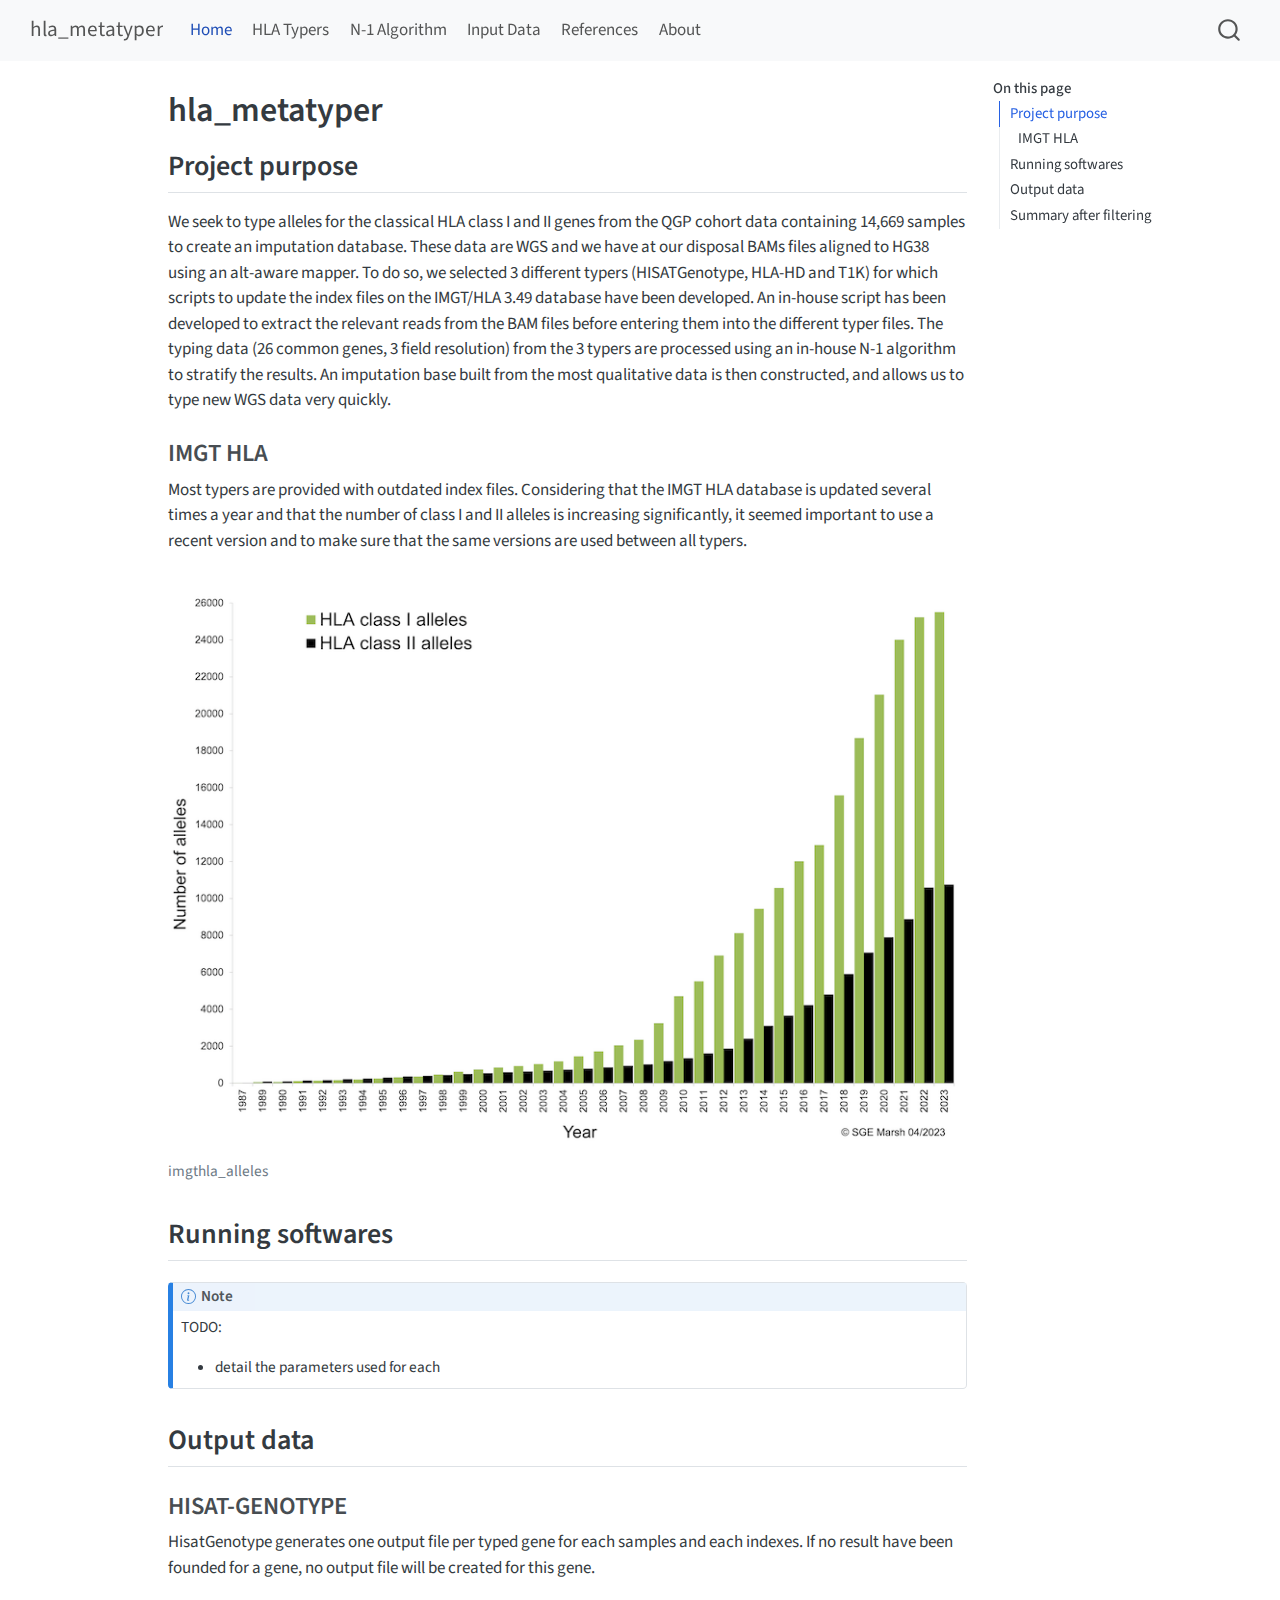
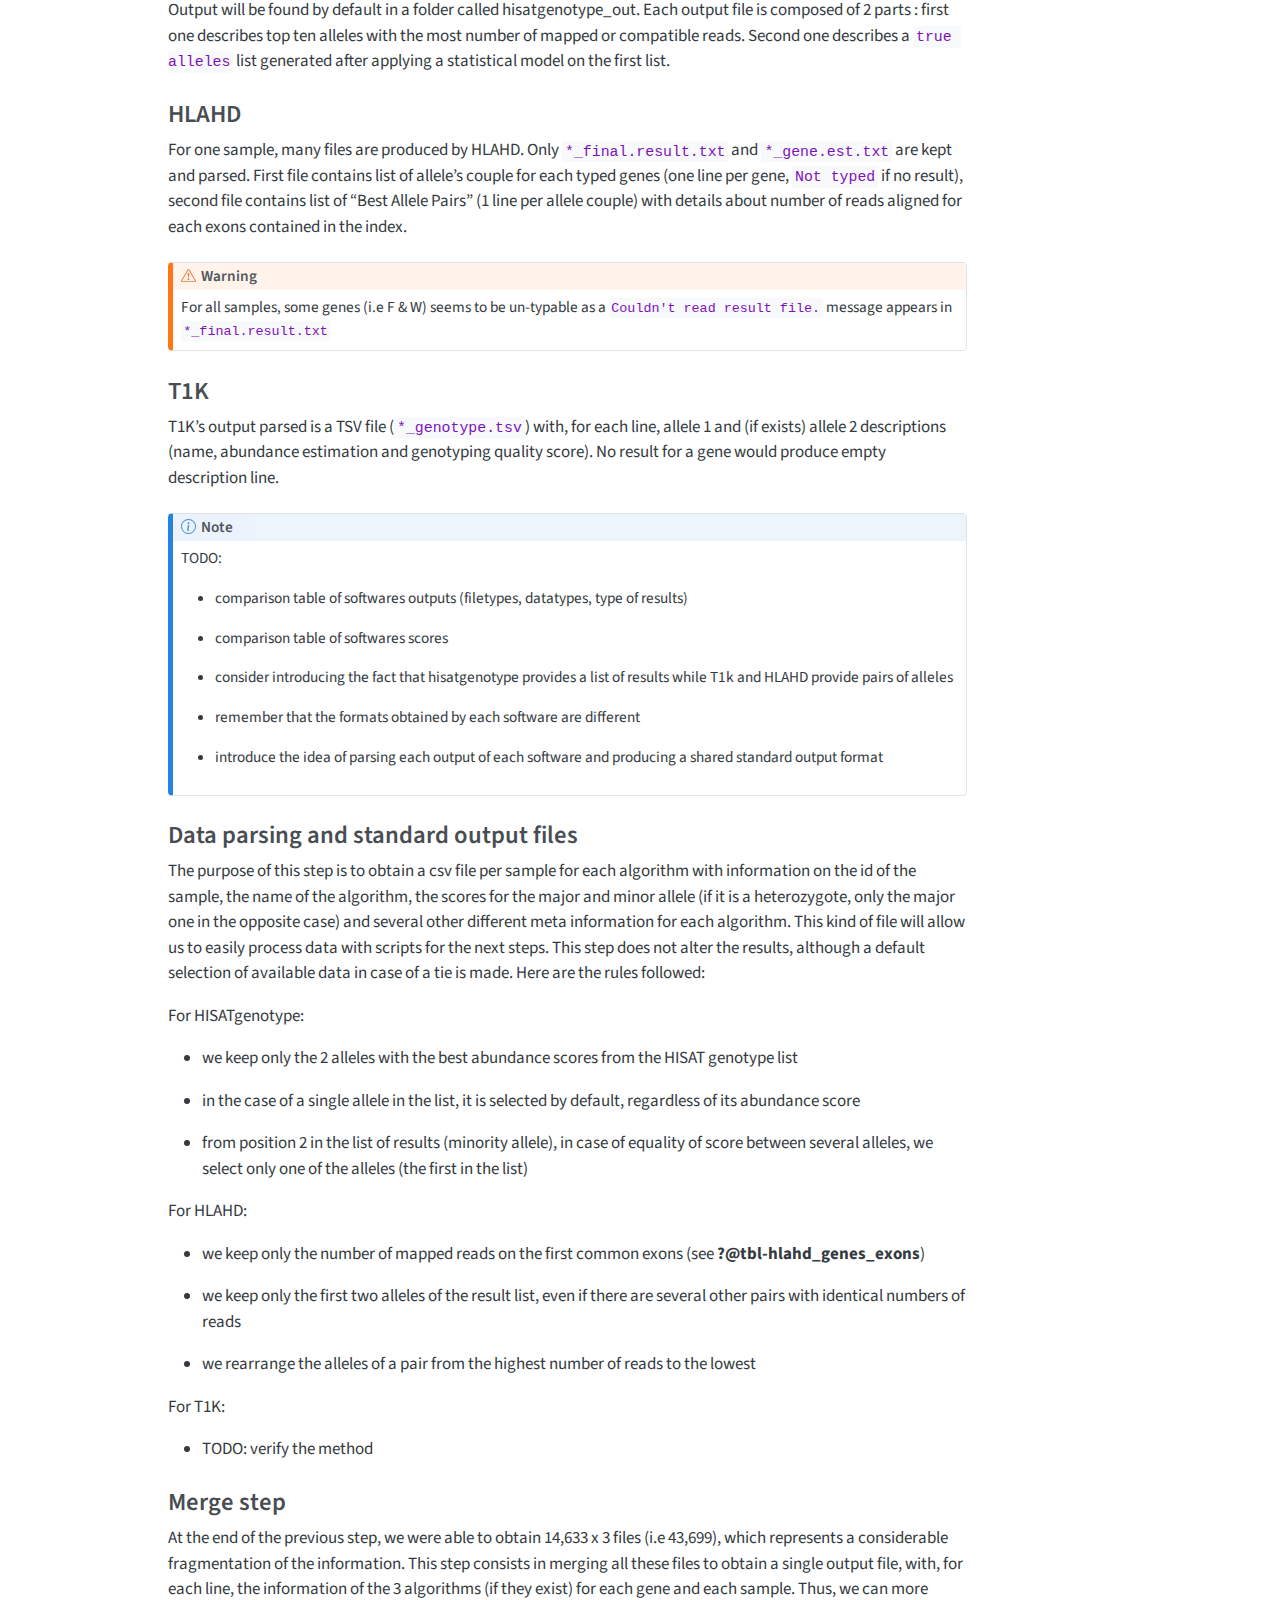
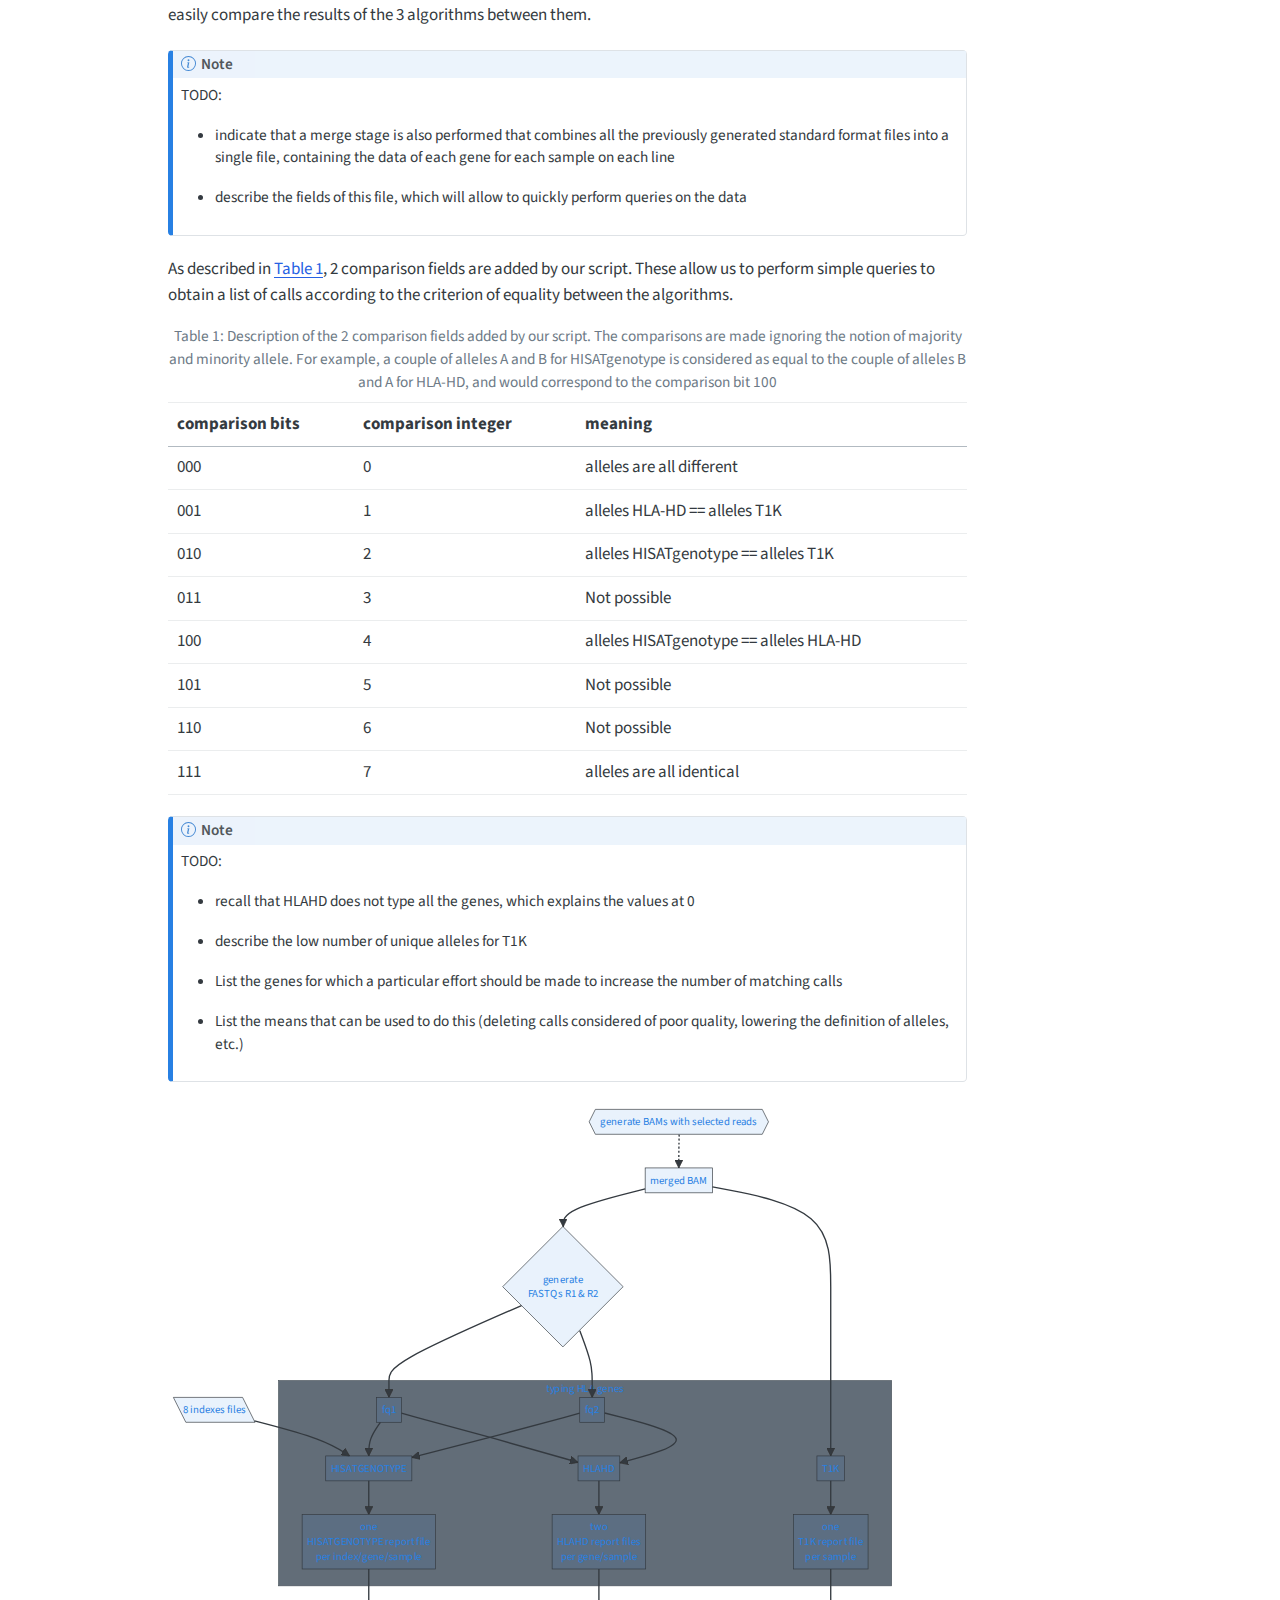
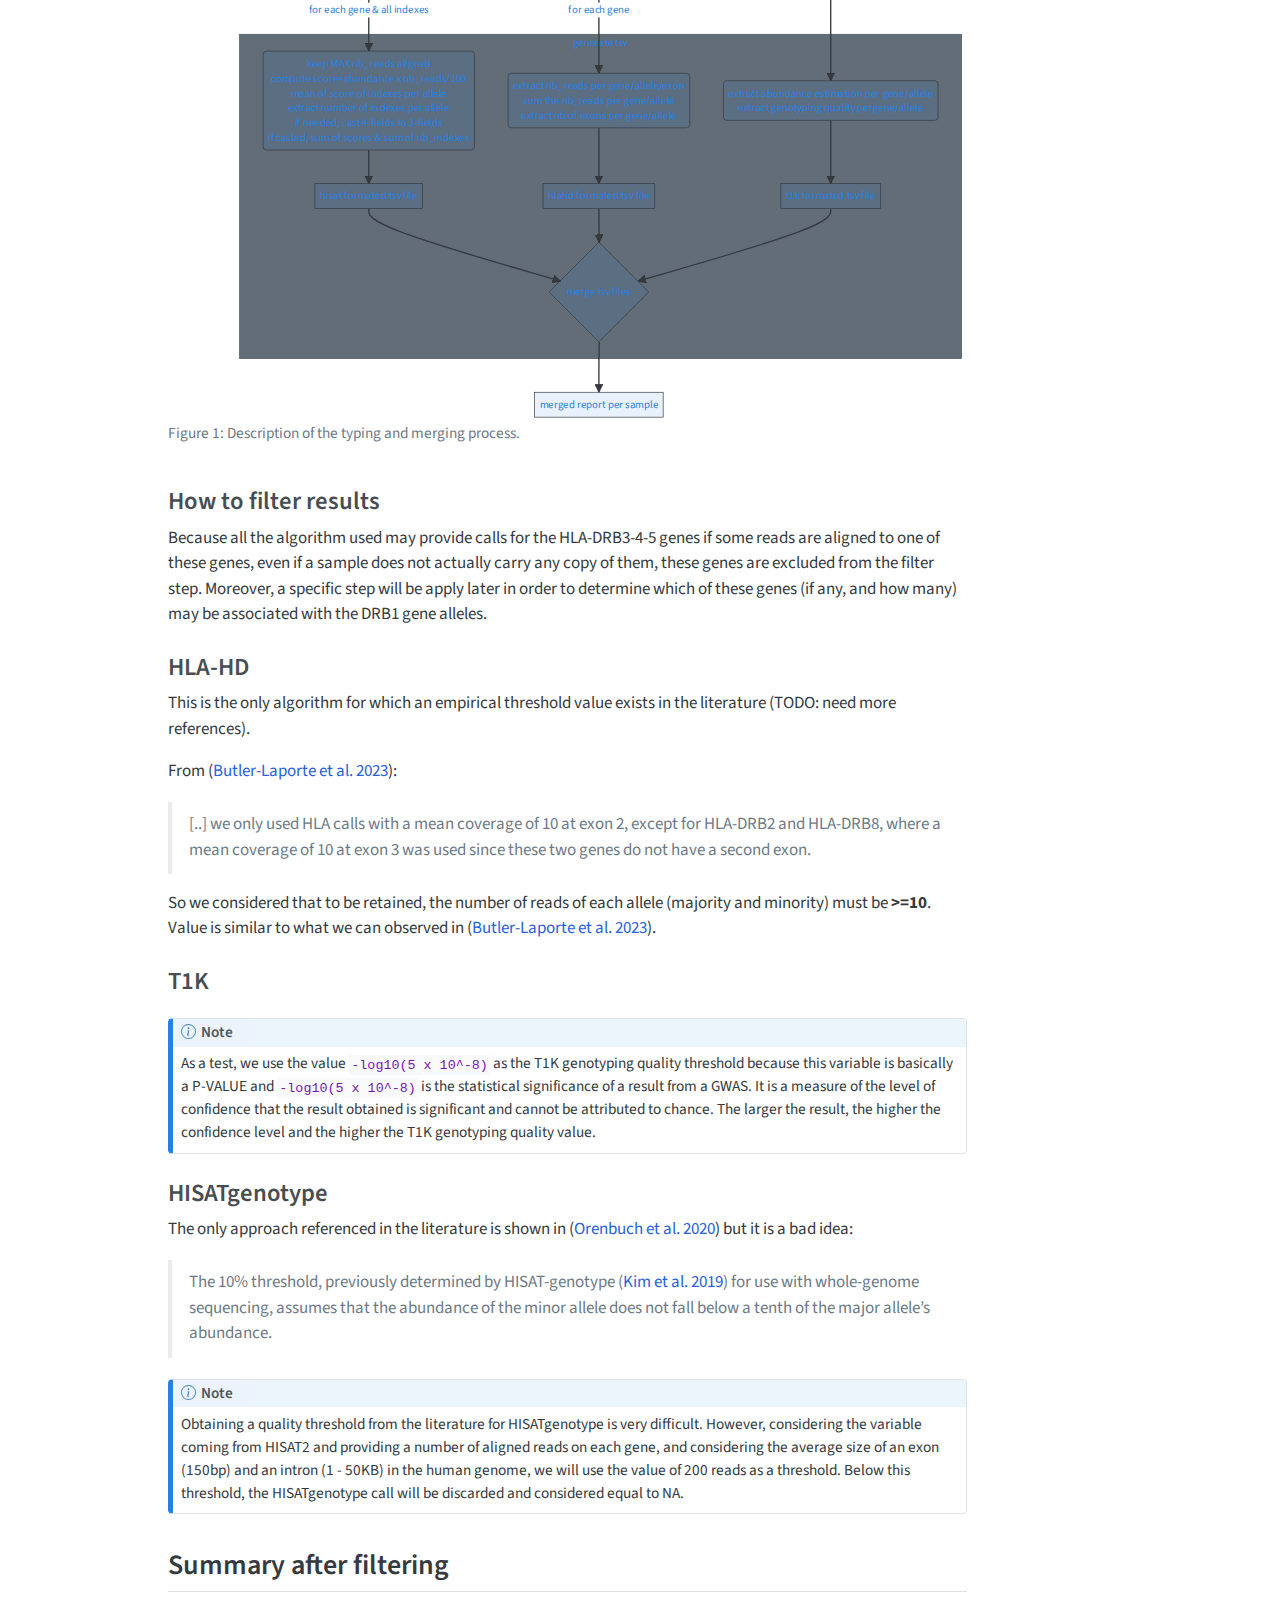
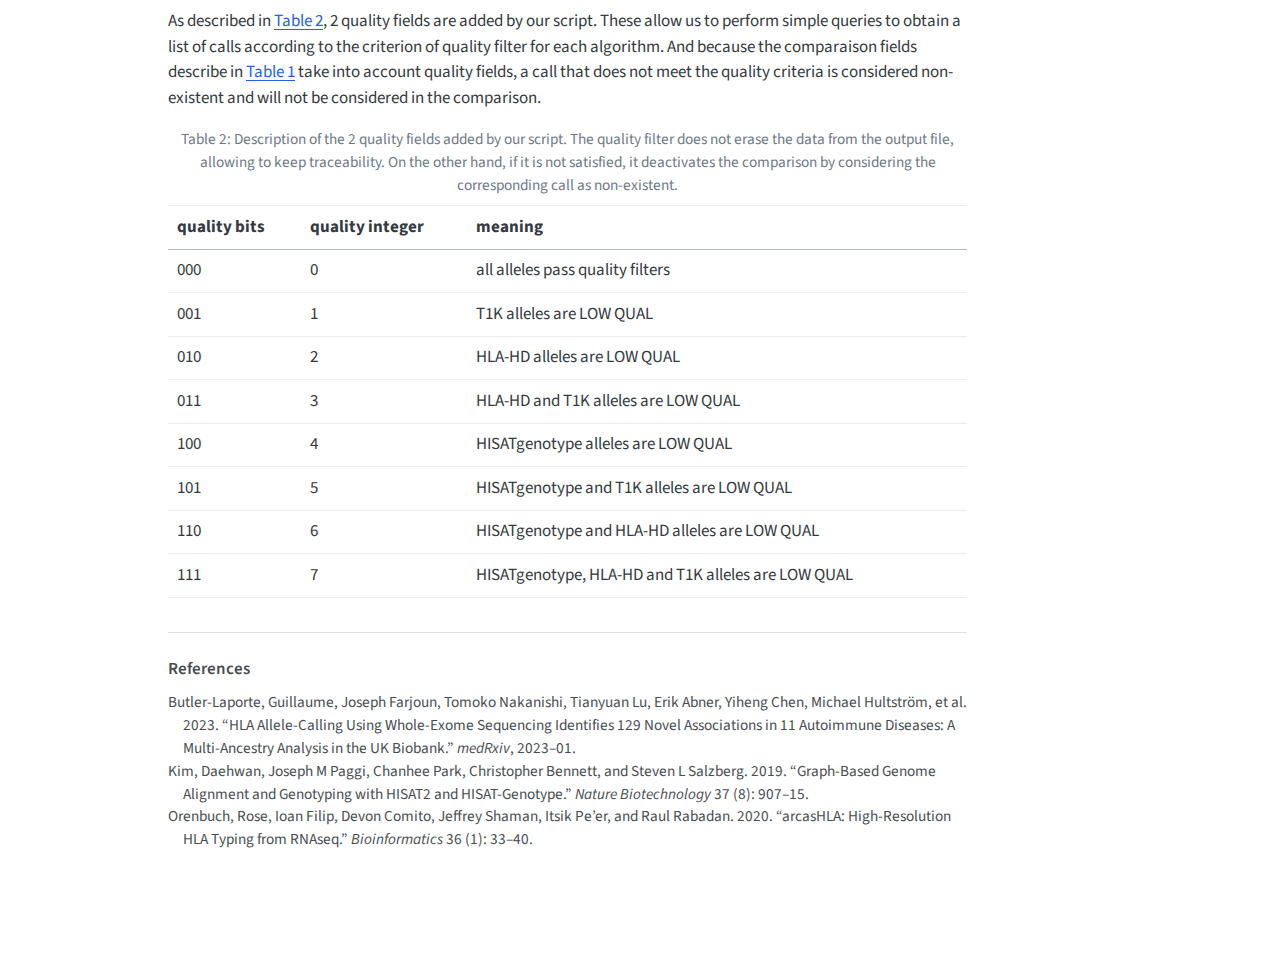
<file: index.html>
<!DOCTYPE html>
<html xmlns="http://www.w3.org/1999/xhtml" lang="en" xml:lang="en"><head>

<meta charset="utf-8">
<meta name="generator" content="quarto-1.4.550">

<meta name="viewport" content="width=device-width, initial-scale=1.0, user-scalable=yes">


<title>hla_metatyper</title>
<style>
code{white-space: pre-wrap;}
span.smallcaps{font-variant: small-caps;}
div.columns{display: flex; gap: min(4vw, 1.5em);}
div.column{flex: auto; overflow-x: auto;}
div.hanging-indent{margin-left: 1.5em; text-indent: -1.5em;}
ul.task-list{list-style: none;}
ul.task-list li input[type="checkbox"] {
  width: 0.8em;
  margin: 0 0.8em 0.2em -1em; /* quarto-specific, see https://github.com/quarto-dev/quarto-cli/issues/4556 */ 
  vertical-align: middle;
}
/* CSS for citations */
div.csl-bib-body { }
div.csl-entry {
  clear: both;
  margin-bottom: 0em;
}
.hanging-indent div.csl-entry {
  margin-left:2em;
  text-indent:-2em;
}
div.csl-left-margin {
  min-width:2em;
  float:left;
}
div.csl-right-inline {
  margin-left:2em;
  padding-left:1em;
}
div.csl-indent {
  margin-left: 2em;
}</style>


<script src="site_libs/quarto-nav/quarto-nav.js"></script>
<script src="site_libs/quarto-nav/headroom.min.js"></script>
<script src="site_libs/clipboard/clipboard.min.js"></script>
<script src="site_libs/quarto-search/autocomplete.umd.js"></script>
<script src="site_libs/quarto-search/fuse.min.js"></script>
<script src="site_libs/quarto-search/quarto-search.js"></script>
<meta name="quarto:offset" content="./">
<script src="site_libs/quarto-html/quarto.js"></script>
<script src="site_libs/quarto-html/popper.min.js"></script>
<script src="site_libs/quarto-html/tippy.umd.min.js"></script>
<script src="site_libs/quarto-html/anchor.min.js"></script>
<link href="site_libs/quarto-html/tippy.css" rel="stylesheet">
<link href="site_libs/quarto-html/quarto-syntax-highlighting.css" rel="stylesheet" id="quarto-text-highlighting-styles">
<script src="site_libs/bootstrap/bootstrap.min.js"></script>
<link href="site_libs/bootstrap/bootstrap-icons.css" rel="stylesheet">
<link href="site_libs/bootstrap/bootstrap.min.css" rel="stylesheet" id="quarto-bootstrap" data-mode="light">
<script id="quarto-search-options" type="application/json">{
  "location": "navbar",
  "copy-button": false,
  "collapse-after": 3,
  "panel-placement": "end",
  "type": "overlay",
  "limit": 50,
  "keyboard-shortcut": [
    "f",
    "/",
    "s"
  ],
  "show-item-context": false,
  "language": {
    "search-no-results-text": "No results",
    "search-matching-documents-text": "matching documents",
    "search-copy-link-title": "Copy link to search",
    "search-hide-matches-text": "Hide additional matches",
    "search-more-match-text": "more match in this document",
    "search-more-matches-text": "more matches in this document",
    "search-clear-button-title": "Clear",
    "search-text-placeholder": "",
    "search-detached-cancel-button-title": "Cancel",
    "search-submit-button-title": "Submit",
    "search-label": "Search"
  }
}</script>
<script src="site_libs/quarto-diagram/mermaid.min.js"></script>
<script src="site_libs/quarto-diagram/mermaid-init.js"></script>
<link href="site_libs/quarto-diagram/mermaid.css" rel="stylesheet">


<link rel="stylesheet" href="styles.css">
</head>

<body class="nav-fixed">

<div id="quarto-search-results"></div>
  <header id="quarto-header" class="headroom fixed-top">
    <nav class="navbar navbar-expand-lg " data-bs-theme="dark">
      <div class="navbar-container container-fluid">
      <div class="navbar-brand-container mx-auto">
    <a class="navbar-brand" href="./index.html">
    <span class="navbar-title">hla_metatyper</span>
    </a>
  </div>
            <div id="quarto-search" class="" title="Search"></div>
          <button class="navbar-toggler" type="button" data-bs-toggle="collapse" data-bs-target="#navbarCollapse" aria-controls="navbarCollapse" aria-expanded="false" aria-label="Toggle navigation" onclick="if (window.quartoToggleHeadroom) { window.quartoToggleHeadroom(); }">
  <span class="navbar-toggler-icon"></span>
</button>
          <div class="collapse navbar-collapse" id="navbarCollapse">
            <ul class="navbar-nav navbar-nav-scroll me-auto">
  <li class="nav-item">
    <a class="nav-link active" href="./index.html" aria-current="page"> 
<span class="menu-text">Home</span></a>
  </li>  
  <li class="nav-item">
    <a class="nav-link" href="./typers.html"> 
<span class="menu-text">HLA Typers</span></a>
  </li>  
  <li class="nav-item">
    <a class="nav-link" href="./n-1.html"> 
<span class="menu-text">N-1 Algorithm</span></a>
  </li>  
  <li class="nav-item">
    <a class="nav-link" href="./input.html"> 
<span class="menu-text">Input Data</span></a>
  </li>  
  <li class="nav-item">
    <a class="nav-link" href="./references.html"> 
<span class="menu-text">References</span></a>
  </li>  
  <li class="nav-item">
    <a class="nav-link" href="./about.html"> 
<span class="menu-text">About</span></a>
  </li>  
</ul>
          </div> <!-- /navcollapse -->
          <div class="quarto-navbar-tools">
</div>
      </div> <!-- /container-fluid -->
    </nav>
</header>
<!-- content -->
<div id="quarto-content" class="quarto-container page-columns page-rows-contents page-layout-article page-navbar">
<!-- sidebar -->
<!-- margin-sidebar -->
    <div id="quarto-margin-sidebar" class="sidebar margin-sidebar">
        <nav id="TOC" role="doc-toc" class="toc-active">
    <h2 id="toc-title">On this page</h2>
   
  <ul>
  <li><a href="#project-purpose" id="toc-project-purpose" class="nav-link active" data-scroll-target="#project-purpose">Project purpose</a>
  <ul class="collapse">
  <li><a href="#imgt-hla" id="toc-imgt-hla" class="nav-link" data-scroll-target="#imgt-hla">IMGT HLA</a></li>
  </ul></li>
  <li><a href="#running-softwares" id="toc-running-softwares" class="nav-link" data-scroll-target="#running-softwares">Running softwares</a></li>
  <li><a href="#output-data" id="toc-output-data" class="nav-link" data-scroll-target="#output-data">Output data</a>
  <ul class="collapse">
  <li><a href="#hisat-genotype" id="toc-hisat-genotype" class="nav-link" data-scroll-target="#hisat-genotype">HISAT-GENOTYPE</a></li>
  <li><a href="#hlahd" id="toc-hlahd" class="nav-link" data-scroll-target="#hlahd">HLAHD</a></li>
  <li><a href="#t1k" id="toc-t1k" class="nav-link" data-scroll-target="#t1k">T1K</a></li>
  <li><a href="#data-parsing-and-standard-output-files" id="toc-data-parsing-and-standard-output-files" class="nav-link" data-scroll-target="#data-parsing-and-standard-output-files">Data parsing and standard output files</a></li>
  <li><a href="#merge-step" id="toc-merge-step" class="nav-link" data-scroll-target="#merge-step">Merge step</a></li>
  <li><a href="#how-to-filter-results" id="toc-how-to-filter-results" class="nav-link" data-scroll-target="#how-to-filter-results">How to filter results</a></li>
  <li><a href="#sec-hlahd_filtering" id="toc-sec-hlahd_filtering" class="nav-link" data-scroll-target="#sec-hlahd_filtering">HLA-HD</a></li>
  <li><a href="#t1k-1" id="toc-t1k-1" class="nav-link" data-scroll-target="#t1k-1">T1K</a></li>
  <li><a href="#hisatgenotype" id="toc-hisatgenotype" class="nav-link" data-scroll-target="#hisatgenotype">HISATgenotype</a></li>
  </ul></li>
  <li><a href="#summary-after-filtering" id="toc-summary-after-filtering" class="nav-link" data-scroll-target="#summary-after-filtering">Summary after filtering</a></li>
  </ul>
</nav>
    </div>
<!-- main -->
<main class="content" id="quarto-document-content">

<header id="title-block-header" class="quarto-title-block default">
<div class="quarto-title">
<h1 class="title">hla_metatyper</h1>
</div>



<div class="quarto-title-meta">

    
  
    
  </div>
  


</header>


<section id="project-purpose" class="level2">
<h2 class="anchored" data-anchor-id="project-purpose">Project purpose</h2>
<p>We seek to type alleles for the classical HLA class I and II genes from the QGP cohort data containing 14,669 samples to create an imputation database. These data are WGS and we have at our disposal BAMs files aligned to HG38 using an alt-aware mapper. To do so, we selected 3 different typers (HISATGenotype, HLA-HD and T1K) for which scripts to update the index files on the IMGT/HLA 3.49 database have been developed. An in-house script has been developed to extract the relevant reads from the BAM files before entering them into the different typer files. The typing data (26 common genes, 3 field resolution) from the 3 typers are processed using an in-house N-1 algorithm to stratify the results. An imputation base built from the most qualitative data is then constructed, and allows us to type new WGS data very quickly.</p>
<section id="imgt-hla" class="level3">
<h3 class="anchored" data-anchor-id="imgt-hla">IMGT HLA</h3>
<p>Most typers are provided with outdated index files. Considering that the IMGT HLA database is updated several times a year and that the number of class I and II alleles is increasing significantly, it seemed important to use a recent version and to make sure that the same versions are used between all typers.</p>
<div class="quarto-figure quarto-figure-center">
<figure class="figure">
<p><img src="figures_tables/graph_nb_alleles_by_year_1987-march2023.png" class="img-fluid figure-img"></p>
<figcaption>imgthla_alleles</figcaption>
</figure>
</div>
</section>
</section>
<section id="running-softwares" class="level2">
<h2 class="anchored" data-anchor-id="running-softwares">Running softwares</h2>
<div class="callout callout-style-default callout-note callout-titled">
<div class="callout-header d-flex align-content-center">
<div class="callout-icon-container">
<i class="callout-icon"></i>
</div>
<div class="callout-title-container flex-fill">
Note
</div>
</div>
<div class="callout-body-container callout-body">
<p>TODO:</p>
<ul>
<li>detail the parameters used for each</li>
</ul>
</div>
</div>
</section>
<section id="output-data" class="level2">
<h2 class="anchored" data-anchor-id="output-data">Output data</h2>
<section id="hisat-genotype" class="level3">
<h3 class="anchored" data-anchor-id="hisat-genotype">HISAT-GENOTYPE</h3>
<p>HisatGenotype generates one output file per typed gene for each samples and each indexes. If no result have been founded for a gene, no output file will be created for this gene.</p>
<p>Output will be found by default in a folder called hisatgenotype_out. Each output file is composed of 2 parts : first one describes top ten alleles with the most number of mapped or compatible reads. Second one describes a <code>true alleles</code> list generated after applying a statistical model on the first list.</p>
</section>
<section id="hlahd" class="level3">
<h3 class="anchored" data-anchor-id="hlahd">HLAHD</h3>
<p>For one sample, many files are produced by HLAHD. Only <code>*_final.result.txt</code> and <code>*_gene.est.txt</code> are kept and parsed. First file contains list of allele’s couple for each typed genes (one line per gene, <code>Not typed</code> if no result), second file contains list of “Best Allele Pairs” (1 line per allele couple) with details about number of reads aligned for each exons contained in the index.</p>
<div class="callout callout-style-default callout-warning callout-titled">
<div class="callout-header d-flex align-content-center">
<div class="callout-icon-container">
<i class="callout-icon"></i>
</div>
<div class="callout-title-container flex-fill">
Warning
</div>
</div>
<div class="callout-body-container callout-body">
<p>For all samples, some genes (i.e F &amp; W) seems to be un-typable as a <code>Couldn't read result file.</code> message appears in <code>*_final.result.txt</code></p>
</div>
</div>
</section>
<section id="t1k" class="level3">
<h3 class="anchored" data-anchor-id="t1k">T1K</h3>
<p>T1K’s output parsed is a TSV file (<code>*_genotype.tsv</code>) with, for each line, allele 1 and (if exists) allele 2 descriptions (name, abundance estimation and genotyping quality score). No result for a gene would produce empty description line.</p>
<div class="callout callout-style-default callout-note callout-titled">
<div class="callout-header d-flex align-content-center">
<div class="callout-icon-container">
<i class="callout-icon"></i>
</div>
<div class="callout-title-container flex-fill">
Note
</div>
</div>
<div class="callout-body-container callout-body">
<p>TODO:</p>
<ul>
<li><p>comparison table of softwares outputs (filetypes, datatypes, type of results)</p></li>
<li><p>comparison table of softwares scores</p></li>
<li><p>consider introducing the fact that hisatgenotype provides a list of results while T1k and HLAHD provide pairs of alleles</p></li>
<li><p>remember that the formats obtained by each software are different</p></li>
<li><p>introduce the idea of parsing each output of each software and producing a shared standard output format</p></li>
</ul>
</div>
</div>
</section>
<section id="data-parsing-and-standard-output-files" class="level3">
<h3 class="anchored" data-anchor-id="data-parsing-and-standard-output-files">Data parsing and standard output files</h3>
<p>The purpose of this step is to obtain a csv file per sample for each algorithm with information on the id of the sample, the name of the algorithm, the scores for the major and minor allele (if it is a heterozygote, only the major one in the opposite case) and several other different meta information for each algorithm. This kind of file will allow us to easily process data with scripts for the next steps. This step does not alter the results, although a default selection of available data in case of a tie is made. Here are the rules followed:</p>
<p>For HISATgenotype:</p>
<ul>
<li><p>we keep only the 2 alleles with the best abundance scores from the HISAT genotype list</p></li>
<li><p>in the case of a single allele in the list, it is selected by default, regardless of its abundance score</p></li>
<li><p>from position 2 in the list of results (minority allele), in case of equality of score between several alleles, we select only one of the alleles (the first in the list)</p></li>
</ul>
<p>For HLAHD:</p>
<ul>
<li><p>we keep only the number of mapped reads on the first common exons (see <strong>?@tbl-hlahd_genes_exons</strong>)</p></li>
<li><p>we keep only the first two alleles of the result list, even if there are several other pairs with identical numbers of reads</p></li>
<li><p>we rearrange the alleles of a pair from the highest number of reads to the lowest</p></li>
</ul>
<p>For T1K:</p>
<ul>
<li>TODO: verify the method</li>
</ul>
</section>
<section id="merge-step" class="level3">
<h3 class="anchored" data-anchor-id="merge-step">Merge step</h3>
<p>At the end of the previous step, we were able to obtain 14,633 x 3 files (i.e 43,699), which represents a considerable fragmentation of the information. This step consists in merging all these files to obtain a single output file, with, for each line, the information of the 3 algorithms (if they exist) for each gene and each sample. Thus, we can more easily compare the results of the 3 algorithms between them.</p>
<div class="callout callout-style-default callout-note callout-titled">
<div class="callout-header d-flex align-content-center">
<div class="callout-icon-container">
<i class="callout-icon"></i>
</div>
<div class="callout-title-container flex-fill">
Note
</div>
</div>
<div class="callout-body-container callout-body">
<p>TODO:</p>
<ul>
<li><p>indicate that a merge stage is also performed that combines all the previously generated standard format files into a single file, containing the data of each gene for each sample on each line</p></li>
<li><p>describe the fields of this file, which will allow to quickly perform queries on the data</p></li>
</ul>
</div>
</div>
<p>As described in <a href="#tbl-comparison_fields" class="quarto-xref">Table&nbsp;1</a>, 2 comparison fields are added by our script. These allow us to perform simple queries to obtain a list of calls according to the criterion of equality between the algorithms.</p>
<div id="tbl-comparison_fields" class="quarto-float anchored">
<figure class="quarto-float quarto-float-tbl figure">
<figcaption class="quarto-float-caption-top quarto-float-caption quarto-float-tbl" id="tbl-comparison_fields-caption-0ceaefa1-69ba-4598-a22c-09a6ac19f8ca">
Table&nbsp;1: Description of the 2 comparison fields added by our script. The comparisons are made ignoring the notion of majority and minority allele. For example, a couple of alleles A and B for HISATgenotype is considered as equal to the couple of alleles B and A for HLA-HD, and would correspond to the comparison bit 100
</figcaption>
<div aria-describedby="tbl-comparison_fields-caption-0ceaefa1-69ba-4598-a22c-09a6ac19f8ca">
<table class="table">
<thead>
<tr class="header">
<th>comparison bits</th>
<th>comparison integer</th>
<th>meaning</th>
</tr>
</thead>
<tbody>
<tr class="odd">
<td>000</td>
<td>0</td>
<td>alleles are all different</td>
</tr>
<tr class="even">
<td>001</td>
<td>1</td>
<td>alleles HLA-HD == alleles T1K</td>
</tr>
<tr class="odd">
<td>010</td>
<td>2</td>
<td>alleles HISATgenotype == alleles T1K</td>
</tr>
<tr class="even">
<td>011</td>
<td>3</td>
<td>Not possible</td>
</tr>
<tr class="odd">
<td>100</td>
<td>4</td>
<td>alleles HISATgenotype == alleles HLA-HD</td>
</tr>
<tr class="even">
<td>101</td>
<td>5</td>
<td>Not possible</td>
</tr>
<tr class="odd">
<td>110</td>
<td>6</td>
<td>Not possible</td>
</tr>
<tr class="even">
<td>111</td>
<td>7</td>
<td>alleles are all identical</td>
</tr>
</tbody>
</table>
</div>
</figure>
</div>
<div class="callout callout-style-default callout-note callout-titled">
<div class="callout-header d-flex align-content-center">
<div class="callout-icon-container">
<i class="callout-icon"></i>
</div>
<div class="callout-title-container flex-fill">
Note
</div>
</div>
<div class="callout-body-container callout-body">
<p>TODO:</p>
<ul>
<li><p>recall that HLAHD does not type all the genes, which explains the values at 0</p></li>
<li><p>describe the low number of unique alleles for T1K</p></li>
<li><p>List the genes for which a particular effort should be made to increase the number of matching calls</p></li>
<li><p>List the means that can be used to do this (deleting calls considered of poor quality, lowering the definition of alleles, etc.)</p></li>
</ul>
</div>
</div>
<div class="cell" data-fig-width="8" data-layout-align="default">
<div class="cell-output-display">
<div id="fig-typing_merging" class="quarto-figure quarto-figure-center quarto-float anchored">
<figure class="quarto-float quarto-float-fig figure">
<div aria-describedby="fig-typing_merging-caption-0ceaefa1-69ba-4598-a22c-09a6ac19f8ca">
<div>
<pre class="mermaid mermaid-js" data-label="fig-typing_merging">flowchart 

    extraction_process{{generate BAMs with selected reads}}-.-&gt;merge_bam

    generate_fastqs{generate\nFASTQs R1 &amp; R2}
    merge_bam[merged BAM] --&gt; generate_fastqs
    generate_fastqs --&gt; fq1
    generate_fastqs --&gt; fq2
    
    merge_bam --&gt;t1k[T1K]

    bed_mhc[\8 indexes files\]--&gt;hisat[HISATGENOTYPE]

    subgraph typing HLA genes
        fq1 --&gt; hisat
        fq2 --&gt; hisat
        fq1 --&gt; hlahd[HLAHD]
        fq2 --&gt; hlahd[HLAHD]
        t1k --&gt; t1k_report[one\nT1K report file\nper sample]
        hlahd --&gt; hlahd_reports[two\nHLAHD report files\nper gene/sample]
        hisat --&gt; hisat_reports[one\nHISATGENOTYPE report file\nper index/gene/sample]
    end

    subgraph generate tsv
        hisat_reports --&gt;|for each gene &amp; all indexes|hisat_formater(keep MAX nb_reads aligned\ncompute score=abundance x nb_reads/100\nmean of score of indexes per allele\nextract number of indexes per allele\nif needed, cast 4-fields to 3-fields\nif casted, sum of scores &amp; sum of nb_indexes)
        hlahd_reports --&gt;|for each gene|hlahd_formater(extract nb_reads per gene/allele/exon\nsum the nb_reads per gene/allele\nextract nb of exons per gene/allele )
        t1k_report --&gt;t1k_formater(extract abundance estimation per gene/allele\nextract genotyping quality pergene/allele)
        hisat_formater --&gt; hisat_tsv_file[hisat formated tsv file]
        hlahd_formater --&gt; hlahd_tsv_file[hlahd formated tsv file]
        t1k_formater --&gt; t1k_tsv_file[t1k formated tsv file]
        hisat_tsv_file --&gt; merge_tsv{merge tsv files}
        hlahd_tsv_file --&gt; merge_tsv
        t1k_tsv_file --&gt; merge_tsv
    end

    merge_tsv --&gt; all_typers[merged report per sample]
</pre>
</div>
</div>
<figcaption class="quarto-float-caption-bottom quarto-float-caption quarto-float-fig" id="fig-typing_merging-caption-0ceaefa1-69ba-4598-a22c-09a6ac19f8ca">
Figure&nbsp;1: Description of the typing and merging process.
</figcaption>
</figure>
</div>
</div>
</div>
</section>
<section id="how-to-filter-results" class="level3">
<h3 class="anchored" data-anchor-id="how-to-filter-results">How to filter results</h3>
<p>Because all the algorithm used may provide calls for the HLA-DRB3-4-5 genes if some reads are aligned to one of these genes, even if a sample does not actually carry any copy of them, these genes are excluded from the filter step. Moreover, a specific step will be apply later in order to determine which of these genes (if any, and how many) may be associated with the DRB1 gene alleles.</p>
</section>
<section id="sec-hlahd_filtering" class="level3">
<h3 class="anchored" data-anchor-id="sec-hlahd_filtering">HLA-HD</h3>
<p>This is the only algorithm for which an empirical threshold value exists in the literature (TODO: need more references).</p>
<p>From <span class="citation" data-cites="butler2023hla">(<a href="#ref-butler2023hla" role="doc-biblioref">Butler-Laporte et al. 2023</a>)</span>:</p>
<blockquote class="blockquote">
<p>[..] we only used HLA calls with a mean coverage of 10 at exon 2, except for HLA-DRB2 and HLA-DRB8, where a mean coverage of 10 at exon 3 was used since these two genes do not have a second exon.</p>
</blockquote>
<p>So we considered that to be retained, the number of reads of each allele (majority and minority) must be <strong>&gt;=10</strong>. Value is similar to what we can observed in <span class="citation" data-cites="butler2023hla">(<a href="#ref-butler2023hla" role="doc-biblioref">Butler-Laporte et al. 2023</a>)</span>.</p>
</section>
<section id="t1k-1" class="level3">
<h3 class="anchored" data-anchor-id="t1k-1">T1K</h3>
<!-- There is no empirical filter. However, we can observe the distribution of the sum of the abundance score values from @fig-t1k_abundances_distribution and the sum of the genotype quality vs sum of the abundances from @fig-t1k_abundances_gqual -->
<div class="callout callout-style-default callout-note callout-titled">
<div class="callout-header d-flex align-content-center">
<div class="callout-icon-container">
<i class="callout-icon"></i>
</div>
<div class="callout-title-container flex-fill">
Note
</div>
</div>
<div class="callout-body-container callout-body">
<p>As a test, we use the value <code>-log10(5 x 10^-8)</code> as the T1K genotyping quality threshold because this variable is basically a P-VALUE and <code>-log10(5 x 10^-8)</code> is the statistical significance of a result from a GWAS. It is a measure of the level of confidence that the result obtained is significant and cannot be attributed to chance. The larger the result, the higher the confidence level and the higher the T1K genotyping quality value.</p>
</div>
</div>
</section>
<section id="hisatgenotype" class="level3">
<h3 class="anchored" data-anchor-id="hisatgenotype">HISATgenotype</h3>
<!-- Let's observe the distribution of the sum of the abundance score values from @fig-hisat_abundances_distribution -->
<p>The only approach referenced in the literature is shown in <span class="citation" data-cites="orenbuch2020arcashla">(<a href="#ref-orenbuch2020arcashla" role="doc-biblioref">Orenbuch et al. 2020</a>)</span> but it is a bad idea:</p>
<blockquote class="blockquote">
<p>The 10% threshold, previously determined by HISAT-genotype <span class="citation" data-cites="kim2019graph">(<a href="#ref-kim2019graph" role="doc-biblioref">Kim et al. 2019</a>)</span> for use with whole-genome sequencing, assumes that the abundance of the minor allele does not fall below a tenth of the major allele’s abundance.</p>
</blockquote>
<div class="callout callout-style-default callout-note callout-titled">
<div class="callout-header d-flex align-content-center">
<div class="callout-icon-container">
<i class="callout-icon"></i>
</div>
<div class="callout-title-container flex-fill">
Note
</div>
</div>
<div class="callout-body-container callout-body">
<p>Obtaining a quality threshold from the literature for HISATgenotype is very difficult. However, considering the variable coming from HISAT2 and providing a number of aligned reads on each gene, and considering the average size of an exon (150bp) and an intron (1 - 50KB) in the human genome, we will use the value of 200 reads as a threshold. Below this threshold, the HISATgenotype call will be discarded and considered equal to NA.</p>
</div>
</div>
</section>
</section>
<section id="summary-after-filtering" class="level2">
<h2 class="anchored" data-anchor-id="summary-after-filtering">Summary after filtering</h2>
<p>As described in <a href="#tbl-quality_fields" class="quarto-xref">Table&nbsp;2</a>, 2 quality fields are added by our script. These allow us to perform simple queries to obtain a list of calls according to the criterion of quality filter for each algorithm. And because the comparaison fields describe in <a href="#tbl-comparison_fields" class="quarto-xref">Table&nbsp;1</a> take into account quality fields, a call that does not meet the quality criteria is considered non-existent and will not be considered in the comparison.</p>
<div id="tbl-quality_fields" class="quarto-float anchored">
<figure class="quarto-float quarto-float-tbl figure">
<figcaption class="quarto-float-caption-top quarto-float-caption quarto-float-tbl" id="tbl-quality_fields-caption-0ceaefa1-69ba-4598-a22c-09a6ac19f8ca">
Table&nbsp;2: Description of the 2 quality fields added by our script. The quality filter does not erase the data from the output file, allowing to keep traceability. On the other hand, if it is not satisfied, it deactivates the comparison by considering the corresponding call as non-existent.
</figcaption>
<div aria-describedby="tbl-quality_fields-caption-0ceaefa1-69ba-4598-a22c-09a6ac19f8ca">
<table class="table">
<thead>
<tr class="header">
<th>quality bits</th>
<th>quality integer</th>
<th>meaning</th>
</tr>
</thead>
<tbody>
<tr class="odd">
<td>000</td>
<td>0</td>
<td>all alleles pass quality filters</td>
</tr>
<tr class="even">
<td>001</td>
<td>1</td>
<td>T1K alleles are LOW QUAL</td>
</tr>
<tr class="odd">
<td>010</td>
<td>2</td>
<td>HLA-HD alleles are LOW QUAL</td>
</tr>
<tr class="even">
<td>011</td>
<td>3</td>
<td>HLA-HD and T1K alleles are LOW QUAL</td>
</tr>
<tr class="odd">
<td>100</td>
<td>4</td>
<td>HISATgenotype alleles are LOW QUAL</td>
</tr>
<tr class="even">
<td>101</td>
<td>5</td>
<td>HISATgenotype and T1K alleles are LOW QUAL</td>
</tr>
<tr class="odd">
<td>110</td>
<td>6</td>
<td>HISATgenotype and HLA-HD alleles are LOW QUAL</td>
</tr>
<tr class="even">
<td>111</td>
<td>7</td>
<td>HISATgenotype, HLA-HD and T1K alleles are LOW QUAL</td>
</tr>
</tbody>
</table>
</div>
</figure>
</div>



</section>

<div id="quarto-appendix" class="default"><section class="quarto-appendix-contents" role="doc-bibliography" id="quarto-bibliography"><h2 class="anchored quarto-appendix-heading">References</h2><div id="refs" class="references csl-bib-body hanging-indent" data-entry-spacing="0" role="list">
<div id="ref-butler2023hla" class="csl-entry" role="listitem">
Butler-Laporte, Guillaume, Joseph Farjoun, Tomoko Nakanishi, Tianyuan Lu, Erik Abner, Yiheng Chen, Michael Hultström, et al. 2023. <span>“HLA Allele-Calling Using Whole-Exome Sequencing Identifies 129 Novel Associations in 11 Autoimmune Diseases: A Multi-Ancestry Analysis in the UK Biobank.”</span> <em>medRxiv</em>, 2023–01.
</div>
<div id="ref-kim2019graph" class="csl-entry" role="listitem">
Kim, Daehwan, Joseph M Paggi, Chanhee Park, Christopher Bennett, and Steven L Salzberg. 2019. <span>“Graph-Based Genome Alignment and Genotyping with HISAT2 and HISAT-Genotype.”</span> <em>Nature Biotechnology</em> 37 (8): 907–15.
</div>
<div id="ref-orenbuch2020arcashla" class="csl-entry" role="listitem">
Orenbuch, Rose, Ioan Filip, Devon Comito, Jeffrey Shaman, Itsik Pe’er, and Raul Rabadan. 2020. <span>“arcasHLA: High-Resolution HLA Typing from RNAseq.”</span> <em>Bioinformatics</em> 36 (1): 33–40.
</div>
</div></section></div></main> <!-- /main -->
<script id="quarto-html-after-body" type="application/javascript">
window.document.addEventListener("DOMContentLoaded", function (event) {
  const toggleBodyColorMode = (bsSheetEl) => {
    const mode = bsSheetEl.getAttribute("data-mode");
    const bodyEl = window.document.querySelector("body");
    if (mode === "dark") {
      bodyEl.classList.add("quarto-dark");
      bodyEl.classList.remove("quarto-light");
    } else {
      bodyEl.classList.add("quarto-light");
      bodyEl.classList.remove("quarto-dark");
    }
  }
  const toggleBodyColorPrimary = () => {
    const bsSheetEl = window.document.querySelector("link#quarto-bootstrap");
    if (bsSheetEl) {
      toggleBodyColorMode(bsSheetEl);
    }
  }
  toggleBodyColorPrimary();  
  const icon = "";
  const anchorJS = new window.AnchorJS();
  anchorJS.options = {
    placement: 'right',
    icon: icon
  };
  anchorJS.add('.anchored');
  const isCodeAnnotation = (el) => {
    for (const clz of el.classList) {
      if (clz.startsWith('code-annotation-')) {                     
        return true;
      }
    }
    return false;
  }
  const clipboard = new window.ClipboardJS('.code-copy-button', {
    text: function(trigger) {
      const codeEl = trigger.previousElementSibling.cloneNode(true);
      for (const childEl of codeEl.children) {
        if (isCodeAnnotation(childEl)) {
          childEl.remove();
        }
      }
      return codeEl.innerText;
    }
  });
  clipboard.on('success', function(e) {
    // button target
    const button = e.trigger;
    // don't keep focus
    button.blur();
    // flash "checked"
    button.classList.add('code-copy-button-checked');
    var currentTitle = button.getAttribute("title");
    button.setAttribute("title", "Copied!");
    let tooltip;
    if (window.bootstrap) {
      button.setAttribute("data-bs-toggle", "tooltip");
      button.setAttribute("data-bs-placement", "left");
      button.setAttribute("data-bs-title", "Copied!");
      tooltip = new bootstrap.Tooltip(button, 
        { trigger: "manual", 
          customClass: "code-copy-button-tooltip",
          offset: [0, -8]});
      tooltip.show();    
    }
    setTimeout(function() {
      if (tooltip) {
        tooltip.hide();
        button.removeAttribute("data-bs-title");
        button.removeAttribute("data-bs-toggle");
        button.removeAttribute("data-bs-placement");
      }
      button.setAttribute("title", currentTitle);
      button.classList.remove('code-copy-button-checked');
    }, 1000);
    // clear code selection
    e.clearSelection();
  });
    var localhostRegex = new RegExp(/^(?:http|https):\/\/localhost\:?[0-9]*\//);
    var mailtoRegex = new RegExp(/^mailto:/);
      var filterRegex = new RegExp('/' + window.location.host + '/');
    var isInternal = (href) => {
        return filterRegex.test(href) || localhostRegex.test(href) || mailtoRegex.test(href);
    }
    // Inspect non-navigation links and adorn them if external
 	var links = window.document.querySelectorAll('a[href]:not(.nav-link):not(.navbar-brand):not(.toc-action):not(.sidebar-link):not(.sidebar-item-toggle):not(.pagination-link):not(.no-external):not([aria-hidden]):not(.dropdown-item):not(.quarto-navigation-tool)');
    for (var i=0; i<links.length; i++) {
      const link = links[i];
      if (!isInternal(link.href)) {
          // target, if specified
          link.setAttribute("target", "_blank");
          if (link.getAttribute("rel") === null) {
            link.setAttribute("rel", "noopener");
          }
          // default icon
          link.classList.add("external");
      }
    }
  function tippyHover(el, contentFn, onTriggerFn, onUntriggerFn) {
    const config = {
      allowHTML: true,
      maxWidth: 500,
      delay: 100,
      arrow: false,
      appendTo: function(el) {
          return el.parentElement;
      },
      interactive: true,
      interactiveBorder: 10,
      theme: 'quarto',
      placement: 'bottom-start',
    };
    if (contentFn) {
      config.content = contentFn;
    }
    if (onTriggerFn) {
      config.onTrigger = onTriggerFn;
    }
    if (onUntriggerFn) {
      config.onUntrigger = onUntriggerFn;
    }
    window.tippy(el, config); 
  }
  const noterefs = window.document.querySelectorAll('a[role="doc-noteref"]');
  for (var i=0; i<noterefs.length; i++) {
    const ref = noterefs[i];
    tippyHover(ref, function() {
      // use id or data attribute instead here
      let href = ref.getAttribute('data-footnote-href') || ref.getAttribute('href');
      try { href = new URL(href).hash; } catch {}
      const id = href.replace(/^#\/?/, "");
      const note = window.document.getElementById(id);
      return note.innerHTML;
    });
  }
  const xrefs = window.document.querySelectorAll('a.quarto-xref');
  const processXRef = (id, note) => {
    // Strip column container classes
    const stripColumnClz = (el) => {
      el.classList.remove("page-full", "page-columns");
      if (el.children) {
        for (const child of el.children) {
          stripColumnClz(child);
        }
      }
    }
    stripColumnClz(note)
    if (id === null || id.startsWith('sec-')) {
      // Special case sections, only their first couple elements
      const container = document.createElement("div");
      if (note.children && note.children.length > 2) {
        container.appendChild(note.children[0].cloneNode(true));
        for (let i = 1; i < note.children.length; i++) {
          const child = note.children[i];
          if (child.tagName === "P" && child.innerText === "") {
            continue;
          } else {
            container.appendChild(child.cloneNode(true));
            break;
          }
        }
        if (window.Quarto?.typesetMath) {
          window.Quarto.typesetMath(container);
        }
        return container.innerHTML
      } else {
        if (window.Quarto?.typesetMath) {
          window.Quarto.typesetMath(note);
        }
        return note.innerHTML;
      }
    } else {
      // Remove any anchor links if they are present
      const anchorLink = note.querySelector('a.anchorjs-link');
      if (anchorLink) {
        anchorLink.remove();
      }
      if (window.Quarto?.typesetMath) {
        window.Quarto.typesetMath(note);
      }
      // TODO in 1.5, we should make sure this works without a callout special case
      if (note.classList.contains("callout")) {
        return note.outerHTML;
      } else {
        return note.innerHTML;
      }
    }
  }
  for (var i=0; i<xrefs.length; i++) {
    const xref = xrefs[i];
    tippyHover(xref, undefined, function(instance) {
      instance.disable();
      let url = xref.getAttribute('href');
      let hash = undefined; 
      if (url.startsWith('#')) {
        hash = url;
      } else {
        try { hash = new URL(url).hash; } catch {}
      }
      if (hash) {
        const id = hash.replace(/^#\/?/, "");
        const note = window.document.getElementById(id);
        if (note !== null) {
          try {
            const html = processXRef(id, note.cloneNode(true));
            instance.setContent(html);
          } finally {
            instance.enable();
            instance.show();
          }
        } else {
          // See if we can fetch this
          fetch(url.split('#')[0])
          .then(res => res.text())
          .then(html => {
            const parser = new DOMParser();
            const htmlDoc = parser.parseFromString(html, "text/html");
            const note = htmlDoc.getElementById(id);
            if (note !== null) {
              const html = processXRef(id, note);
              instance.setContent(html);
            } 
          }).finally(() => {
            instance.enable();
            instance.show();
          });
        }
      } else {
        // See if we can fetch a full url (with no hash to target)
        // This is a special case and we should probably do some content thinning / targeting
        fetch(url)
        .then(res => res.text())
        .then(html => {
          const parser = new DOMParser();
          const htmlDoc = parser.parseFromString(html, "text/html");
          const note = htmlDoc.querySelector('main.content');
          if (note !== null) {
            // This should only happen for chapter cross references
            // (since there is no id in the URL)
            // remove the first header
            if (note.children.length > 0 && note.children[0].tagName === "HEADER") {
              note.children[0].remove();
            }
            const html = processXRef(null, note);
            instance.setContent(html);
          } 
        }).finally(() => {
          instance.enable();
          instance.show();
        });
      }
    }, function(instance) {
    });
  }
      let selectedAnnoteEl;
      const selectorForAnnotation = ( cell, annotation) => {
        let cellAttr = 'data-code-cell="' + cell + '"';
        let lineAttr = 'data-code-annotation="' +  annotation + '"';
        const selector = 'span[' + cellAttr + '][' + lineAttr + ']';
        return selector;
      }
      const selectCodeLines = (annoteEl) => {
        const doc = window.document;
        const targetCell = annoteEl.getAttribute("data-target-cell");
        const targetAnnotation = annoteEl.getAttribute("data-target-annotation");
        const annoteSpan = window.document.querySelector(selectorForAnnotation(targetCell, targetAnnotation));
        const lines = annoteSpan.getAttribute("data-code-lines").split(",");
        const lineIds = lines.map((line) => {
          return targetCell + "-" + line;
        })
        let top = null;
        let height = null;
        let parent = null;
        if (lineIds.length > 0) {
            //compute the position of the single el (top and bottom and make a div)
            const el = window.document.getElementById(lineIds[0]);
            top = el.offsetTop;
            height = el.offsetHeight;
            parent = el.parentElement.parentElement;
          if (lineIds.length > 1) {
            const lastEl = window.document.getElementById(lineIds[lineIds.length - 1]);
            const bottom = lastEl.offsetTop + lastEl.offsetHeight;
            height = bottom - top;
          }
          if (top !== null && height !== null && parent !== null) {
            // cook up a div (if necessary) and position it 
            let div = window.document.getElementById("code-annotation-line-highlight");
            if (div === null) {
              div = window.document.createElement("div");
              div.setAttribute("id", "code-annotation-line-highlight");
              div.style.position = 'absolute';
              parent.appendChild(div);
            }
            div.style.top = top - 2 + "px";
            div.style.height = height + 4 + "px";
            div.style.left = 0;
            let gutterDiv = window.document.getElementById("code-annotation-line-highlight-gutter");
            if (gutterDiv === null) {
              gutterDiv = window.document.createElement("div");
              gutterDiv.setAttribute("id", "code-annotation-line-highlight-gutter");
              gutterDiv.style.position = 'absolute';
              const codeCell = window.document.getElementById(targetCell);
              const gutter = codeCell.querySelector('.code-annotation-gutter');
              gutter.appendChild(gutterDiv);
            }
            gutterDiv.style.top = top - 2 + "px";
            gutterDiv.style.height = height + 4 + "px";
          }
          selectedAnnoteEl = annoteEl;
        }
      };
      const unselectCodeLines = () => {
        const elementsIds = ["code-annotation-line-highlight", "code-annotation-line-highlight-gutter"];
        elementsIds.forEach((elId) => {
          const div = window.document.getElementById(elId);
          if (div) {
            div.remove();
          }
        });
        selectedAnnoteEl = undefined;
      };
        // Handle positioning of the toggle
    window.addEventListener(
      "resize",
      throttle(() => {
        elRect = undefined;
        if (selectedAnnoteEl) {
          selectCodeLines(selectedAnnoteEl);
        }
      }, 10)
    );
    function throttle(fn, ms) {
    let throttle = false;
    let timer;
      return (...args) => {
        if(!throttle) { // first call gets through
            fn.apply(this, args);
            throttle = true;
        } else { // all the others get throttled
            if(timer) clearTimeout(timer); // cancel #2
            timer = setTimeout(() => {
              fn.apply(this, args);
              timer = throttle = false;
            }, ms);
        }
      };
    }
      // Attach click handler to the DT
      const annoteDls = window.document.querySelectorAll('dt[data-target-cell]');
      for (const annoteDlNode of annoteDls) {
        annoteDlNode.addEventListener('click', (event) => {
          const clickedEl = event.target;
          if (clickedEl !== selectedAnnoteEl) {
            unselectCodeLines();
            const activeEl = window.document.querySelector('dt[data-target-cell].code-annotation-active');
            if (activeEl) {
              activeEl.classList.remove('code-annotation-active');
            }
            selectCodeLines(clickedEl);
            clickedEl.classList.add('code-annotation-active');
          } else {
            // Unselect the line
            unselectCodeLines();
            clickedEl.classList.remove('code-annotation-active');
          }
        });
      }
  const findCites = (el) => {
    const parentEl = el.parentElement;
    if (parentEl) {
      const cites = parentEl.dataset.cites;
      if (cites) {
        return {
          el,
          cites: cites.split(' ')
        };
      } else {
        return findCites(el.parentElement)
      }
    } else {
      return undefined;
    }
  };
  var bibliorefs = window.document.querySelectorAll('a[role="doc-biblioref"]');
  for (var i=0; i<bibliorefs.length; i++) {
    const ref = bibliorefs[i];
    const citeInfo = findCites(ref);
    if (citeInfo) {
      tippyHover(citeInfo.el, function() {
        var popup = window.document.createElement('div');
        citeInfo.cites.forEach(function(cite) {
          var citeDiv = window.document.createElement('div');
          citeDiv.classList.add('hanging-indent');
          citeDiv.classList.add('csl-entry');
          var biblioDiv = window.document.getElementById('ref-' + cite);
          if (biblioDiv) {
            citeDiv.innerHTML = biblioDiv.innerHTML;
          }
          popup.appendChild(citeDiv);
        });
        return popup.innerHTML;
      });
    }
  }
});
</script>
</div> <!-- /content -->




</body></html>
</file>
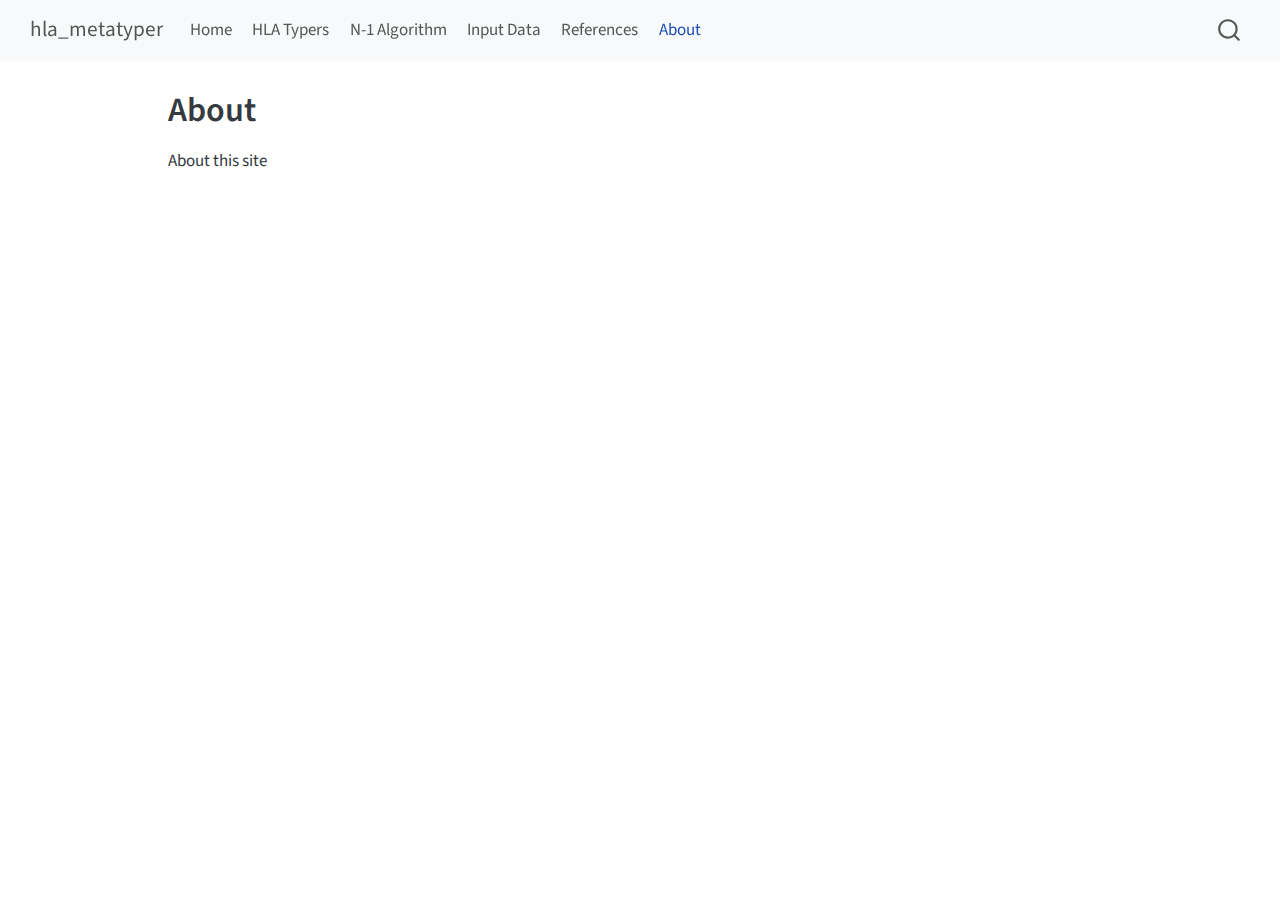
<file: about.html>
<!DOCTYPE html>
<html xmlns="http://www.w3.org/1999/xhtml" lang="en" xml:lang="en"><head>

<meta charset="utf-8">
<meta name="generator" content="quarto-1.4.550">

<meta name="viewport" content="width=device-width, initial-scale=1.0, user-scalable=yes">


<title>hla_metatyper - About</title>
<style>
code{white-space: pre-wrap;}
span.smallcaps{font-variant: small-caps;}
div.columns{display: flex; gap: min(4vw, 1.5em);}
div.column{flex: auto; overflow-x: auto;}
div.hanging-indent{margin-left: 1.5em; text-indent: -1.5em;}
ul.task-list{list-style: none;}
ul.task-list li input[type="checkbox"] {
  width: 0.8em;
  margin: 0 0.8em 0.2em -1em; /* quarto-specific, see https://github.com/quarto-dev/quarto-cli/issues/4556 */ 
  vertical-align: middle;
}
</style>


<script src="site_libs/quarto-nav/quarto-nav.js"></script>
<script src="site_libs/quarto-nav/headroom.min.js"></script>
<script src="site_libs/clipboard/clipboard.min.js"></script>
<script src="site_libs/quarto-search/autocomplete.umd.js"></script>
<script src="site_libs/quarto-search/fuse.min.js"></script>
<script src="site_libs/quarto-search/quarto-search.js"></script>
<meta name="quarto:offset" content="./">
<script src="site_libs/quarto-html/quarto.js"></script>
<script src="site_libs/quarto-html/popper.min.js"></script>
<script src="site_libs/quarto-html/tippy.umd.min.js"></script>
<script src="site_libs/quarto-html/anchor.min.js"></script>
<link href="site_libs/quarto-html/tippy.css" rel="stylesheet">
<link href="site_libs/quarto-html/quarto-syntax-highlighting.css" rel="stylesheet" id="quarto-text-highlighting-styles">
<script src="site_libs/bootstrap/bootstrap.min.js"></script>
<link href="site_libs/bootstrap/bootstrap-icons.css" rel="stylesheet">
<link href="site_libs/bootstrap/bootstrap.min.css" rel="stylesheet" id="quarto-bootstrap" data-mode="light">
<script id="quarto-search-options" type="application/json">{
  "location": "navbar",
  "copy-button": false,
  "collapse-after": 3,
  "panel-placement": "end",
  "type": "overlay",
  "limit": 50,
  "keyboard-shortcut": [
    "f",
    "/",
    "s"
  ],
  "show-item-context": false,
  "language": {
    "search-no-results-text": "No results",
    "search-matching-documents-text": "matching documents",
    "search-copy-link-title": "Copy link to search",
    "search-hide-matches-text": "Hide additional matches",
    "search-more-match-text": "more match in this document",
    "search-more-matches-text": "more matches in this document",
    "search-clear-button-title": "Clear",
    "search-text-placeholder": "",
    "search-detached-cancel-button-title": "Cancel",
    "search-submit-button-title": "Submit",
    "search-label": "Search"
  }
}</script>


<link rel="stylesheet" href="styles.css">
</head>

<body class="nav-fixed">

<div id="quarto-search-results"></div>
  <header id="quarto-header" class="headroom fixed-top">
    <nav class="navbar navbar-expand-lg " data-bs-theme="dark">
      <div class="navbar-container container-fluid">
      <div class="navbar-brand-container mx-auto">
    <a class="navbar-brand" href="./index.html">
    <span class="navbar-title">hla_metatyper</span>
    </a>
  </div>
            <div id="quarto-search" class="" title="Search"></div>
          <button class="navbar-toggler" type="button" data-bs-toggle="collapse" data-bs-target="#navbarCollapse" aria-controls="navbarCollapse" aria-expanded="false" aria-label="Toggle navigation" onclick="if (window.quartoToggleHeadroom) { window.quartoToggleHeadroom(); }">
  <span class="navbar-toggler-icon"></span>
</button>
          <div class="collapse navbar-collapse" id="navbarCollapse">
            <ul class="navbar-nav navbar-nav-scroll me-auto">
  <li class="nav-item">
    <a class="nav-link" href="./index.html"> 
<span class="menu-text">Home</span></a>
  </li>  
  <li class="nav-item">
    <a class="nav-link" href="./typers.html"> 
<span class="menu-text">HLA Typers</span></a>
  </li>  
  <li class="nav-item">
    <a class="nav-link" href="./n-1.html"> 
<span class="menu-text">N-1 Algorithm</span></a>
  </li>  
  <li class="nav-item">
    <a class="nav-link" href="./input.html"> 
<span class="menu-text">Input Data</span></a>
  </li>  
  <li class="nav-item">
    <a class="nav-link" href="./references.html"> 
<span class="menu-text">References</span></a>
  </li>  
  <li class="nav-item">
    <a class="nav-link active" href="./about.html" aria-current="page"> 
<span class="menu-text">About</span></a>
  </li>  
</ul>
          </div> <!-- /navcollapse -->
          <div class="quarto-navbar-tools">
</div>
      </div> <!-- /container-fluid -->
    </nav>
</header>
<!-- content -->
<div id="quarto-content" class="quarto-container page-columns page-rows-contents page-layout-article page-navbar">
<!-- sidebar -->
<!-- margin-sidebar -->
    <div id="quarto-margin-sidebar" class="sidebar margin-sidebar">
        
    </div>
<!-- main -->
<main class="content" id="quarto-document-content">

<header id="title-block-header" class="quarto-title-block default">
<div class="quarto-title">
<h1 class="title">About</h1>
</div>



<div class="quarto-title-meta">

    
  
    
  </div>
  


</header>


<p>About this site</p>



</main> <!-- /main -->
<script id="quarto-html-after-body" type="application/javascript">
window.document.addEventListener("DOMContentLoaded", function (event) {
  const toggleBodyColorMode = (bsSheetEl) => {
    const mode = bsSheetEl.getAttribute("data-mode");
    const bodyEl = window.document.querySelector("body");
    if (mode === "dark") {
      bodyEl.classList.add("quarto-dark");
      bodyEl.classList.remove("quarto-light");
    } else {
      bodyEl.classList.add("quarto-light");
      bodyEl.classList.remove("quarto-dark");
    }
  }
  const toggleBodyColorPrimary = () => {
    const bsSheetEl = window.document.querySelector("link#quarto-bootstrap");
    if (bsSheetEl) {
      toggleBodyColorMode(bsSheetEl);
    }
  }
  toggleBodyColorPrimary();  
  const icon = "";
  const anchorJS = new window.AnchorJS();
  anchorJS.options = {
    placement: 'right',
    icon: icon
  };
  anchorJS.add('.anchored');
  const isCodeAnnotation = (el) => {
    for (const clz of el.classList) {
      if (clz.startsWith('code-annotation-')) {                     
        return true;
      }
    }
    return false;
  }
  const clipboard = new window.ClipboardJS('.code-copy-button', {
    text: function(trigger) {
      const codeEl = trigger.previousElementSibling.cloneNode(true);
      for (const childEl of codeEl.children) {
        if (isCodeAnnotation(childEl)) {
          childEl.remove();
        }
      }
      return codeEl.innerText;
    }
  });
  clipboard.on('success', function(e) {
    // button target
    const button = e.trigger;
    // don't keep focus
    button.blur();
    // flash "checked"
    button.classList.add('code-copy-button-checked');
    var currentTitle = button.getAttribute("title");
    button.setAttribute("title", "Copied!");
    let tooltip;
    if (window.bootstrap) {
      button.setAttribute("data-bs-toggle", "tooltip");
      button.setAttribute("data-bs-placement", "left");
      button.setAttribute("data-bs-title", "Copied!");
      tooltip = new bootstrap.Tooltip(button, 
        { trigger: "manual", 
          customClass: "code-copy-button-tooltip",
          offset: [0, -8]});
      tooltip.show();    
    }
    setTimeout(function() {
      if (tooltip) {
        tooltip.hide();
        button.removeAttribute("data-bs-title");
        button.removeAttribute("data-bs-toggle");
        button.removeAttribute("data-bs-placement");
      }
      button.setAttribute("title", currentTitle);
      button.classList.remove('code-copy-button-checked');
    }, 1000);
    // clear code selection
    e.clearSelection();
  });
    var localhostRegex = new RegExp(/^(?:http|https):\/\/localhost\:?[0-9]*\//);
    var mailtoRegex = new RegExp(/^mailto:/);
      var filterRegex = new RegExp('/' + window.location.host + '/');
    var isInternal = (href) => {
        return filterRegex.test(href) || localhostRegex.test(href) || mailtoRegex.test(href);
    }
    // Inspect non-navigation links and adorn them if external
 	var links = window.document.querySelectorAll('a[href]:not(.nav-link):not(.navbar-brand):not(.toc-action):not(.sidebar-link):not(.sidebar-item-toggle):not(.pagination-link):not(.no-external):not([aria-hidden]):not(.dropdown-item):not(.quarto-navigation-tool)');
    for (var i=0; i<links.length; i++) {
      const link = links[i];
      if (!isInternal(link.href)) {
          // target, if specified
          link.setAttribute("target", "_blank");
          if (link.getAttribute("rel") === null) {
            link.setAttribute("rel", "noopener");
          }
          // default icon
          link.classList.add("external");
      }
    }
  function tippyHover(el, contentFn, onTriggerFn, onUntriggerFn) {
    const config = {
      allowHTML: true,
      maxWidth: 500,
      delay: 100,
      arrow: false,
      appendTo: function(el) {
          return el.parentElement;
      },
      interactive: true,
      interactiveBorder: 10,
      theme: 'quarto',
      placement: 'bottom-start',
    };
    if (contentFn) {
      config.content = contentFn;
    }
    if (onTriggerFn) {
      config.onTrigger = onTriggerFn;
    }
    if (onUntriggerFn) {
      config.onUntrigger = onUntriggerFn;
    }
    window.tippy(el, config); 
  }
  const noterefs = window.document.querySelectorAll('a[role="doc-noteref"]');
  for (var i=0; i<noterefs.length; i++) {
    const ref = noterefs[i];
    tippyHover(ref, function() {
      // use id or data attribute instead here
      let href = ref.getAttribute('data-footnote-href') || ref.getAttribute('href');
      try { href = new URL(href).hash; } catch {}
      const id = href.replace(/^#\/?/, "");
      const note = window.document.getElementById(id);
      return note.innerHTML;
    });
  }
  const xrefs = window.document.querySelectorAll('a.quarto-xref');
  const processXRef = (id, note) => {
    // Strip column container classes
    const stripColumnClz = (el) => {
      el.classList.remove("page-full", "page-columns");
      if (el.children) {
        for (const child of el.children) {
          stripColumnClz(child);
        }
      }
    }
    stripColumnClz(note)
    if (id === null || id.startsWith('sec-')) {
      // Special case sections, only their first couple elements
      const container = document.createElement("div");
      if (note.children && note.children.length > 2) {
        container.appendChild(note.children[0].cloneNode(true));
        for (let i = 1; i < note.children.length; i++) {
          const child = note.children[i];
          if (child.tagName === "P" && child.innerText === "") {
            continue;
          } else {
            container.appendChild(child.cloneNode(true));
            break;
          }
        }
        if (window.Quarto?.typesetMath) {
          window.Quarto.typesetMath(container);
        }
        return container.innerHTML
      } else {
        if (window.Quarto?.typesetMath) {
          window.Quarto.typesetMath(note);
        }
        return note.innerHTML;
      }
    } else {
      // Remove any anchor links if they are present
      const anchorLink = note.querySelector('a.anchorjs-link');
      if (anchorLink) {
        anchorLink.remove();
      }
      if (window.Quarto?.typesetMath) {
        window.Quarto.typesetMath(note);
      }
      // TODO in 1.5, we should make sure this works without a callout special case
      if (note.classList.contains("callout")) {
        return note.outerHTML;
      } else {
        return note.innerHTML;
      }
    }
  }
  for (var i=0; i<xrefs.length; i++) {
    const xref = xrefs[i];
    tippyHover(xref, undefined, function(instance) {
      instance.disable();
      let url = xref.getAttribute('href');
      let hash = undefined; 
      if (url.startsWith('#')) {
        hash = url;
      } else {
        try { hash = new URL(url).hash; } catch {}
      }
      if (hash) {
        const id = hash.replace(/^#\/?/, "");
        const note = window.document.getElementById(id);
        if (note !== null) {
          try {
            const html = processXRef(id, note.cloneNode(true));
            instance.setContent(html);
          } finally {
            instance.enable();
            instance.show();
          }
        } else {
          // See if we can fetch this
          fetch(url.split('#')[0])
          .then(res => res.text())
          .then(html => {
            const parser = new DOMParser();
            const htmlDoc = parser.parseFromString(html, "text/html");
            const note = htmlDoc.getElementById(id);
            if (note !== null) {
              const html = processXRef(id, note);
              instance.setContent(html);
            } 
          }).finally(() => {
            instance.enable();
            instance.show();
          });
        }
      } else {
        // See if we can fetch a full url (with no hash to target)
        // This is a special case and we should probably do some content thinning / targeting
        fetch(url)
        .then(res => res.text())
        .then(html => {
          const parser = new DOMParser();
          const htmlDoc = parser.parseFromString(html, "text/html");
          const note = htmlDoc.querySelector('main.content');
          if (note !== null) {
            // This should only happen for chapter cross references
            // (since there is no id in the URL)
            // remove the first header
            if (note.children.length > 0 && note.children[0].tagName === "HEADER") {
              note.children[0].remove();
            }
            const html = processXRef(null, note);
            instance.setContent(html);
          } 
        }).finally(() => {
          instance.enable();
          instance.show();
        });
      }
    }, function(instance) {
    });
  }
      let selectedAnnoteEl;
      const selectorForAnnotation = ( cell, annotation) => {
        let cellAttr = 'data-code-cell="' + cell + '"';
        let lineAttr = 'data-code-annotation="' +  annotation + '"';
        const selector = 'span[' + cellAttr + '][' + lineAttr + ']';
        return selector;
      }
      const selectCodeLines = (annoteEl) => {
        const doc = window.document;
        const targetCell = annoteEl.getAttribute("data-target-cell");
        const targetAnnotation = annoteEl.getAttribute("data-target-annotation");
        const annoteSpan = window.document.querySelector(selectorForAnnotation(targetCell, targetAnnotation));
        const lines = annoteSpan.getAttribute("data-code-lines").split(",");
        const lineIds = lines.map((line) => {
          return targetCell + "-" + line;
        })
        let top = null;
        let height = null;
        let parent = null;
        if (lineIds.length > 0) {
            //compute the position of the single el (top and bottom and make a div)
            const el = window.document.getElementById(lineIds[0]);
            top = el.offsetTop;
            height = el.offsetHeight;
            parent = el.parentElement.parentElement;
          if (lineIds.length > 1) {
            const lastEl = window.document.getElementById(lineIds[lineIds.length - 1]);
            const bottom = lastEl.offsetTop + lastEl.offsetHeight;
            height = bottom - top;
          }
          if (top !== null && height !== null && parent !== null) {
            // cook up a div (if necessary) and position it 
            let div = window.document.getElementById("code-annotation-line-highlight");
            if (div === null) {
              div = window.document.createElement("div");
              div.setAttribute("id", "code-annotation-line-highlight");
              div.style.position = 'absolute';
              parent.appendChild(div);
            }
            div.style.top = top - 2 + "px";
            div.style.height = height + 4 + "px";
            div.style.left = 0;
            let gutterDiv = window.document.getElementById("code-annotation-line-highlight-gutter");
            if (gutterDiv === null) {
              gutterDiv = window.document.createElement("div");
              gutterDiv.setAttribute("id", "code-annotation-line-highlight-gutter");
              gutterDiv.style.position = 'absolute';
              const codeCell = window.document.getElementById(targetCell);
              const gutter = codeCell.querySelector('.code-annotation-gutter');
              gutter.appendChild(gutterDiv);
            }
            gutterDiv.style.top = top - 2 + "px";
            gutterDiv.style.height = height + 4 + "px";
          }
          selectedAnnoteEl = annoteEl;
        }
      };
      const unselectCodeLines = () => {
        const elementsIds = ["code-annotation-line-highlight", "code-annotation-line-highlight-gutter"];
        elementsIds.forEach((elId) => {
          const div = window.document.getElementById(elId);
          if (div) {
            div.remove();
          }
        });
        selectedAnnoteEl = undefined;
      };
        // Handle positioning of the toggle
    window.addEventListener(
      "resize",
      throttle(() => {
        elRect = undefined;
        if (selectedAnnoteEl) {
          selectCodeLines(selectedAnnoteEl);
        }
      }, 10)
    );
    function throttle(fn, ms) {
    let throttle = false;
    let timer;
      return (...args) => {
        if(!throttle) { // first call gets through
            fn.apply(this, args);
            throttle = true;
        } else { // all the others get throttled
            if(timer) clearTimeout(timer); // cancel #2
            timer = setTimeout(() => {
              fn.apply(this, args);
              timer = throttle = false;
            }, ms);
        }
      };
    }
      // Attach click handler to the DT
      const annoteDls = window.document.querySelectorAll('dt[data-target-cell]');
      for (const annoteDlNode of annoteDls) {
        annoteDlNode.addEventListener('click', (event) => {
          const clickedEl = event.target;
          if (clickedEl !== selectedAnnoteEl) {
            unselectCodeLines();
            const activeEl = window.document.querySelector('dt[data-target-cell].code-annotation-active');
            if (activeEl) {
              activeEl.classList.remove('code-annotation-active');
            }
            selectCodeLines(clickedEl);
            clickedEl.classList.add('code-annotation-active');
          } else {
            // Unselect the line
            unselectCodeLines();
            clickedEl.classList.remove('code-annotation-active');
          }
        });
      }
  const findCites = (el) => {
    const parentEl = el.parentElement;
    if (parentEl) {
      const cites = parentEl.dataset.cites;
      if (cites) {
        return {
          el,
          cites: cites.split(' ')
        };
      } else {
        return findCites(el.parentElement)
      }
    } else {
      return undefined;
    }
  };
  var bibliorefs = window.document.querySelectorAll('a[role="doc-biblioref"]');
  for (var i=0; i<bibliorefs.length; i++) {
    const ref = bibliorefs[i];
    const citeInfo = findCites(ref);
    if (citeInfo) {
      tippyHover(citeInfo.el, function() {
        var popup = window.document.createElement('div');
        citeInfo.cites.forEach(function(cite) {
          var citeDiv = window.document.createElement('div');
          citeDiv.classList.add('hanging-indent');
          citeDiv.classList.add('csl-entry');
          var biblioDiv = window.document.getElementById('ref-' + cite);
          if (biblioDiv) {
            citeDiv.innerHTML = biblioDiv.innerHTML;
          }
          popup.appendChild(citeDiv);
        });
        return popup.innerHTML;
      });
    }
  }
});
</script>
</div> <!-- /content -->




</body></html>
</file>
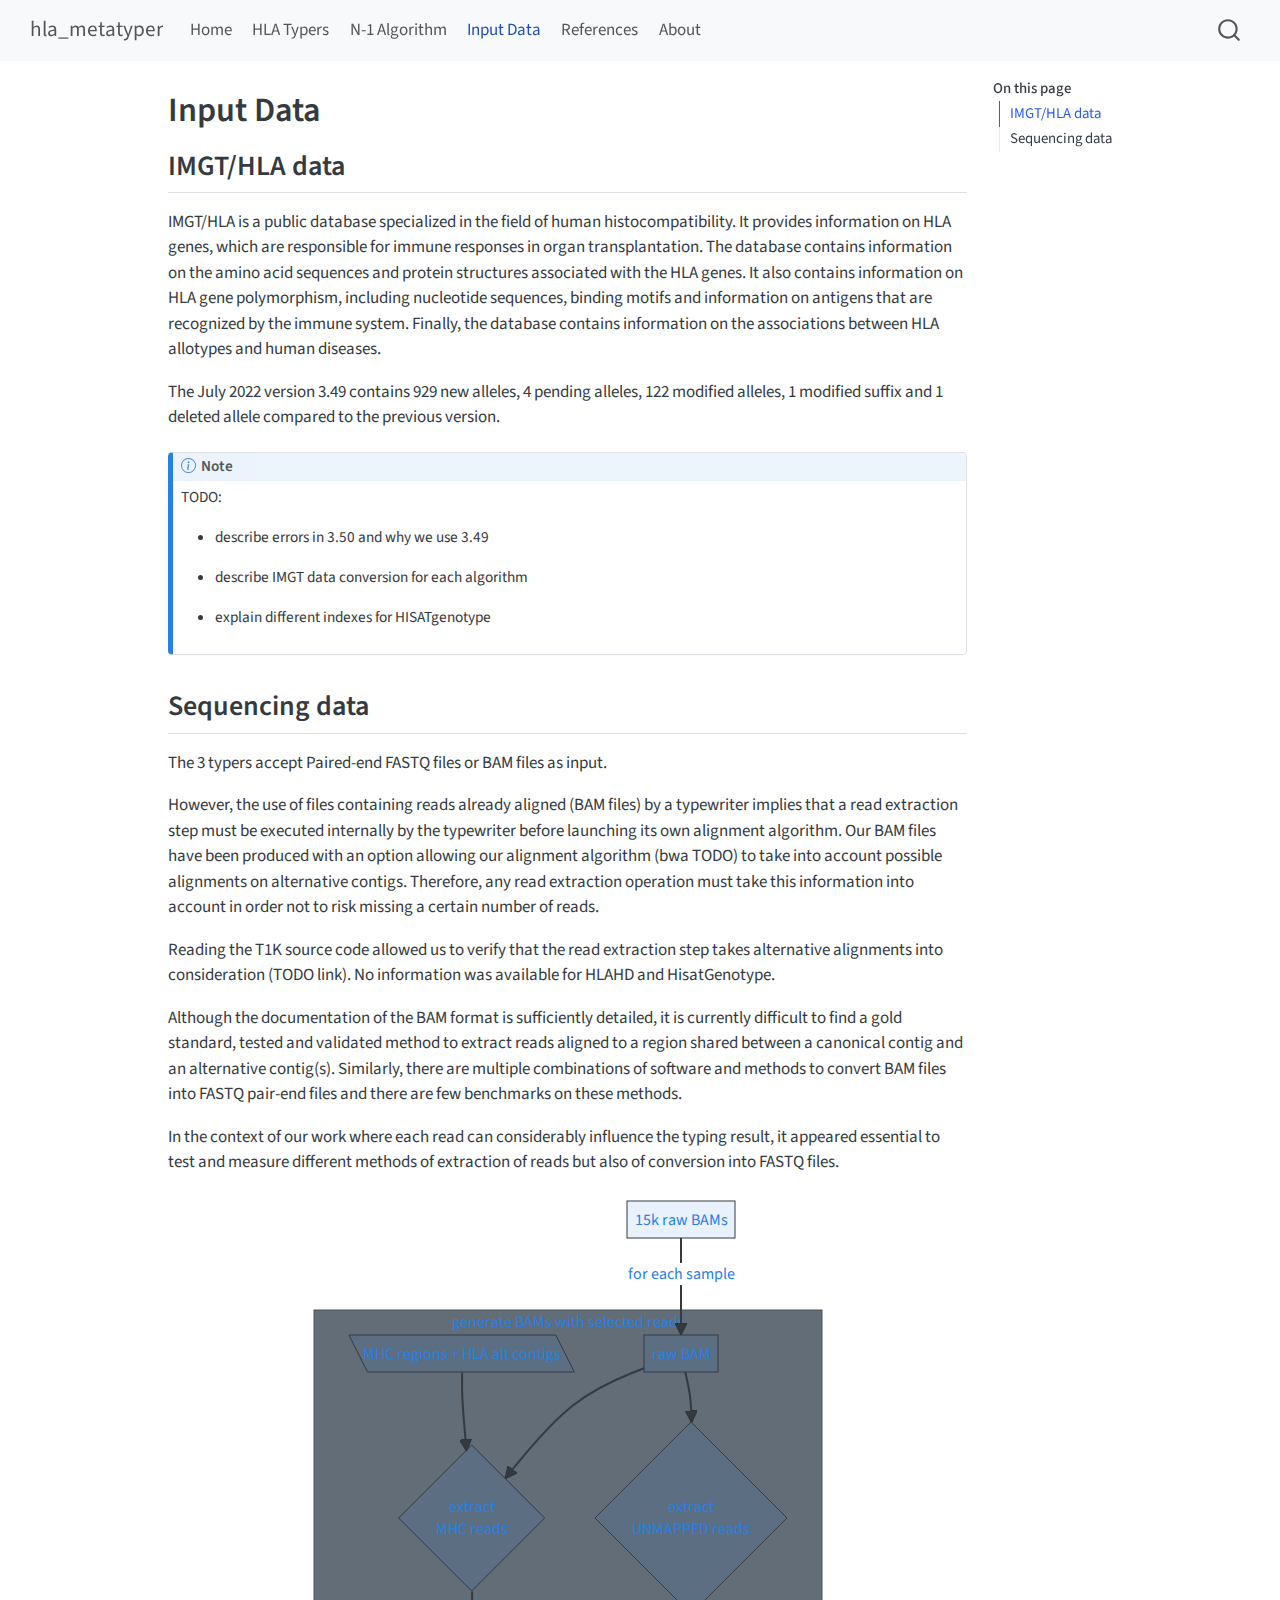
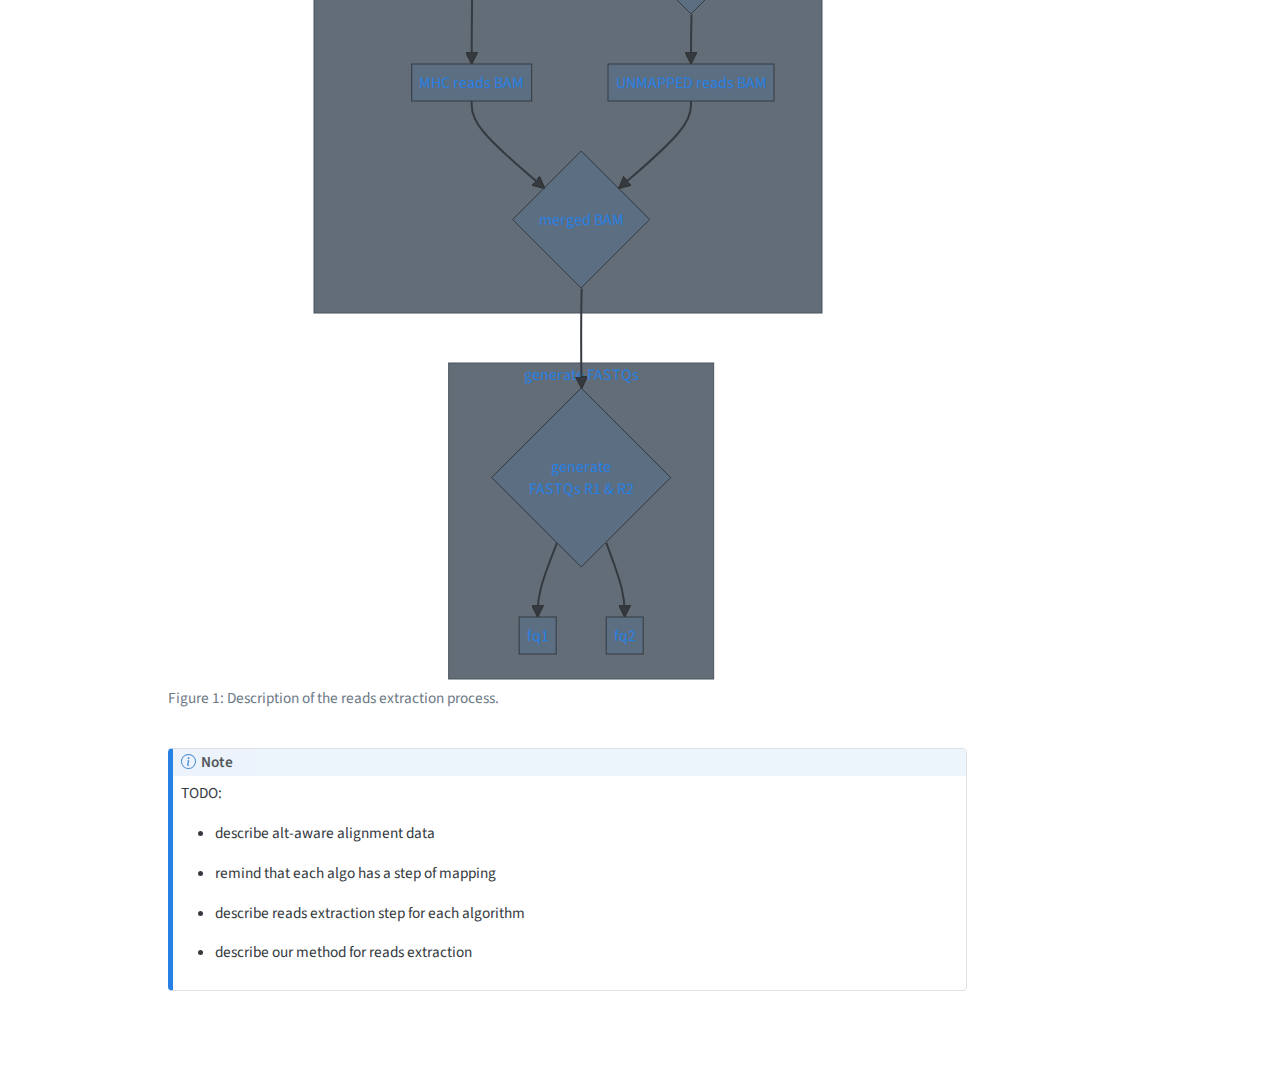
<file: input.html>
<!DOCTYPE html>
<html xmlns="http://www.w3.org/1999/xhtml" lang="en" xml:lang="en"><head>

<meta charset="utf-8">
<meta name="generator" content="quarto-1.4.550">

<meta name="viewport" content="width=device-width, initial-scale=1.0, user-scalable=yes">


<title>hla_metatyper - Input Data</title>
<style>
code{white-space: pre-wrap;}
span.smallcaps{font-variant: small-caps;}
div.columns{display: flex; gap: min(4vw, 1.5em);}
div.column{flex: auto; overflow-x: auto;}
div.hanging-indent{margin-left: 1.5em; text-indent: -1.5em;}
ul.task-list{list-style: none;}
ul.task-list li input[type="checkbox"] {
  width: 0.8em;
  margin: 0 0.8em 0.2em -1em; /* quarto-specific, see https://github.com/quarto-dev/quarto-cli/issues/4556 */ 
  vertical-align: middle;
}
</style>


<script src="site_libs/quarto-nav/quarto-nav.js"></script>
<script src="site_libs/quarto-nav/headroom.min.js"></script>
<script src="site_libs/clipboard/clipboard.min.js"></script>
<script src="site_libs/quarto-search/autocomplete.umd.js"></script>
<script src="site_libs/quarto-search/fuse.min.js"></script>
<script src="site_libs/quarto-search/quarto-search.js"></script>
<meta name="quarto:offset" content="./">
<script src="site_libs/quarto-html/quarto.js"></script>
<script src="site_libs/quarto-html/popper.min.js"></script>
<script src="site_libs/quarto-html/tippy.umd.min.js"></script>
<script src="site_libs/quarto-html/anchor.min.js"></script>
<link href="site_libs/quarto-html/tippy.css" rel="stylesheet">
<link href="site_libs/quarto-html/quarto-syntax-highlighting.css" rel="stylesheet" id="quarto-text-highlighting-styles">
<script src="site_libs/bootstrap/bootstrap.min.js"></script>
<link href="site_libs/bootstrap/bootstrap-icons.css" rel="stylesheet">
<link href="site_libs/bootstrap/bootstrap.min.css" rel="stylesheet" id="quarto-bootstrap" data-mode="light">
<script id="quarto-search-options" type="application/json">{
  "location": "navbar",
  "copy-button": false,
  "collapse-after": 3,
  "panel-placement": "end",
  "type": "overlay",
  "limit": 50,
  "keyboard-shortcut": [
    "f",
    "/",
    "s"
  ],
  "show-item-context": false,
  "language": {
    "search-no-results-text": "No results",
    "search-matching-documents-text": "matching documents",
    "search-copy-link-title": "Copy link to search",
    "search-hide-matches-text": "Hide additional matches",
    "search-more-match-text": "more match in this document",
    "search-more-matches-text": "more matches in this document",
    "search-clear-button-title": "Clear",
    "search-text-placeholder": "",
    "search-detached-cancel-button-title": "Cancel",
    "search-submit-button-title": "Submit",
    "search-label": "Search"
  }
}</script>
<script src="site_libs/quarto-diagram/mermaid.min.js"></script>
<script src="site_libs/quarto-diagram/mermaid-init.js"></script>
<link href="site_libs/quarto-diagram/mermaid.css" rel="stylesheet">


<link rel="stylesheet" href="styles.css">
</head>

<body class="nav-fixed">

<div id="quarto-search-results"></div>
  <header id="quarto-header" class="headroom fixed-top">
    <nav class="navbar navbar-expand-lg " data-bs-theme="dark">
      <div class="navbar-container container-fluid">
      <div class="navbar-brand-container mx-auto">
    <a class="navbar-brand" href="./index.html">
    <span class="navbar-title">hla_metatyper</span>
    </a>
  </div>
            <div id="quarto-search" class="" title="Search"></div>
          <button class="navbar-toggler" type="button" data-bs-toggle="collapse" data-bs-target="#navbarCollapse" aria-controls="navbarCollapse" aria-expanded="false" aria-label="Toggle navigation" onclick="if (window.quartoToggleHeadroom) { window.quartoToggleHeadroom(); }">
  <span class="navbar-toggler-icon"></span>
</button>
          <div class="collapse navbar-collapse" id="navbarCollapse">
            <ul class="navbar-nav navbar-nav-scroll me-auto">
  <li class="nav-item">
    <a class="nav-link" href="./index.html"> 
<span class="menu-text">Home</span></a>
  </li>  
  <li class="nav-item">
    <a class="nav-link" href="./typers.html"> 
<span class="menu-text">HLA Typers</span></a>
  </li>  
  <li class="nav-item">
    <a class="nav-link" href="./n-1.html"> 
<span class="menu-text">N-1 Algorithm</span></a>
  </li>  
  <li class="nav-item">
    <a class="nav-link active" href="./input.html" aria-current="page"> 
<span class="menu-text">Input Data</span></a>
  </li>  
  <li class="nav-item">
    <a class="nav-link" href="./references.html"> 
<span class="menu-text">References</span></a>
  </li>  
  <li class="nav-item">
    <a class="nav-link" href="./about.html"> 
<span class="menu-text">About</span></a>
  </li>  
</ul>
          </div> <!-- /navcollapse -->
          <div class="quarto-navbar-tools">
</div>
      </div> <!-- /container-fluid -->
    </nav>
</header>
<!-- content -->
<div id="quarto-content" class="quarto-container page-columns page-rows-contents page-layout-article page-navbar">
<!-- sidebar -->
<!-- margin-sidebar -->
    <div id="quarto-margin-sidebar" class="sidebar margin-sidebar">
        <nav id="TOC" role="doc-toc" class="toc-active">
    <h2 id="toc-title">On this page</h2>
   
  <ul>
  <li><a href="#imgthla-data" id="toc-imgthla-data" class="nav-link active" data-scroll-target="#imgthla-data">IMGT/HLA data</a></li>
  <li><a href="#sequencing-data" id="toc-sequencing-data" class="nav-link" data-scroll-target="#sequencing-data">Sequencing data</a></li>
  </ul>
</nav>
    </div>
<!-- main -->
<main class="content" id="quarto-document-content">

<header id="title-block-header" class="quarto-title-block default">
<div class="quarto-title">
<h1 class="title">Input Data</h1>
</div>



<div class="quarto-title-meta">

    
  
    
  </div>
  


</header>


<section id="imgthla-data" class="level2">
<h2 class="anchored" data-anchor-id="imgthla-data">IMGT/HLA data</h2>
<p>IMGT/HLA is a public database specialized in the field of human histocompatibility. It provides information on HLA genes, which are responsible for immune responses in organ transplantation. The database contains information on the amino acid sequences and protein structures associated with the HLA genes. It also contains information on HLA gene polymorphism, including nucleotide sequences, binding motifs and information on antigens that are recognized by the immune system. Finally, the database contains information on the associations between HLA allotypes and human diseases.</p>
<p>The July 2022 version 3.49 contains 929 new alleles, 4 pending alleles, 122 modified alleles, 1 modified suffix and 1 deleted allele compared to the previous version.</p>
<div class="callout callout-style-default callout-note callout-titled">
<div class="callout-header d-flex align-content-center">
<div class="callout-icon-container">
<i class="callout-icon"></i>
</div>
<div class="callout-title-container flex-fill">
Note
</div>
</div>
<div class="callout-body-container callout-body">
<p>TODO:</p>
<ul>
<li><p>describe errors in 3.50 and why we use 3.49</p></li>
<li><p>describe IMGT data conversion for each algorithm</p></li>
<li><p>explain different indexes for HISATgenotype</p></li>
</ul>
</div>
</div>
</section>
<section id="sequencing-data" class="level2">
<h2 class="anchored" data-anchor-id="sequencing-data">Sequencing data</h2>
<p>The 3 typers accept Paired-end FASTQ files or BAM files as input.</p>
<p>However, the use of files containing reads already aligned (BAM files) by a typewriter implies that a read extraction step must be executed internally by the typewriter before launching its own alignment algorithm. Our BAM files have been produced with an option allowing our alignment algorithm (bwa TODO) to take into account possible alignments on alternative contigs. Therefore, any read extraction operation must take this information into account in order not to risk missing a certain number of reads.</p>
<p>Reading the T1K source code allowed us to verify that the read extraction step takes alternative alignments into consideration (TODO link). No information was available for HLAHD and HisatGenotype.</p>
<p>Although the documentation of the BAM format is sufficiently detailed, it is currently difficult to find a gold standard, tested and validated method to extract reads aligned to a region shared between a canonical contig and an alternative contig(s). Similarly, there are multiple combinations of software and methods to convert BAM files into FASTQ pair-end files and there are few benchmarks on these methods.</p>
<p>In the context of our work where each read can considerably influence the typing result, it appeared essential to test and measure different methods of extraction of reads but also of conversion into FASTQ files.</p>
<div class="cell" data-fig-width="4" data-layout-align="default">
<div class="cell-output-display">
<div id="fig-reads_extraction" class="quarto-figure quarto-figure-center quarto-float anchored">
<figure class="quarto-float quarto-float-fig figure">
<div aria-describedby="fig-reads_extraction-caption-0ceaefa1-69ba-4598-a22c-09a6ac19f8ca">
<div>
<pre class="mermaid mermaid-js" data-label="fig-reads_extraction">flowchart 
    15k_raw_bams[15k raw BAMs]
    raw_bam[raw BAM]
    15k_raw_bams--&gt;|for each sample|raw_bam
    bed_mhc[\MHC regions + HLA alt contigs\]
    
    subgraph generate BAMs with selected reads
        mhc_reads_bam[MHC reads BAM]
        unmapped_reads_bam[UNMAPPED reads BAM]
        extract_mhc_reads{extract\nMHC reads}
        extract_unmapped_reads{extract\nUNMAPPED reads}
        bed_mhc--&gt;extract_mhc_reads
        raw_bam--&gt;extract_mhc_reads
        extract_mhc_reads--&gt;mhc_reads_bam
        raw_bam--&gt;extract_unmapped_reads
        extract_unmapped_reads--&gt;unmapped_reads_bam
        merge_bam{merged BAM}
        mhc_reads_bam--&gt;merge_bam
        unmapped_reads_bam--&gt;merge_bam
    end

    subgraph generate FASTQs
        generate_fastqs{generate\nFASTQs R1 &amp; R2}
        merge_bam --&gt; generate_fastqs
        generate_fastqs --&gt; fq1
        generate_fastqs --&gt; fq2
    end

</pre>
</div>
</div>
<figcaption class="quarto-float-caption-bottom quarto-float-caption quarto-float-fig" id="fig-reads_extraction-caption-0ceaefa1-69ba-4598-a22c-09a6ac19f8ca">
Figure&nbsp;1: Description of the reads extraction process.
</figcaption>
</figure>
</div>
</div>
</div>
<div class="callout callout-style-default callout-note callout-titled">
<div class="callout-header d-flex align-content-center">
<div class="callout-icon-container">
<i class="callout-icon"></i>
</div>
<div class="callout-title-container flex-fill">
Note
</div>
</div>
<div class="callout-body-container callout-body">
<p>TODO:</p>
<ul>
<li><p>describe alt-aware alignment data</p></li>
<li><p>remind that each algo has a step of mapping</p></li>
<li><p>describe reads extraction step for each algorithm</p></li>
<li><p>describe our method for reads extraction</p></li>
</ul>
</div>
</div>


</section>

</main> <!-- /main -->
<script id="quarto-html-after-body" type="application/javascript">
window.document.addEventListener("DOMContentLoaded", function (event) {
  const toggleBodyColorMode = (bsSheetEl) => {
    const mode = bsSheetEl.getAttribute("data-mode");
    const bodyEl = window.document.querySelector("body");
    if (mode === "dark") {
      bodyEl.classList.add("quarto-dark");
      bodyEl.classList.remove("quarto-light");
    } else {
      bodyEl.classList.add("quarto-light");
      bodyEl.classList.remove("quarto-dark");
    }
  }
  const toggleBodyColorPrimary = () => {
    const bsSheetEl = window.document.querySelector("link#quarto-bootstrap");
    if (bsSheetEl) {
      toggleBodyColorMode(bsSheetEl);
    }
  }
  toggleBodyColorPrimary();  
  const icon = "";
  const anchorJS = new window.AnchorJS();
  anchorJS.options = {
    placement: 'right',
    icon: icon
  };
  anchorJS.add('.anchored');
  const isCodeAnnotation = (el) => {
    for (const clz of el.classList) {
      if (clz.startsWith('code-annotation-')) {                     
        return true;
      }
    }
    return false;
  }
  const clipboard = new window.ClipboardJS('.code-copy-button', {
    text: function(trigger) {
      const codeEl = trigger.previousElementSibling.cloneNode(true);
      for (const childEl of codeEl.children) {
        if (isCodeAnnotation(childEl)) {
          childEl.remove();
        }
      }
      return codeEl.innerText;
    }
  });
  clipboard.on('success', function(e) {
    // button target
    const button = e.trigger;
    // don't keep focus
    button.blur();
    // flash "checked"
    button.classList.add('code-copy-button-checked');
    var currentTitle = button.getAttribute("title");
    button.setAttribute("title", "Copied!");
    let tooltip;
    if (window.bootstrap) {
      button.setAttribute("data-bs-toggle", "tooltip");
      button.setAttribute("data-bs-placement", "left");
      button.setAttribute("data-bs-title", "Copied!");
      tooltip = new bootstrap.Tooltip(button, 
        { trigger: "manual", 
          customClass: "code-copy-button-tooltip",
          offset: [0, -8]});
      tooltip.show();    
    }
    setTimeout(function() {
      if (tooltip) {
        tooltip.hide();
        button.removeAttribute("data-bs-title");
        button.removeAttribute("data-bs-toggle");
        button.removeAttribute("data-bs-placement");
      }
      button.setAttribute("title", currentTitle);
      button.classList.remove('code-copy-button-checked');
    }, 1000);
    // clear code selection
    e.clearSelection();
  });
    var localhostRegex = new RegExp(/^(?:http|https):\/\/localhost\:?[0-9]*\//);
    var mailtoRegex = new RegExp(/^mailto:/);
      var filterRegex = new RegExp('/' + window.location.host + '/');
    var isInternal = (href) => {
        return filterRegex.test(href) || localhostRegex.test(href) || mailtoRegex.test(href);
    }
    // Inspect non-navigation links and adorn them if external
 	var links = window.document.querySelectorAll('a[href]:not(.nav-link):not(.navbar-brand):not(.toc-action):not(.sidebar-link):not(.sidebar-item-toggle):not(.pagination-link):not(.no-external):not([aria-hidden]):not(.dropdown-item):not(.quarto-navigation-tool)');
    for (var i=0; i<links.length; i++) {
      const link = links[i];
      if (!isInternal(link.href)) {
          // target, if specified
          link.setAttribute("target", "_blank");
          if (link.getAttribute("rel") === null) {
            link.setAttribute("rel", "noopener");
          }
          // default icon
          link.classList.add("external");
      }
    }
  function tippyHover(el, contentFn, onTriggerFn, onUntriggerFn) {
    const config = {
      allowHTML: true,
      maxWidth: 500,
      delay: 100,
      arrow: false,
      appendTo: function(el) {
          return el.parentElement;
      },
      interactive: true,
      interactiveBorder: 10,
      theme: 'quarto',
      placement: 'bottom-start',
    };
    if (contentFn) {
      config.content = contentFn;
    }
    if (onTriggerFn) {
      config.onTrigger = onTriggerFn;
    }
    if (onUntriggerFn) {
      config.onUntrigger = onUntriggerFn;
    }
    window.tippy(el, config); 
  }
  const noterefs = window.document.querySelectorAll('a[role="doc-noteref"]');
  for (var i=0; i<noterefs.length; i++) {
    const ref = noterefs[i];
    tippyHover(ref, function() {
      // use id or data attribute instead here
      let href = ref.getAttribute('data-footnote-href') || ref.getAttribute('href');
      try { href = new URL(href).hash; } catch {}
      const id = href.replace(/^#\/?/, "");
      const note = window.document.getElementById(id);
      return note.innerHTML;
    });
  }
  const xrefs = window.document.querySelectorAll('a.quarto-xref');
  const processXRef = (id, note) => {
    // Strip column container classes
    const stripColumnClz = (el) => {
      el.classList.remove("page-full", "page-columns");
      if (el.children) {
        for (const child of el.children) {
          stripColumnClz(child);
        }
      }
    }
    stripColumnClz(note)
    if (id === null || id.startsWith('sec-')) {
      // Special case sections, only their first couple elements
      const container = document.createElement("div");
      if (note.children && note.children.length > 2) {
        container.appendChild(note.children[0].cloneNode(true));
        for (let i = 1; i < note.children.length; i++) {
          const child = note.children[i];
          if (child.tagName === "P" && child.innerText === "") {
            continue;
          } else {
            container.appendChild(child.cloneNode(true));
            break;
          }
        }
        if (window.Quarto?.typesetMath) {
          window.Quarto.typesetMath(container);
        }
        return container.innerHTML
      } else {
        if (window.Quarto?.typesetMath) {
          window.Quarto.typesetMath(note);
        }
        return note.innerHTML;
      }
    } else {
      // Remove any anchor links if they are present
      const anchorLink = note.querySelector('a.anchorjs-link');
      if (anchorLink) {
        anchorLink.remove();
      }
      if (window.Quarto?.typesetMath) {
        window.Quarto.typesetMath(note);
      }
      // TODO in 1.5, we should make sure this works without a callout special case
      if (note.classList.contains("callout")) {
        return note.outerHTML;
      } else {
        return note.innerHTML;
      }
    }
  }
  for (var i=0; i<xrefs.length; i++) {
    const xref = xrefs[i];
    tippyHover(xref, undefined, function(instance) {
      instance.disable();
      let url = xref.getAttribute('href');
      let hash = undefined; 
      if (url.startsWith('#')) {
        hash = url;
      } else {
        try { hash = new URL(url).hash; } catch {}
      }
      if (hash) {
        const id = hash.replace(/^#\/?/, "");
        const note = window.document.getElementById(id);
        if (note !== null) {
          try {
            const html = processXRef(id, note.cloneNode(true));
            instance.setContent(html);
          } finally {
            instance.enable();
            instance.show();
          }
        } else {
          // See if we can fetch this
          fetch(url.split('#')[0])
          .then(res => res.text())
          .then(html => {
            const parser = new DOMParser();
            const htmlDoc = parser.parseFromString(html, "text/html");
            const note = htmlDoc.getElementById(id);
            if (note !== null) {
              const html = processXRef(id, note);
              instance.setContent(html);
            } 
          }).finally(() => {
            instance.enable();
            instance.show();
          });
        }
      } else {
        // See if we can fetch a full url (with no hash to target)
        // This is a special case and we should probably do some content thinning / targeting
        fetch(url)
        .then(res => res.text())
        .then(html => {
          const parser = new DOMParser();
          const htmlDoc = parser.parseFromString(html, "text/html");
          const note = htmlDoc.querySelector('main.content');
          if (note !== null) {
            // This should only happen for chapter cross references
            // (since there is no id in the URL)
            // remove the first header
            if (note.children.length > 0 && note.children[0].tagName === "HEADER") {
              note.children[0].remove();
            }
            const html = processXRef(null, note);
            instance.setContent(html);
          } 
        }).finally(() => {
          instance.enable();
          instance.show();
        });
      }
    }, function(instance) {
    });
  }
      let selectedAnnoteEl;
      const selectorForAnnotation = ( cell, annotation) => {
        let cellAttr = 'data-code-cell="' + cell + '"';
        let lineAttr = 'data-code-annotation="' +  annotation + '"';
        const selector = 'span[' + cellAttr + '][' + lineAttr + ']';
        return selector;
      }
      const selectCodeLines = (annoteEl) => {
        const doc = window.document;
        const targetCell = annoteEl.getAttribute("data-target-cell");
        const targetAnnotation = annoteEl.getAttribute("data-target-annotation");
        const annoteSpan = window.document.querySelector(selectorForAnnotation(targetCell, targetAnnotation));
        const lines = annoteSpan.getAttribute("data-code-lines").split(",");
        const lineIds = lines.map((line) => {
          return targetCell + "-" + line;
        })
        let top = null;
        let height = null;
        let parent = null;
        if (lineIds.length > 0) {
            //compute the position of the single el (top and bottom and make a div)
            const el = window.document.getElementById(lineIds[0]);
            top = el.offsetTop;
            height = el.offsetHeight;
            parent = el.parentElement.parentElement;
          if (lineIds.length > 1) {
            const lastEl = window.document.getElementById(lineIds[lineIds.length - 1]);
            const bottom = lastEl.offsetTop + lastEl.offsetHeight;
            height = bottom - top;
          }
          if (top !== null && height !== null && parent !== null) {
            // cook up a div (if necessary) and position it 
            let div = window.document.getElementById("code-annotation-line-highlight");
            if (div === null) {
              div = window.document.createElement("div");
              div.setAttribute("id", "code-annotation-line-highlight");
              div.style.position = 'absolute';
              parent.appendChild(div);
            }
            div.style.top = top - 2 + "px";
            div.style.height = height + 4 + "px";
            div.style.left = 0;
            let gutterDiv = window.document.getElementById("code-annotation-line-highlight-gutter");
            if (gutterDiv === null) {
              gutterDiv = window.document.createElement("div");
              gutterDiv.setAttribute("id", "code-annotation-line-highlight-gutter");
              gutterDiv.style.position = 'absolute';
              const codeCell = window.document.getElementById(targetCell);
              const gutter = codeCell.querySelector('.code-annotation-gutter');
              gutter.appendChild(gutterDiv);
            }
            gutterDiv.style.top = top - 2 + "px";
            gutterDiv.style.height = height + 4 + "px";
          }
          selectedAnnoteEl = annoteEl;
        }
      };
      const unselectCodeLines = () => {
        const elementsIds = ["code-annotation-line-highlight", "code-annotation-line-highlight-gutter"];
        elementsIds.forEach((elId) => {
          const div = window.document.getElementById(elId);
          if (div) {
            div.remove();
          }
        });
        selectedAnnoteEl = undefined;
      };
        // Handle positioning of the toggle
    window.addEventListener(
      "resize",
      throttle(() => {
        elRect = undefined;
        if (selectedAnnoteEl) {
          selectCodeLines(selectedAnnoteEl);
        }
      }, 10)
    );
    function throttle(fn, ms) {
    let throttle = false;
    let timer;
      return (...args) => {
        if(!throttle) { // first call gets through
            fn.apply(this, args);
            throttle = true;
        } else { // all the others get throttled
            if(timer) clearTimeout(timer); // cancel #2
            timer = setTimeout(() => {
              fn.apply(this, args);
              timer = throttle = false;
            }, ms);
        }
      };
    }
      // Attach click handler to the DT
      const annoteDls = window.document.querySelectorAll('dt[data-target-cell]');
      for (const annoteDlNode of annoteDls) {
        annoteDlNode.addEventListener('click', (event) => {
          const clickedEl = event.target;
          if (clickedEl !== selectedAnnoteEl) {
            unselectCodeLines();
            const activeEl = window.document.querySelector('dt[data-target-cell].code-annotation-active');
            if (activeEl) {
              activeEl.classList.remove('code-annotation-active');
            }
            selectCodeLines(clickedEl);
            clickedEl.classList.add('code-annotation-active');
          } else {
            // Unselect the line
            unselectCodeLines();
            clickedEl.classList.remove('code-annotation-active');
          }
        });
      }
  const findCites = (el) => {
    const parentEl = el.parentElement;
    if (parentEl) {
      const cites = parentEl.dataset.cites;
      if (cites) {
        return {
          el,
          cites: cites.split(' ')
        };
      } else {
        return findCites(el.parentElement)
      }
    } else {
      return undefined;
    }
  };
  var bibliorefs = window.document.querySelectorAll('a[role="doc-biblioref"]');
  for (var i=0; i<bibliorefs.length; i++) {
    const ref = bibliorefs[i];
    const citeInfo = findCites(ref);
    if (citeInfo) {
      tippyHover(citeInfo.el, function() {
        var popup = window.document.createElement('div');
        citeInfo.cites.forEach(function(cite) {
          var citeDiv = window.document.createElement('div');
          citeDiv.classList.add('hanging-indent');
          citeDiv.classList.add('csl-entry');
          var biblioDiv = window.document.getElementById('ref-' + cite);
          if (biblioDiv) {
            citeDiv.innerHTML = biblioDiv.innerHTML;
          }
          popup.appendChild(citeDiv);
        });
        return popup.innerHTML;
      });
    }
  }
});
</script>
</div> <!-- /content -->




</body></html>
</file>
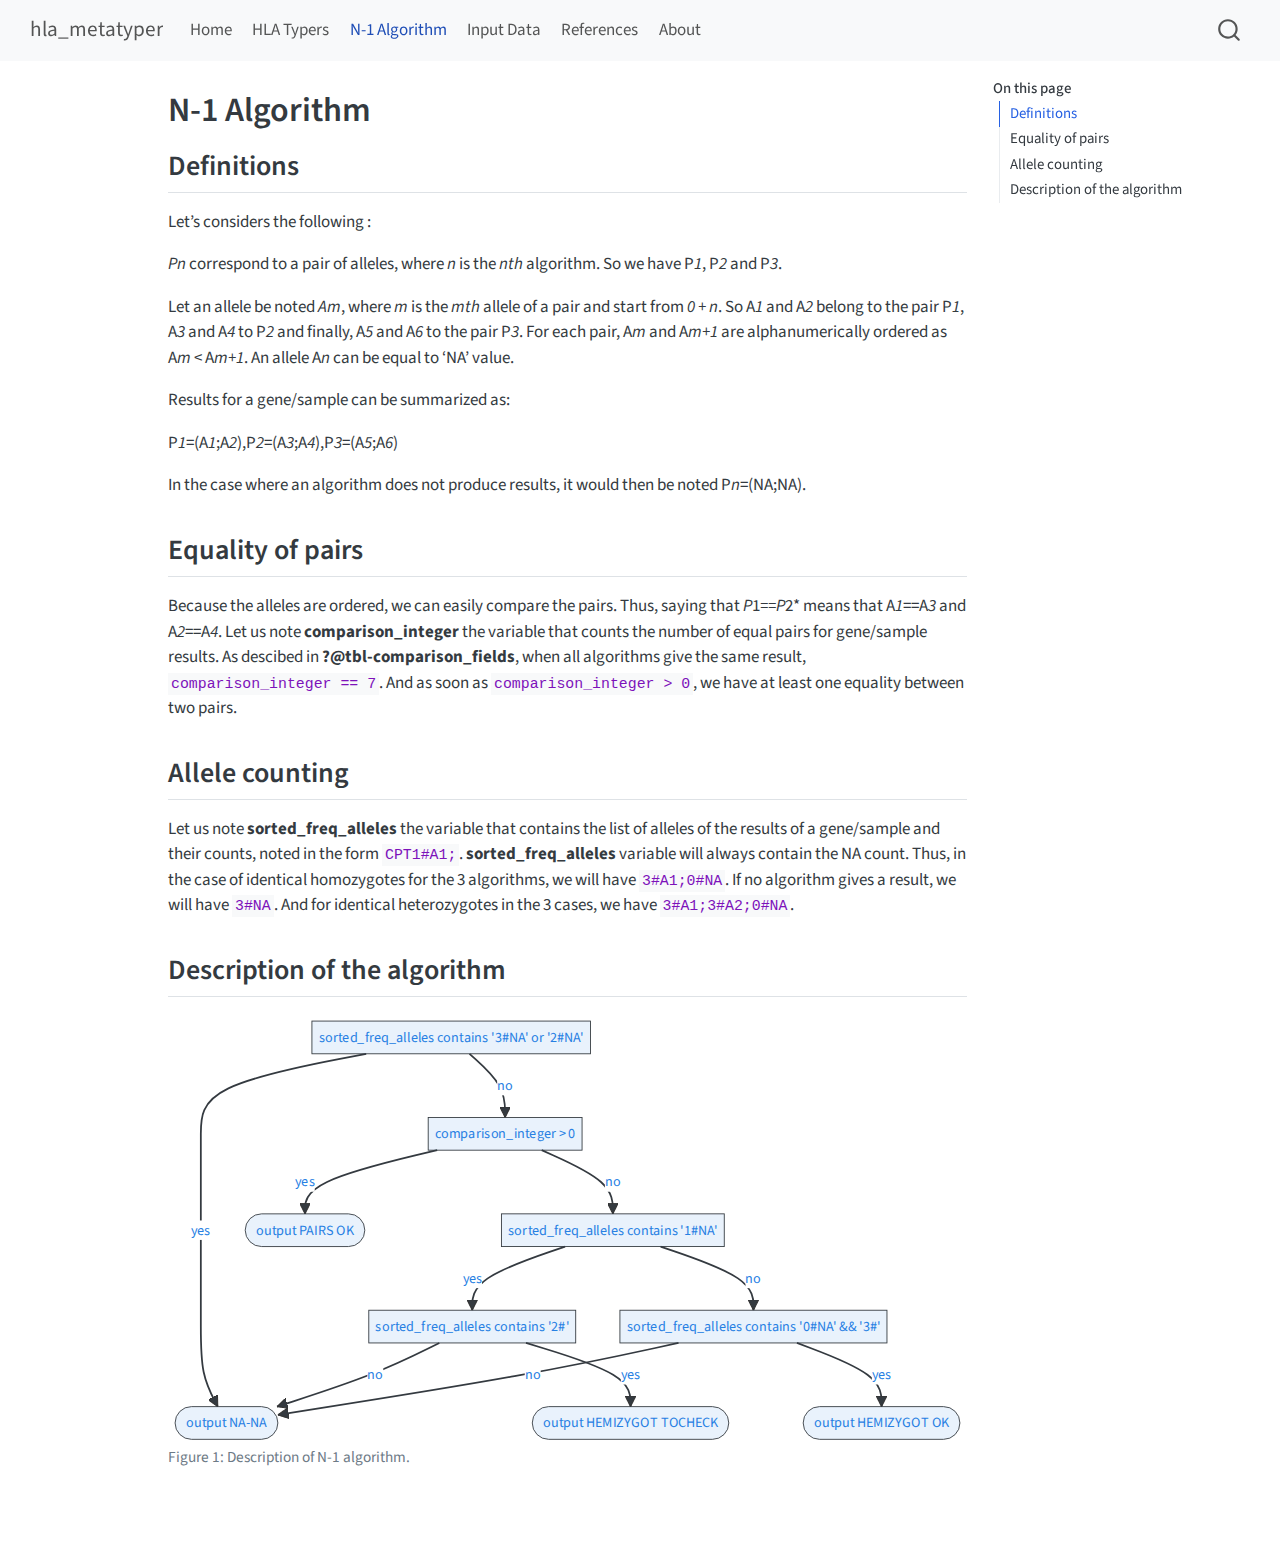
<file: n-1.html>
<!DOCTYPE html>
<html xmlns="http://www.w3.org/1999/xhtml" lang="en" xml:lang="en"><head>

<meta charset="utf-8">
<meta name="generator" content="quarto-1.4.550">

<meta name="viewport" content="width=device-width, initial-scale=1.0, user-scalable=yes">


<title>hla_metatyper - N-1 Algorithm</title>
<style>
code{white-space: pre-wrap;}
span.smallcaps{font-variant: small-caps;}
div.columns{display: flex; gap: min(4vw, 1.5em);}
div.column{flex: auto; overflow-x: auto;}
div.hanging-indent{margin-left: 1.5em; text-indent: -1.5em;}
ul.task-list{list-style: none;}
ul.task-list li input[type="checkbox"] {
  width: 0.8em;
  margin: 0 0.8em 0.2em -1em; /* quarto-specific, see https://github.com/quarto-dev/quarto-cli/issues/4556 */ 
  vertical-align: middle;
}
</style>


<script src="site_libs/quarto-nav/quarto-nav.js"></script>
<script src="site_libs/quarto-nav/headroom.min.js"></script>
<script src="site_libs/clipboard/clipboard.min.js"></script>
<script src="site_libs/quarto-search/autocomplete.umd.js"></script>
<script src="site_libs/quarto-search/fuse.min.js"></script>
<script src="site_libs/quarto-search/quarto-search.js"></script>
<meta name="quarto:offset" content="./">
<script src="site_libs/quarto-html/quarto.js"></script>
<script src="site_libs/quarto-html/popper.min.js"></script>
<script src="site_libs/quarto-html/tippy.umd.min.js"></script>
<script src="site_libs/quarto-html/anchor.min.js"></script>
<link href="site_libs/quarto-html/tippy.css" rel="stylesheet">
<link href="site_libs/quarto-html/quarto-syntax-highlighting.css" rel="stylesheet" id="quarto-text-highlighting-styles">
<script src="site_libs/bootstrap/bootstrap.min.js"></script>
<link href="site_libs/bootstrap/bootstrap-icons.css" rel="stylesheet">
<link href="site_libs/bootstrap/bootstrap.min.css" rel="stylesheet" id="quarto-bootstrap" data-mode="light">
<script id="quarto-search-options" type="application/json">{
  "location": "navbar",
  "copy-button": false,
  "collapse-after": 3,
  "panel-placement": "end",
  "type": "overlay",
  "limit": 50,
  "keyboard-shortcut": [
    "f",
    "/",
    "s"
  ],
  "show-item-context": false,
  "language": {
    "search-no-results-text": "No results",
    "search-matching-documents-text": "matching documents",
    "search-copy-link-title": "Copy link to search",
    "search-hide-matches-text": "Hide additional matches",
    "search-more-match-text": "more match in this document",
    "search-more-matches-text": "more matches in this document",
    "search-clear-button-title": "Clear",
    "search-text-placeholder": "",
    "search-detached-cancel-button-title": "Cancel",
    "search-submit-button-title": "Submit",
    "search-label": "Search"
  }
}</script>
<script src="site_libs/quarto-diagram/mermaid.min.js"></script>
<script src="site_libs/quarto-diagram/mermaid-init.js"></script>
<link href="site_libs/quarto-diagram/mermaid.css" rel="stylesheet">


<link rel="stylesheet" href="styles.css">
</head>

<body class="nav-fixed">

<div id="quarto-search-results"></div>
  <header id="quarto-header" class="headroom fixed-top">
    <nav class="navbar navbar-expand-lg " data-bs-theme="dark">
      <div class="navbar-container container-fluid">
      <div class="navbar-brand-container mx-auto">
    <a class="navbar-brand" href="./index.html">
    <span class="navbar-title">hla_metatyper</span>
    </a>
  </div>
            <div id="quarto-search" class="" title="Search"></div>
          <button class="navbar-toggler" type="button" data-bs-toggle="collapse" data-bs-target="#navbarCollapse" aria-controls="navbarCollapse" aria-expanded="false" aria-label="Toggle navigation" onclick="if (window.quartoToggleHeadroom) { window.quartoToggleHeadroom(); }">
  <span class="navbar-toggler-icon"></span>
</button>
          <div class="collapse navbar-collapse" id="navbarCollapse">
            <ul class="navbar-nav navbar-nav-scroll me-auto">
  <li class="nav-item">
    <a class="nav-link" href="./index.html"> 
<span class="menu-text">Home</span></a>
  </li>  
  <li class="nav-item">
    <a class="nav-link" href="./typers.html"> 
<span class="menu-text">HLA Typers</span></a>
  </li>  
  <li class="nav-item">
    <a class="nav-link active" href="./n-1.html" aria-current="page"> 
<span class="menu-text">N-1 Algorithm</span></a>
  </li>  
  <li class="nav-item">
    <a class="nav-link" href="./input.html"> 
<span class="menu-text">Input Data</span></a>
  </li>  
  <li class="nav-item">
    <a class="nav-link" href="./references.html"> 
<span class="menu-text">References</span></a>
  </li>  
  <li class="nav-item">
    <a class="nav-link" href="./about.html"> 
<span class="menu-text">About</span></a>
  </li>  
</ul>
          </div> <!-- /navcollapse -->
          <div class="quarto-navbar-tools">
</div>
      </div> <!-- /container-fluid -->
    </nav>
</header>
<!-- content -->
<div id="quarto-content" class="quarto-container page-columns page-rows-contents page-layout-article page-navbar">
<!-- sidebar -->
<!-- margin-sidebar -->
    <div id="quarto-margin-sidebar" class="sidebar margin-sidebar">
        <nav id="TOC" role="doc-toc" class="toc-active">
    <h2 id="toc-title">On this page</h2>
   
  <ul>
  <li><a href="#definitions" id="toc-definitions" class="nav-link active" data-scroll-target="#definitions">Definitions</a></li>
  <li><a href="#equality-of-pairs" id="toc-equality-of-pairs" class="nav-link" data-scroll-target="#equality-of-pairs">Equality of pairs</a></li>
  <li><a href="#allele-counting" id="toc-allele-counting" class="nav-link" data-scroll-target="#allele-counting">Allele counting</a></li>
  <li><a href="#description-of-the-algorithm" id="toc-description-of-the-algorithm" class="nav-link" data-scroll-target="#description-of-the-algorithm">Description of the algorithm</a></li>
  </ul>
</nav>
    </div>
<!-- main -->
<main class="content" id="quarto-document-content">

<header id="title-block-header" class="quarto-title-block default">
<div class="quarto-title">
<h1 class="title">N-1 Algorithm</h1>
</div>



<div class="quarto-title-meta">

    
  
    
  </div>
  


</header>


<section id="definitions" class="level2">
<h2 class="anchored" data-anchor-id="definitions">Definitions</h2>
<p>Let’s considers the following :</p>
<p><em>Pn</em> correspond to a pair of alleles, where <em>n</em> is the <em>nth</em> algorithm. So we have P<em>1</em>, P<em>2</em> and P<em>3</em>.</p>
<p>Let an allele be noted <em>Am</em>, where <em>m</em> is the <em>mth</em> allele of a pair and start from <em>0 + n</em>. So A<em>1</em> and A<em>2</em> belong to the pair P<em>1</em>, A<em>3</em> and A<em>4</em> to P<em>2</em> and finally, A<em>5</em> and A<em>6</em> to the pair P<em>3</em>. For each pair, A<em>m</em> and A<em>m+1</em> are alphanumerically ordered as A<em>m</em> &lt; A<em>m+1</em>. An allele A<em>n</em> can be equal to ‘NA’ value.</p>
<p>Results for a gene/sample can be summarized as:</p>
<p>P<em>1</em>=(A<em>1</em>;A<em>2</em>),P<em>2</em>=(A<em>3</em>;A<em>4</em>),P<em>3</em>=(A<em>5</em>;A<em>6</em>)</p>
<p>In the case where an algorithm does not produce results, it would then be noted P<em>n</em>=(NA;NA).</p>
</section>
<section id="equality-of-pairs" class="level2">
<h2 class="anchored" data-anchor-id="equality-of-pairs">Equality of pairs</h2>
<p>Because the alleles are ordered, we can easily compare the pairs. Thus, saying that <em>P</em>1<em>==P</em>2* means that A<em>1</em>==A<em>3</em> and A<em>2</em>==A<em>4</em>. Let us note <strong>comparison_integer</strong> the variable that counts the number of equal pairs for gene/sample results. As descibed in <strong>?@tbl-comparison_fields</strong>, when all algorithms give the same result, <code>comparison_integer == 7</code>. And as soon as <code>comparison_integer &gt; 0</code>, we have at least one equality between two pairs.</p>
</section>
<section id="allele-counting" class="level2">
<h2 class="anchored" data-anchor-id="allele-counting">Allele counting</h2>
<p>Let us note <strong>sorted_freq_alleles</strong> the variable that contains the list of alleles of the results of a gene/sample and their counts, noted in the form <code>CPT1#A1;</code>. <strong>sorted_freq_alleles</strong> variable will always contain the NA count. Thus, in the case of identical homozygotes for the 3 algorithms, we will have <code>3#A1;0#NA</code>. If no algorithm gives a result, we will have <code>3#NA</code>. And for identical heterozygotes in the 3 cases, we have <code>3#A1;3#A2;0#NA</code>.</p>
</section>
<section id="description-of-the-algorithm" class="level2">
<h2 class="anchored" data-anchor-id="description-of-the-algorithm">Description of the algorithm</h2>
<div class="cell" data-fig-width="4" data-layout-align="default">
<div class="cell-output-display">
<div id="fig-N1_algo" class="quarto-figure quarto-figure-center quarto-float anchored">
<figure class="quarto-float quarto-float-fig figure">
<div aria-describedby="fig-N1_algo-caption-0ceaefa1-69ba-4598-a22c-09a6ac19f8ca">
<div>
<pre class="mermaid mermaid-js" data-label="fig-N1_algo">flowchart TD
    A[sorted_freq_alleles contains '3#NA' or '2#NA' ]
    B[comparison_integer &gt; 0]
    D[sorted_freq_alleles contains '1#NA']
    E[sorted_freq_alleles contains '0#NA' &amp;&amp; '3#']
    G[sorted_freq_alleles contains '2#']
    H([output NA-NA])
    I([output PAIRS OK])
    J([output HEMIZYGOT TOCHECK])
    K([output HEMIZYGOT OK])
    A --&gt; |yes|H
    A --&gt; |no|B
    B --&gt; |yes|I
    B --&gt; |no|D
    D --&gt; |yes|G
    G --&gt; |yes|J
    G --&gt; |no|H
    D --&gt; |no|E
    E --&gt; |yes|K
    E --&gt; |no|H
</pre>
</div>
</div>
<figcaption class="quarto-float-caption-bottom quarto-float-caption quarto-float-fig" id="fig-N1_algo-caption-0ceaefa1-69ba-4598-a22c-09a6ac19f8ca">
Figure&nbsp;1: Description of N-1 algorithm.
</figcaption>
</figure>
</div>
</div>
</div>


</section>

</main> <!-- /main -->
<script id="quarto-html-after-body" type="application/javascript">
window.document.addEventListener("DOMContentLoaded", function (event) {
  const toggleBodyColorMode = (bsSheetEl) => {
    const mode = bsSheetEl.getAttribute("data-mode");
    const bodyEl = window.document.querySelector("body");
    if (mode === "dark") {
      bodyEl.classList.add("quarto-dark");
      bodyEl.classList.remove("quarto-light");
    } else {
      bodyEl.classList.add("quarto-light");
      bodyEl.classList.remove("quarto-dark");
    }
  }
  const toggleBodyColorPrimary = () => {
    const bsSheetEl = window.document.querySelector("link#quarto-bootstrap");
    if (bsSheetEl) {
      toggleBodyColorMode(bsSheetEl);
    }
  }
  toggleBodyColorPrimary();  
  const icon = "";
  const anchorJS = new window.AnchorJS();
  anchorJS.options = {
    placement: 'right',
    icon: icon
  };
  anchorJS.add('.anchored');
  const isCodeAnnotation = (el) => {
    for (const clz of el.classList) {
      if (clz.startsWith('code-annotation-')) {                     
        return true;
      }
    }
    return false;
  }
  const clipboard = new window.ClipboardJS('.code-copy-button', {
    text: function(trigger) {
      const codeEl = trigger.previousElementSibling.cloneNode(true);
      for (const childEl of codeEl.children) {
        if (isCodeAnnotation(childEl)) {
          childEl.remove();
        }
      }
      return codeEl.innerText;
    }
  });
  clipboard.on('success', function(e) {
    // button target
    const button = e.trigger;
    // don't keep focus
    button.blur();
    // flash "checked"
    button.classList.add('code-copy-button-checked');
    var currentTitle = button.getAttribute("title");
    button.setAttribute("title", "Copied!");
    let tooltip;
    if (window.bootstrap) {
      button.setAttribute("data-bs-toggle", "tooltip");
      button.setAttribute("data-bs-placement", "left");
      button.setAttribute("data-bs-title", "Copied!");
      tooltip = new bootstrap.Tooltip(button, 
        { trigger: "manual", 
          customClass: "code-copy-button-tooltip",
          offset: [0, -8]});
      tooltip.show();    
    }
    setTimeout(function() {
      if (tooltip) {
        tooltip.hide();
        button.removeAttribute("data-bs-title");
        button.removeAttribute("data-bs-toggle");
        button.removeAttribute("data-bs-placement");
      }
      button.setAttribute("title", currentTitle);
      button.classList.remove('code-copy-button-checked');
    }, 1000);
    // clear code selection
    e.clearSelection();
  });
    var localhostRegex = new RegExp(/^(?:http|https):\/\/localhost\:?[0-9]*\//);
    var mailtoRegex = new RegExp(/^mailto:/);
      var filterRegex = new RegExp('/' + window.location.host + '/');
    var isInternal = (href) => {
        return filterRegex.test(href) || localhostRegex.test(href) || mailtoRegex.test(href);
    }
    // Inspect non-navigation links and adorn them if external
 	var links = window.document.querySelectorAll('a[href]:not(.nav-link):not(.navbar-brand):not(.toc-action):not(.sidebar-link):not(.sidebar-item-toggle):not(.pagination-link):not(.no-external):not([aria-hidden]):not(.dropdown-item):not(.quarto-navigation-tool)');
    for (var i=0; i<links.length; i++) {
      const link = links[i];
      if (!isInternal(link.href)) {
          // target, if specified
          link.setAttribute("target", "_blank");
          if (link.getAttribute("rel") === null) {
            link.setAttribute("rel", "noopener");
          }
          // default icon
          link.classList.add("external");
      }
    }
  function tippyHover(el, contentFn, onTriggerFn, onUntriggerFn) {
    const config = {
      allowHTML: true,
      maxWidth: 500,
      delay: 100,
      arrow: false,
      appendTo: function(el) {
          return el.parentElement;
      },
      interactive: true,
      interactiveBorder: 10,
      theme: 'quarto',
      placement: 'bottom-start',
    };
    if (contentFn) {
      config.content = contentFn;
    }
    if (onTriggerFn) {
      config.onTrigger = onTriggerFn;
    }
    if (onUntriggerFn) {
      config.onUntrigger = onUntriggerFn;
    }
    window.tippy(el, config); 
  }
  const noterefs = window.document.querySelectorAll('a[role="doc-noteref"]');
  for (var i=0; i<noterefs.length; i++) {
    const ref = noterefs[i];
    tippyHover(ref, function() {
      // use id or data attribute instead here
      let href = ref.getAttribute('data-footnote-href') || ref.getAttribute('href');
      try { href = new URL(href).hash; } catch {}
      const id = href.replace(/^#\/?/, "");
      const note = window.document.getElementById(id);
      return note.innerHTML;
    });
  }
  const xrefs = window.document.querySelectorAll('a.quarto-xref');
  const processXRef = (id, note) => {
    // Strip column container classes
    const stripColumnClz = (el) => {
      el.classList.remove("page-full", "page-columns");
      if (el.children) {
        for (const child of el.children) {
          stripColumnClz(child);
        }
      }
    }
    stripColumnClz(note)
    if (id === null || id.startsWith('sec-')) {
      // Special case sections, only their first couple elements
      const container = document.createElement("div");
      if (note.children && note.children.length > 2) {
        container.appendChild(note.children[0].cloneNode(true));
        for (let i = 1; i < note.children.length; i++) {
          const child = note.children[i];
          if (child.tagName === "P" && child.innerText === "") {
            continue;
          } else {
            container.appendChild(child.cloneNode(true));
            break;
          }
        }
        if (window.Quarto?.typesetMath) {
          window.Quarto.typesetMath(container);
        }
        return container.innerHTML
      } else {
        if (window.Quarto?.typesetMath) {
          window.Quarto.typesetMath(note);
        }
        return note.innerHTML;
      }
    } else {
      // Remove any anchor links if they are present
      const anchorLink = note.querySelector('a.anchorjs-link');
      if (anchorLink) {
        anchorLink.remove();
      }
      if (window.Quarto?.typesetMath) {
        window.Quarto.typesetMath(note);
      }
      // TODO in 1.5, we should make sure this works without a callout special case
      if (note.classList.contains("callout")) {
        return note.outerHTML;
      } else {
        return note.innerHTML;
      }
    }
  }
  for (var i=0; i<xrefs.length; i++) {
    const xref = xrefs[i];
    tippyHover(xref, undefined, function(instance) {
      instance.disable();
      let url = xref.getAttribute('href');
      let hash = undefined; 
      if (url.startsWith('#')) {
        hash = url;
      } else {
        try { hash = new URL(url).hash; } catch {}
      }
      if (hash) {
        const id = hash.replace(/^#\/?/, "");
        const note = window.document.getElementById(id);
        if (note !== null) {
          try {
            const html = processXRef(id, note.cloneNode(true));
            instance.setContent(html);
          } finally {
            instance.enable();
            instance.show();
          }
        } else {
          // See if we can fetch this
          fetch(url.split('#')[0])
          .then(res => res.text())
          .then(html => {
            const parser = new DOMParser();
            const htmlDoc = parser.parseFromString(html, "text/html");
            const note = htmlDoc.getElementById(id);
            if (note !== null) {
              const html = processXRef(id, note);
              instance.setContent(html);
            } 
          }).finally(() => {
            instance.enable();
            instance.show();
          });
        }
      } else {
        // See if we can fetch a full url (with no hash to target)
        // This is a special case and we should probably do some content thinning / targeting
        fetch(url)
        .then(res => res.text())
        .then(html => {
          const parser = new DOMParser();
          const htmlDoc = parser.parseFromString(html, "text/html");
          const note = htmlDoc.querySelector('main.content');
          if (note !== null) {
            // This should only happen for chapter cross references
            // (since there is no id in the URL)
            // remove the first header
            if (note.children.length > 0 && note.children[0].tagName === "HEADER") {
              note.children[0].remove();
            }
            const html = processXRef(null, note);
            instance.setContent(html);
          } 
        }).finally(() => {
          instance.enable();
          instance.show();
        });
      }
    }, function(instance) {
    });
  }
      let selectedAnnoteEl;
      const selectorForAnnotation = ( cell, annotation) => {
        let cellAttr = 'data-code-cell="' + cell + '"';
        let lineAttr = 'data-code-annotation="' +  annotation + '"';
        const selector = 'span[' + cellAttr + '][' + lineAttr + ']';
        return selector;
      }
      const selectCodeLines = (annoteEl) => {
        const doc = window.document;
        const targetCell = annoteEl.getAttribute("data-target-cell");
        const targetAnnotation = annoteEl.getAttribute("data-target-annotation");
        const annoteSpan = window.document.querySelector(selectorForAnnotation(targetCell, targetAnnotation));
        const lines = annoteSpan.getAttribute("data-code-lines").split(",");
        const lineIds = lines.map((line) => {
          return targetCell + "-" + line;
        })
        let top = null;
        let height = null;
        let parent = null;
        if (lineIds.length > 0) {
            //compute the position of the single el (top and bottom and make a div)
            const el = window.document.getElementById(lineIds[0]);
            top = el.offsetTop;
            height = el.offsetHeight;
            parent = el.parentElement.parentElement;
          if (lineIds.length > 1) {
            const lastEl = window.document.getElementById(lineIds[lineIds.length - 1]);
            const bottom = lastEl.offsetTop + lastEl.offsetHeight;
            height = bottom - top;
          }
          if (top !== null && height !== null && parent !== null) {
            // cook up a div (if necessary) and position it 
            let div = window.document.getElementById("code-annotation-line-highlight");
            if (div === null) {
              div = window.document.createElement("div");
              div.setAttribute("id", "code-annotation-line-highlight");
              div.style.position = 'absolute';
              parent.appendChild(div);
            }
            div.style.top = top - 2 + "px";
            div.style.height = height + 4 + "px";
            div.style.left = 0;
            let gutterDiv = window.document.getElementById("code-annotation-line-highlight-gutter");
            if (gutterDiv === null) {
              gutterDiv = window.document.createElement("div");
              gutterDiv.setAttribute("id", "code-annotation-line-highlight-gutter");
              gutterDiv.style.position = 'absolute';
              const codeCell = window.document.getElementById(targetCell);
              const gutter = codeCell.querySelector('.code-annotation-gutter');
              gutter.appendChild(gutterDiv);
            }
            gutterDiv.style.top = top - 2 + "px";
            gutterDiv.style.height = height + 4 + "px";
          }
          selectedAnnoteEl = annoteEl;
        }
      };
      const unselectCodeLines = () => {
        const elementsIds = ["code-annotation-line-highlight", "code-annotation-line-highlight-gutter"];
        elementsIds.forEach((elId) => {
          const div = window.document.getElementById(elId);
          if (div) {
            div.remove();
          }
        });
        selectedAnnoteEl = undefined;
      };
        // Handle positioning of the toggle
    window.addEventListener(
      "resize",
      throttle(() => {
        elRect = undefined;
        if (selectedAnnoteEl) {
          selectCodeLines(selectedAnnoteEl);
        }
      }, 10)
    );
    function throttle(fn, ms) {
    let throttle = false;
    let timer;
      return (...args) => {
        if(!throttle) { // first call gets through
            fn.apply(this, args);
            throttle = true;
        } else { // all the others get throttled
            if(timer) clearTimeout(timer); // cancel #2
            timer = setTimeout(() => {
              fn.apply(this, args);
              timer = throttle = false;
            }, ms);
        }
      };
    }
      // Attach click handler to the DT
      const annoteDls = window.document.querySelectorAll('dt[data-target-cell]');
      for (const annoteDlNode of annoteDls) {
        annoteDlNode.addEventListener('click', (event) => {
          const clickedEl = event.target;
          if (clickedEl !== selectedAnnoteEl) {
            unselectCodeLines();
            const activeEl = window.document.querySelector('dt[data-target-cell].code-annotation-active');
            if (activeEl) {
              activeEl.classList.remove('code-annotation-active');
            }
            selectCodeLines(clickedEl);
            clickedEl.classList.add('code-annotation-active');
          } else {
            // Unselect the line
            unselectCodeLines();
            clickedEl.classList.remove('code-annotation-active');
          }
        });
      }
  const findCites = (el) => {
    const parentEl = el.parentElement;
    if (parentEl) {
      const cites = parentEl.dataset.cites;
      if (cites) {
        return {
          el,
          cites: cites.split(' ')
        };
      } else {
        return findCites(el.parentElement)
      }
    } else {
      return undefined;
    }
  };
  var bibliorefs = window.document.querySelectorAll('a[role="doc-biblioref"]');
  for (var i=0; i<bibliorefs.length; i++) {
    const ref = bibliorefs[i];
    const citeInfo = findCites(ref);
    if (citeInfo) {
      tippyHover(citeInfo.el, function() {
        var popup = window.document.createElement('div');
        citeInfo.cites.forEach(function(cite) {
          var citeDiv = window.document.createElement('div');
          citeDiv.classList.add('hanging-indent');
          citeDiv.classList.add('csl-entry');
          var biblioDiv = window.document.getElementById('ref-' + cite);
          if (biblioDiv) {
            citeDiv.innerHTML = biblioDiv.innerHTML;
          }
          popup.appendChild(citeDiv);
        });
        return popup.innerHTML;
      });
    }
  }
});
</script>
</div> <!-- /content -->




</body></html>
</file>
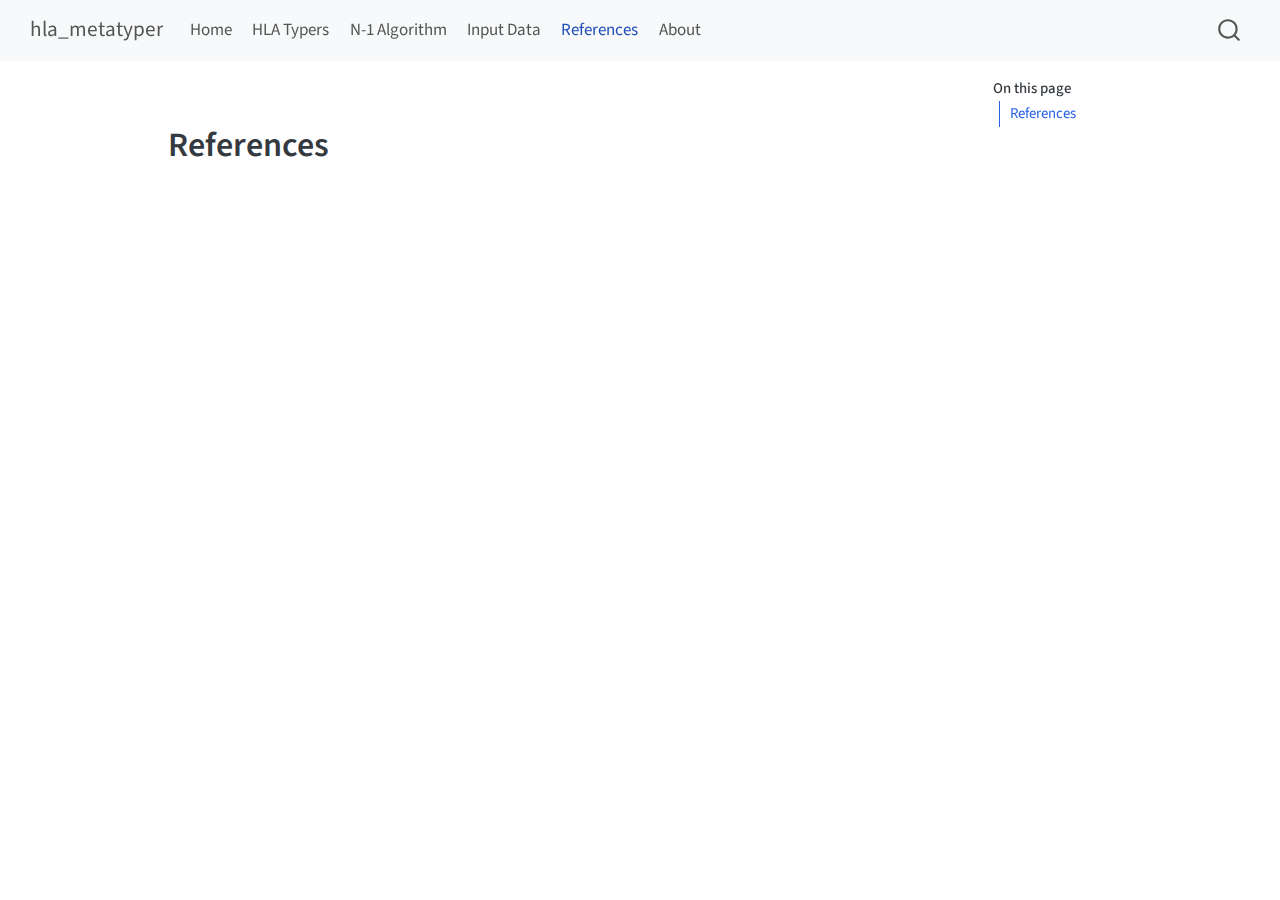
<file: references.html>
<!DOCTYPE html>
<html xmlns="http://www.w3.org/1999/xhtml" lang="en" xml:lang="en"><head>

<meta charset="utf-8">
<meta name="generator" content="quarto-1.4.550">

<meta name="viewport" content="width=device-width, initial-scale=1.0, user-scalable=yes">


<title>hla_metatyper</title>
<style>
code{white-space: pre-wrap;}
span.smallcaps{font-variant: small-caps;}
div.columns{display: flex; gap: min(4vw, 1.5em);}
div.column{flex: auto; overflow-x: auto;}
div.hanging-indent{margin-left: 1.5em; text-indent: -1.5em;}
ul.task-list{list-style: none;}
ul.task-list li input[type="checkbox"] {
  width: 0.8em;
  margin: 0 0.8em 0.2em -1em; /* quarto-specific, see https://github.com/quarto-dev/quarto-cli/issues/4556 */ 
  vertical-align: middle;
}
/* CSS for citations */
div.csl-bib-body { }
div.csl-entry {
  clear: both;
}
.hanging-indent div.csl-entry {
  margin-left:2em;
  text-indent:-2em;
}
div.csl-left-margin {
  min-width:2em;
  float:left;
}
div.csl-right-inline {
  margin-left:2em;
  padding-left:1em;
}
div.csl-indent {
  margin-left: 2em;
}</style>


<script src="site_libs/quarto-nav/quarto-nav.js"></script>
<script src="site_libs/quarto-nav/headroom.min.js"></script>
<script src="site_libs/clipboard/clipboard.min.js"></script>
<script src="site_libs/quarto-search/autocomplete.umd.js"></script>
<script src="site_libs/quarto-search/fuse.min.js"></script>
<script src="site_libs/quarto-search/quarto-search.js"></script>
<meta name="quarto:offset" content="./">
<script src="site_libs/quarto-html/quarto.js"></script>
<script src="site_libs/quarto-html/popper.min.js"></script>
<script src="site_libs/quarto-html/tippy.umd.min.js"></script>
<script src="site_libs/quarto-html/anchor.min.js"></script>
<link href="site_libs/quarto-html/tippy.css" rel="stylesheet">
<link href="site_libs/quarto-html/quarto-syntax-highlighting.css" rel="stylesheet" id="quarto-text-highlighting-styles">
<script src="site_libs/bootstrap/bootstrap.min.js"></script>
<link href="site_libs/bootstrap/bootstrap-icons.css" rel="stylesheet">
<link href="site_libs/bootstrap/bootstrap.min.css" rel="stylesheet" id="quarto-bootstrap" data-mode="light">
<script id="quarto-search-options" type="application/json">{
  "location": "navbar",
  "copy-button": false,
  "collapse-after": 3,
  "panel-placement": "end",
  "type": "overlay",
  "limit": 50,
  "keyboard-shortcut": [
    "f",
    "/",
    "s"
  ],
  "show-item-context": false,
  "language": {
    "search-no-results-text": "No results",
    "search-matching-documents-text": "matching documents",
    "search-copy-link-title": "Copy link to search",
    "search-hide-matches-text": "Hide additional matches",
    "search-more-match-text": "more match in this document",
    "search-more-matches-text": "more matches in this document",
    "search-clear-button-title": "Clear",
    "search-text-placeholder": "",
    "search-detached-cancel-button-title": "Cancel",
    "search-submit-button-title": "Submit",
    "search-label": "Search"
  }
}</script>


<link rel="stylesheet" href="styles.css">
</head>

<body class="nav-fixed">

<div id="quarto-search-results"></div>
  <header id="quarto-header" class="headroom fixed-top">
    <nav class="navbar navbar-expand-lg " data-bs-theme="dark">
      <div class="navbar-container container-fluid">
      <div class="navbar-brand-container mx-auto">
    <a class="navbar-brand" href="./index.html">
    <span class="navbar-title">hla_metatyper</span>
    </a>
  </div>
            <div id="quarto-search" class="" title="Search"></div>
          <button class="navbar-toggler" type="button" data-bs-toggle="collapse" data-bs-target="#navbarCollapse" aria-controls="navbarCollapse" aria-expanded="false" aria-label="Toggle navigation" onclick="if (window.quartoToggleHeadroom) { window.quartoToggleHeadroom(); }">
  <span class="navbar-toggler-icon"></span>
</button>
          <div class="collapse navbar-collapse" id="navbarCollapse">
            <ul class="navbar-nav navbar-nav-scroll me-auto">
  <li class="nav-item">
    <a class="nav-link" href="./index.html"> 
<span class="menu-text">Home</span></a>
  </li>  
  <li class="nav-item">
    <a class="nav-link" href="./typers.html"> 
<span class="menu-text">HLA Typers</span></a>
  </li>  
  <li class="nav-item">
    <a class="nav-link" href="./n-1.html"> 
<span class="menu-text">N-1 Algorithm</span></a>
  </li>  
  <li class="nav-item">
    <a class="nav-link" href="./input.html"> 
<span class="menu-text">Input Data</span></a>
  </li>  
  <li class="nav-item">
    <a class="nav-link active" href="./references.html" aria-current="page"> 
<span class="menu-text">References</span></a>
  </li>  
  <li class="nav-item">
    <a class="nav-link" href="./about.html"> 
<span class="menu-text">About</span></a>
  </li>  
</ul>
          </div> <!-- /navcollapse -->
          <div class="quarto-navbar-tools">
</div>
      </div> <!-- /container-fluid -->
    </nav>
</header>
<!-- content -->
<div id="quarto-content" class="quarto-container page-columns page-rows-contents page-layout-article page-navbar">
<!-- sidebar -->
<!-- margin-sidebar -->
    <div id="quarto-margin-sidebar" class="sidebar margin-sidebar">
        <nav id="TOC" role="doc-toc" class="toc-active">
    <h2 id="toc-title">On this page</h2>
   
  <ul>
  <li><a href="#references" id="toc-references" class="nav-link active" data-scroll-target="#references">References</a></li>
  </ul>
</nav>
    </div>
<!-- main -->
<main class="content" id="quarto-document-content">




<section id="references" class="level1 unnumbered">
<h1 class="unnumbered">References</h1>
<div id="refs" role="list">

</div>


</section>

</main> <!-- /main -->
<script id="quarto-html-after-body" type="application/javascript">
window.document.addEventListener("DOMContentLoaded", function (event) {
  const toggleBodyColorMode = (bsSheetEl) => {
    const mode = bsSheetEl.getAttribute("data-mode");
    const bodyEl = window.document.querySelector("body");
    if (mode === "dark") {
      bodyEl.classList.add("quarto-dark");
      bodyEl.classList.remove("quarto-light");
    } else {
      bodyEl.classList.add("quarto-light");
      bodyEl.classList.remove("quarto-dark");
    }
  }
  const toggleBodyColorPrimary = () => {
    const bsSheetEl = window.document.querySelector("link#quarto-bootstrap");
    if (bsSheetEl) {
      toggleBodyColorMode(bsSheetEl);
    }
  }
  toggleBodyColorPrimary();  
  const icon = "";
  const anchorJS = new window.AnchorJS();
  anchorJS.options = {
    placement: 'right',
    icon: icon
  };
  anchorJS.add('.anchored');
  const isCodeAnnotation = (el) => {
    for (const clz of el.classList) {
      if (clz.startsWith('code-annotation-')) {                     
        return true;
      }
    }
    return false;
  }
  const clipboard = new window.ClipboardJS('.code-copy-button', {
    text: function(trigger) {
      const codeEl = trigger.previousElementSibling.cloneNode(true);
      for (const childEl of codeEl.children) {
        if (isCodeAnnotation(childEl)) {
          childEl.remove();
        }
      }
      return codeEl.innerText;
    }
  });
  clipboard.on('success', function(e) {
    // button target
    const button = e.trigger;
    // don't keep focus
    button.blur();
    // flash "checked"
    button.classList.add('code-copy-button-checked');
    var currentTitle = button.getAttribute("title");
    button.setAttribute("title", "Copied!");
    let tooltip;
    if (window.bootstrap) {
      button.setAttribute("data-bs-toggle", "tooltip");
      button.setAttribute("data-bs-placement", "left");
      button.setAttribute("data-bs-title", "Copied!");
      tooltip = new bootstrap.Tooltip(button, 
        { trigger: "manual", 
          customClass: "code-copy-button-tooltip",
          offset: [0, -8]});
      tooltip.show();    
    }
    setTimeout(function() {
      if (tooltip) {
        tooltip.hide();
        button.removeAttribute("data-bs-title");
        button.removeAttribute("data-bs-toggle");
        button.removeAttribute("data-bs-placement");
      }
      button.setAttribute("title", currentTitle);
      button.classList.remove('code-copy-button-checked');
    }, 1000);
    // clear code selection
    e.clearSelection();
  });
    var localhostRegex = new RegExp(/^(?:http|https):\/\/localhost\:?[0-9]*\//);
    var mailtoRegex = new RegExp(/^mailto:/);
      var filterRegex = new RegExp('/' + window.location.host + '/');
    var isInternal = (href) => {
        return filterRegex.test(href) || localhostRegex.test(href) || mailtoRegex.test(href);
    }
    // Inspect non-navigation links and adorn them if external
 	var links = window.document.querySelectorAll('a[href]:not(.nav-link):not(.navbar-brand):not(.toc-action):not(.sidebar-link):not(.sidebar-item-toggle):not(.pagination-link):not(.no-external):not([aria-hidden]):not(.dropdown-item):not(.quarto-navigation-tool)');
    for (var i=0; i<links.length; i++) {
      const link = links[i];
      if (!isInternal(link.href)) {
          // target, if specified
          link.setAttribute("target", "_blank");
          if (link.getAttribute("rel") === null) {
            link.setAttribute("rel", "noopener");
          }
          // default icon
          link.classList.add("external");
      }
    }
  function tippyHover(el, contentFn, onTriggerFn, onUntriggerFn) {
    const config = {
      allowHTML: true,
      maxWidth: 500,
      delay: 100,
      arrow: false,
      appendTo: function(el) {
          return el.parentElement;
      },
      interactive: true,
      interactiveBorder: 10,
      theme: 'quarto',
      placement: 'bottom-start',
    };
    if (contentFn) {
      config.content = contentFn;
    }
    if (onTriggerFn) {
      config.onTrigger = onTriggerFn;
    }
    if (onUntriggerFn) {
      config.onUntrigger = onUntriggerFn;
    }
    window.tippy(el, config); 
  }
  const noterefs = window.document.querySelectorAll('a[role="doc-noteref"]');
  for (var i=0; i<noterefs.length; i++) {
    const ref = noterefs[i];
    tippyHover(ref, function() {
      // use id or data attribute instead here
      let href = ref.getAttribute('data-footnote-href') || ref.getAttribute('href');
      try { href = new URL(href).hash; } catch {}
      const id = href.replace(/^#\/?/, "");
      const note = window.document.getElementById(id);
      return note.innerHTML;
    });
  }
  const xrefs = window.document.querySelectorAll('a.quarto-xref');
  const processXRef = (id, note) => {
    // Strip column container classes
    const stripColumnClz = (el) => {
      el.classList.remove("page-full", "page-columns");
      if (el.children) {
        for (const child of el.children) {
          stripColumnClz(child);
        }
      }
    }
    stripColumnClz(note)
    if (id === null || id.startsWith('sec-')) {
      // Special case sections, only their first couple elements
      const container = document.createElement("div");
      if (note.children && note.children.length > 2) {
        container.appendChild(note.children[0].cloneNode(true));
        for (let i = 1; i < note.children.length; i++) {
          const child = note.children[i];
          if (child.tagName === "P" && child.innerText === "") {
            continue;
          } else {
            container.appendChild(child.cloneNode(true));
            break;
          }
        }
        if (window.Quarto?.typesetMath) {
          window.Quarto.typesetMath(container);
        }
        return container.innerHTML
      } else {
        if (window.Quarto?.typesetMath) {
          window.Quarto.typesetMath(note);
        }
        return note.innerHTML;
      }
    } else {
      // Remove any anchor links if they are present
      const anchorLink = note.querySelector('a.anchorjs-link');
      if (anchorLink) {
        anchorLink.remove();
      }
      if (window.Quarto?.typesetMath) {
        window.Quarto.typesetMath(note);
      }
      // TODO in 1.5, we should make sure this works without a callout special case
      if (note.classList.contains("callout")) {
        return note.outerHTML;
      } else {
        return note.innerHTML;
      }
    }
  }
  for (var i=0; i<xrefs.length; i++) {
    const xref = xrefs[i];
    tippyHover(xref, undefined, function(instance) {
      instance.disable();
      let url = xref.getAttribute('href');
      let hash = undefined; 
      if (url.startsWith('#')) {
        hash = url;
      } else {
        try { hash = new URL(url).hash; } catch {}
      }
      if (hash) {
        const id = hash.replace(/^#\/?/, "");
        const note = window.document.getElementById(id);
        if (note !== null) {
          try {
            const html = processXRef(id, note.cloneNode(true));
            instance.setContent(html);
          } finally {
            instance.enable();
            instance.show();
          }
        } else {
          // See if we can fetch this
          fetch(url.split('#')[0])
          .then(res => res.text())
          .then(html => {
            const parser = new DOMParser();
            const htmlDoc = parser.parseFromString(html, "text/html");
            const note = htmlDoc.getElementById(id);
            if (note !== null) {
              const html = processXRef(id, note);
              instance.setContent(html);
            } 
          }).finally(() => {
            instance.enable();
            instance.show();
          });
        }
      } else {
        // See if we can fetch a full url (with no hash to target)
        // This is a special case and we should probably do some content thinning / targeting
        fetch(url)
        .then(res => res.text())
        .then(html => {
          const parser = new DOMParser();
          const htmlDoc = parser.parseFromString(html, "text/html");
          const note = htmlDoc.querySelector('main.content');
          if (note !== null) {
            // This should only happen for chapter cross references
            // (since there is no id in the URL)
            // remove the first header
            if (note.children.length > 0 && note.children[0].tagName === "HEADER") {
              note.children[0].remove();
            }
            const html = processXRef(null, note);
            instance.setContent(html);
          } 
        }).finally(() => {
          instance.enable();
          instance.show();
        });
      }
    }, function(instance) {
    });
  }
      let selectedAnnoteEl;
      const selectorForAnnotation = ( cell, annotation) => {
        let cellAttr = 'data-code-cell="' + cell + '"';
        let lineAttr = 'data-code-annotation="' +  annotation + '"';
        const selector = 'span[' + cellAttr + '][' + lineAttr + ']';
        return selector;
      }
      const selectCodeLines = (annoteEl) => {
        const doc = window.document;
        const targetCell = annoteEl.getAttribute("data-target-cell");
        const targetAnnotation = annoteEl.getAttribute("data-target-annotation");
        const annoteSpan = window.document.querySelector(selectorForAnnotation(targetCell, targetAnnotation));
        const lines = annoteSpan.getAttribute("data-code-lines").split(",");
        const lineIds = lines.map((line) => {
          return targetCell + "-" + line;
        })
        let top = null;
        let height = null;
        let parent = null;
        if (lineIds.length > 0) {
            //compute the position of the single el (top and bottom and make a div)
            const el = window.document.getElementById(lineIds[0]);
            top = el.offsetTop;
            height = el.offsetHeight;
            parent = el.parentElement.parentElement;
          if (lineIds.length > 1) {
            const lastEl = window.document.getElementById(lineIds[lineIds.length - 1]);
            const bottom = lastEl.offsetTop + lastEl.offsetHeight;
            height = bottom - top;
          }
          if (top !== null && height !== null && parent !== null) {
            // cook up a div (if necessary) and position it 
            let div = window.document.getElementById("code-annotation-line-highlight");
            if (div === null) {
              div = window.document.createElement("div");
              div.setAttribute("id", "code-annotation-line-highlight");
              div.style.position = 'absolute';
              parent.appendChild(div);
            }
            div.style.top = top - 2 + "px";
            div.style.height = height + 4 + "px";
            div.style.left = 0;
            let gutterDiv = window.document.getElementById("code-annotation-line-highlight-gutter");
            if (gutterDiv === null) {
              gutterDiv = window.document.createElement("div");
              gutterDiv.setAttribute("id", "code-annotation-line-highlight-gutter");
              gutterDiv.style.position = 'absolute';
              const codeCell = window.document.getElementById(targetCell);
              const gutter = codeCell.querySelector('.code-annotation-gutter');
              gutter.appendChild(gutterDiv);
            }
            gutterDiv.style.top = top - 2 + "px";
            gutterDiv.style.height = height + 4 + "px";
          }
          selectedAnnoteEl = annoteEl;
        }
      };
      const unselectCodeLines = () => {
        const elementsIds = ["code-annotation-line-highlight", "code-annotation-line-highlight-gutter"];
        elementsIds.forEach((elId) => {
          const div = window.document.getElementById(elId);
          if (div) {
            div.remove();
          }
        });
        selectedAnnoteEl = undefined;
      };
        // Handle positioning of the toggle
    window.addEventListener(
      "resize",
      throttle(() => {
        elRect = undefined;
        if (selectedAnnoteEl) {
          selectCodeLines(selectedAnnoteEl);
        }
      }, 10)
    );
    function throttle(fn, ms) {
    let throttle = false;
    let timer;
      return (...args) => {
        if(!throttle) { // first call gets through
            fn.apply(this, args);
            throttle = true;
        } else { // all the others get throttled
            if(timer) clearTimeout(timer); // cancel #2
            timer = setTimeout(() => {
              fn.apply(this, args);
              timer = throttle = false;
            }, ms);
        }
      };
    }
      // Attach click handler to the DT
      const annoteDls = window.document.querySelectorAll('dt[data-target-cell]');
      for (const annoteDlNode of annoteDls) {
        annoteDlNode.addEventListener('click', (event) => {
          const clickedEl = event.target;
          if (clickedEl !== selectedAnnoteEl) {
            unselectCodeLines();
            const activeEl = window.document.querySelector('dt[data-target-cell].code-annotation-active');
            if (activeEl) {
              activeEl.classList.remove('code-annotation-active');
            }
            selectCodeLines(clickedEl);
            clickedEl.classList.add('code-annotation-active');
          } else {
            // Unselect the line
            unselectCodeLines();
            clickedEl.classList.remove('code-annotation-active');
          }
        });
      }
  const findCites = (el) => {
    const parentEl = el.parentElement;
    if (parentEl) {
      const cites = parentEl.dataset.cites;
      if (cites) {
        return {
          el,
          cites: cites.split(' ')
        };
      } else {
        return findCites(el.parentElement)
      }
    } else {
      return undefined;
    }
  };
  var bibliorefs = window.document.querySelectorAll('a[role="doc-biblioref"]');
  for (var i=0; i<bibliorefs.length; i++) {
    const ref = bibliorefs[i];
    const citeInfo = findCites(ref);
    if (citeInfo) {
      tippyHover(citeInfo.el, function() {
        var popup = window.document.createElement('div');
        citeInfo.cites.forEach(function(cite) {
          var citeDiv = window.document.createElement('div');
          citeDiv.classList.add('hanging-indent');
          citeDiv.classList.add('csl-entry');
          var biblioDiv = window.document.getElementById('ref-' + cite);
          if (biblioDiv) {
            citeDiv.innerHTML = biblioDiv.innerHTML;
          }
          popup.appendChild(citeDiv);
        });
        return popup.innerHTML;
      });
    }
  }
});
</script>
</div> <!-- /content -->




</body></html>
</file>
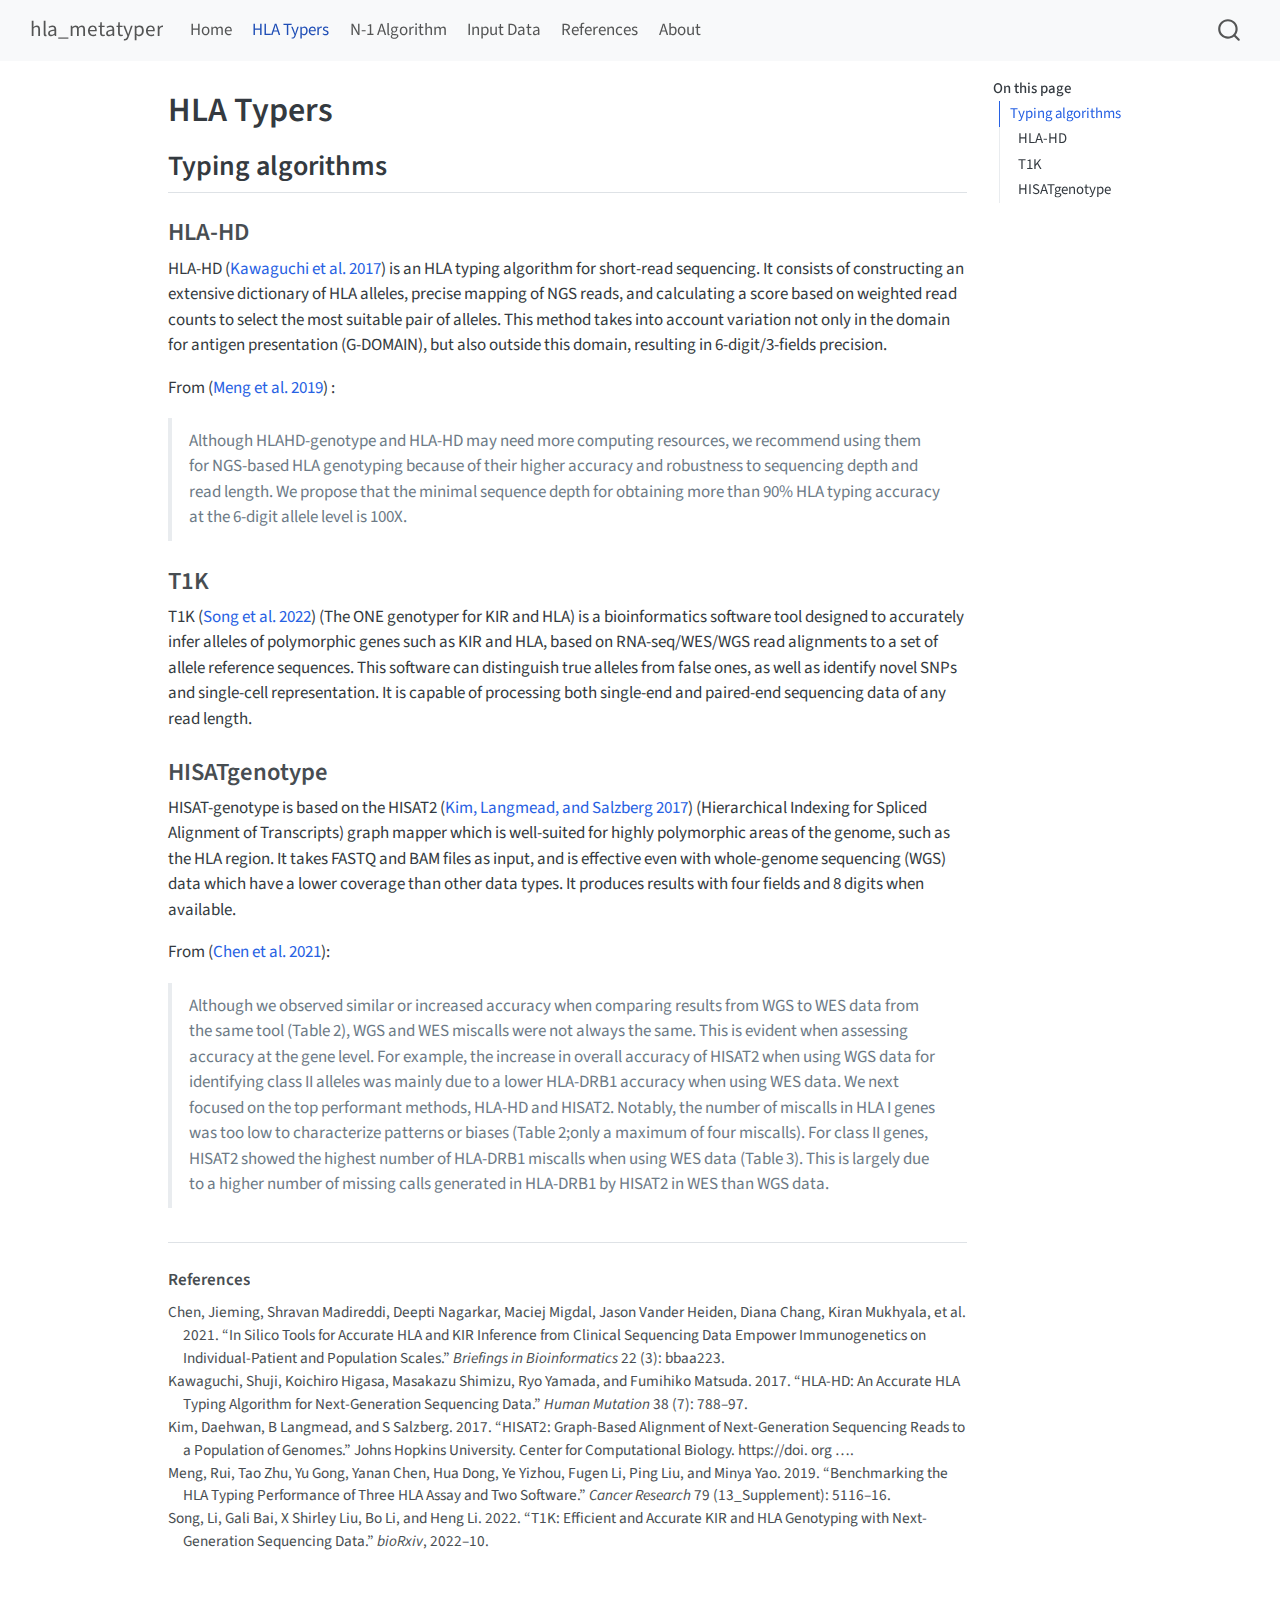
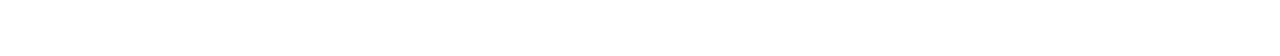
<file: typers.html>
<!DOCTYPE html>
<html xmlns="http://www.w3.org/1999/xhtml" lang="en" xml:lang="en"><head>

<meta charset="utf-8">
<meta name="generator" content="quarto-1.4.550">

<meta name="viewport" content="width=device-width, initial-scale=1.0, user-scalable=yes">


<title>hla_metatyper - HLA Typers</title>
<style>
code{white-space: pre-wrap;}
span.smallcaps{font-variant: small-caps;}
div.columns{display: flex; gap: min(4vw, 1.5em);}
div.column{flex: auto; overflow-x: auto;}
div.hanging-indent{margin-left: 1.5em; text-indent: -1.5em;}
ul.task-list{list-style: none;}
ul.task-list li input[type="checkbox"] {
  width: 0.8em;
  margin: 0 0.8em 0.2em -1em; /* quarto-specific, see https://github.com/quarto-dev/quarto-cli/issues/4556 */ 
  vertical-align: middle;
}
/* CSS for citations */
div.csl-bib-body { }
div.csl-entry {
  clear: both;
  margin-bottom: 0em;
}
.hanging-indent div.csl-entry {
  margin-left:2em;
  text-indent:-2em;
}
div.csl-left-margin {
  min-width:2em;
  float:left;
}
div.csl-right-inline {
  margin-left:2em;
  padding-left:1em;
}
div.csl-indent {
  margin-left: 2em;
}</style>


<script src="site_libs/quarto-nav/quarto-nav.js"></script>
<script src="site_libs/quarto-nav/headroom.min.js"></script>
<script src="site_libs/clipboard/clipboard.min.js"></script>
<script src="site_libs/quarto-search/autocomplete.umd.js"></script>
<script src="site_libs/quarto-search/fuse.min.js"></script>
<script src="site_libs/quarto-search/quarto-search.js"></script>
<meta name="quarto:offset" content="./">
<script src="site_libs/quarto-html/quarto.js"></script>
<script src="site_libs/quarto-html/popper.min.js"></script>
<script src="site_libs/quarto-html/tippy.umd.min.js"></script>
<script src="site_libs/quarto-html/anchor.min.js"></script>
<link href="site_libs/quarto-html/tippy.css" rel="stylesheet">
<link href="site_libs/quarto-html/quarto-syntax-highlighting.css" rel="stylesheet" id="quarto-text-highlighting-styles">
<script src="site_libs/bootstrap/bootstrap.min.js"></script>
<link href="site_libs/bootstrap/bootstrap-icons.css" rel="stylesheet">
<link href="site_libs/bootstrap/bootstrap.min.css" rel="stylesheet" id="quarto-bootstrap" data-mode="light">
<script id="quarto-search-options" type="application/json">{
  "location": "navbar",
  "copy-button": false,
  "collapse-after": 3,
  "panel-placement": "end",
  "type": "overlay",
  "limit": 50,
  "keyboard-shortcut": [
    "f",
    "/",
    "s"
  ],
  "show-item-context": false,
  "language": {
    "search-no-results-text": "No results",
    "search-matching-documents-text": "matching documents",
    "search-copy-link-title": "Copy link to search",
    "search-hide-matches-text": "Hide additional matches",
    "search-more-match-text": "more match in this document",
    "search-more-matches-text": "more matches in this document",
    "search-clear-button-title": "Clear",
    "search-text-placeholder": "",
    "search-detached-cancel-button-title": "Cancel",
    "search-submit-button-title": "Submit",
    "search-label": "Search"
  }
}</script>


<link rel="stylesheet" href="styles.css">
</head>

<body class="nav-fixed">

<div id="quarto-search-results"></div>
  <header id="quarto-header" class="headroom fixed-top">
    <nav class="navbar navbar-expand-lg " data-bs-theme="dark">
      <div class="navbar-container container-fluid">
      <div class="navbar-brand-container mx-auto">
    <a class="navbar-brand" href="./index.html">
    <span class="navbar-title">hla_metatyper</span>
    </a>
  </div>
            <div id="quarto-search" class="" title="Search"></div>
          <button class="navbar-toggler" type="button" data-bs-toggle="collapse" data-bs-target="#navbarCollapse" aria-controls="navbarCollapse" aria-expanded="false" aria-label="Toggle navigation" onclick="if (window.quartoToggleHeadroom) { window.quartoToggleHeadroom(); }">
  <span class="navbar-toggler-icon"></span>
</button>
          <div class="collapse navbar-collapse" id="navbarCollapse">
            <ul class="navbar-nav navbar-nav-scroll me-auto">
  <li class="nav-item">
    <a class="nav-link" href="./index.html"> 
<span class="menu-text">Home</span></a>
  </li>  
  <li class="nav-item">
    <a class="nav-link active" href="./typers.html" aria-current="page"> 
<span class="menu-text">HLA Typers</span></a>
  </li>  
  <li class="nav-item">
    <a class="nav-link" href="./n-1.html"> 
<span class="menu-text">N-1 Algorithm</span></a>
  </li>  
  <li class="nav-item">
    <a class="nav-link" href="./input.html"> 
<span class="menu-text">Input Data</span></a>
  </li>  
  <li class="nav-item">
    <a class="nav-link" href="./references.html"> 
<span class="menu-text">References</span></a>
  </li>  
  <li class="nav-item">
    <a class="nav-link" href="./about.html"> 
<span class="menu-text">About</span></a>
  </li>  
</ul>
          </div> <!-- /navcollapse -->
          <div class="quarto-navbar-tools">
</div>
      </div> <!-- /container-fluid -->
    </nav>
</header>
<!-- content -->
<div id="quarto-content" class="quarto-container page-columns page-rows-contents page-layout-article page-navbar">
<!-- sidebar -->
<!-- margin-sidebar -->
    <div id="quarto-margin-sidebar" class="sidebar margin-sidebar">
        <nav id="TOC" role="doc-toc" class="toc-active">
    <h2 id="toc-title">On this page</h2>
   
  <ul>
  <li><a href="#typing-algorithms" id="toc-typing-algorithms" class="nav-link active" data-scroll-target="#typing-algorithms">Typing algorithms</a>
  <ul class="collapse">
  <li><a href="#hla-hd" id="toc-hla-hd" class="nav-link" data-scroll-target="#hla-hd">HLA-HD</a></li>
  <li><a href="#t1k" id="toc-t1k" class="nav-link" data-scroll-target="#t1k">T1K</a></li>
  <li><a href="#hisatgenotype" id="toc-hisatgenotype" class="nav-link" data-scroll-target="#hisatgenotype">HISATgenotype</a></li>
  </ul></li>
  </ul>
</nav>
    </div>
<!-- main -->
<main class="content" id="quarto-document-content">

<header id="title-block-header" class="quarto-title-block default">
<div class="quarto-title">
<h1 class="title">HLA Typers</h1>
</div>



<div class="quarto-title-meta">

    
  
    
  </div>
  


</header>


<section id="typing-algorithms" class="level2">
<h2 class="anchored" data-anchor-id="typing-algorithms">Typing algorithms</h2>
<section id="hla-hd" class="level3">
<h3 class="anchored" data-anchor-id="hla-hd">HLA-HD</h3>
<p>HLA-HD <span class="citation" data-cites="kawaguchi2017hla">(<a href="#ref-kawaguchi2017hla" role="doc-biblioref">Kawaguchi et al. 2017</a>)</span> is an HLA typing algorithm for short-read sequencing. It consists of constructing an extensive dictionary of HLA alleles, precise mapping of NGS reads, and calculating a score based on weighted read counts to select the most suitable pair of alleles. This method takes into account variation not only in the domain for antigen presentation (G-DOMAIN), but also outside this domain, resulting in 6-digit/3-fields precision.</p>
<p>From <span class="citation" data-cites="meng2019benchmarking">(<a href="#ref-meng2019benchmarking" role="doc-biblioref">Meng et al. 2019</a>)</span> :</p>
<blockquote class="blockquote">
<p>Although HLAHD-genotype and HLA-HD may need more computing resources, we recommend using them for NGS-based HLA genotyping because of their higher accuracy and robustness to sequencing depth and read length. We propose that the minimal sequence depth for obtaining more than 90% HLA typing accuracy at the 6-digit allele level is 100X.</p>
</blockquote>
</section>
<section id="t1k" class="level3">
<h3 class="anchored" data-anchor-id="t1k">T1K</h3>
<p>T1K <span class="citation" data-cites="song2022t1k">(<a href="#ref-song2022t1k" role="doc-biblioref">Song et al. 2022</a>)</span> (The ONE genotyper for KIR and HLA) is a bioinformatics software tool designed to accurately infer alleles of polymorphic genes such as KIR and HLA, based on RNA-seq/WES/WGS read alignments to a set of allele reference sequences. This software can distinguish true alleles from false ones, as well as identify novel SNPs and single-cell representation. It is capable of processing both single-end and paired-end sequencing data of any read length.</p>
</section>
<section id="hisatgenotype" class="level3">
<h3 class="anchored" data-anchor-id="hisatgenotype">HISATgenotype</h3>
<p>HISAT-genotype is based on the HISAT2 <span class="citation" data-cites="kim2017hisat2">(<a href="#ref-kim2017hisat2" role="doc-biblioref">Kim, Langmead, and Salzberg 2017</a>)</span> (Hierarchical Indexing for Spliced Alignment of Transcripts) graph mapper which is well-suited for highly polymorphic areas of the genome, such as the HLA region. It takes FASTQ and BAM files as input, and is effective even with whole-genome sequencing (WGS) data which have a lower coverage than other data types. It produces results with four fields and 8 digits when available.</p>
<p>From <span class="citation" data-cites="chen2021silico">(<a href="#ref-chen2021silico" role="doc-biblioref">Chen et al. 2021</a>)</span>:</p>
<blockquote class="blockquote">
<p>Although we observed similar or increased accuracy when comparing results from WGS to WES data from the same tool (Table 2), WGS and WES miscalls were not always the same. This is evident when assessing accuracy at the gene level. For example, the increase in overall accuracy of HISAT2 when using WGS data for identifying class II alleles was mainly due to a lower HLA-DRB1 accuracy when using WES data. We next focused on the top performant methods, HLA-HD and HISAT2. Notably, the number of miscalls in HLA I genes was too low to characterize patterns or biases (Table 2;only a maximum of four miscalls). For class II genes, HISAT2 showed the highest number of HLA-DRB1 miscalls when using WES data (Table 3). This is largely due to a higher number of missing calls generated in HLA-DRB1 by HISAT2 in WES than WGS data.</p>
</blockquote>



</section>
</section>

<div id="quarto-appendix" class="default"><section class="quarto-appendix-contents" role="doc-bibliography" id="quarto-bibliography"><h2 class="anchored quarto-appendix-heading">References</h2><div id="refs" class="references csl-bib-body hanging-indent" data-entry-spacing="0" role="list">
<div id="ref-chen2021silico" class="csl-entry" role="listitem">
Chen, Jieming, Shravan Madireddi, Deepti Nagarkar, Maciej Migdal, Jason Vander Heiden, Diana Chang, Kiran Mukhyala, et al. 2021. <span>“In Silico Tools for Accurate HLA and KIR Inference from Clinical Sequencing Data Empower Immunogenetics on Individual-Patient and Population Scales.”</span> <em>Briefings in Bioinformatics</em> 22 (3): bbaa223.
</div>
<div id="ref-kawaguchi2017hla" class="csl-entry" role="listitem">
Kawaguchi, Shuji, Koichiro Higasa, Masakazu Shimizu, Ryo Yamada, and Fumihiko Matsuda. 2017. <span>“HLA-HD: An Accurate HLA Typing Algorithm for Next-Generation Sequencing Data.”</span> <em>Human Mutation</em> 38 (7): 788–97.
</div>
<div id="ref-kim2017hisat2" class="csl-entry" role="listitem">
Kim, Daehwan, B Langmead, and S Salzberg. 2017. <span>“HISAT2: Graph-Based Alignment of Next-Generation Sequencing Reads to a Population of Genomes.”</span> Johns Hopkins University. Center for Computational Biology. https://doi. org&nbsp;….
</div>
<div id="ref-meng2019benchmarking" class="csl-entry" role="listitem">
Meng, Rui, Tao Zhu, Yu Gong, Yanan Chen, Hua Dong, Ye Yizhou, Fugen Li, Ping Liu, and Minya Yao. 2019. <span>“Benchmarking the HLA Typing Performance of Three HLA Assay and Two Software.”</span> <em>Cancer Research</em> 79 (13_Supplement): 5116–16.
</div>
<div id="ref-song2022t1k" class="csl-entry" role="listitem">
Song, Li, Gali Bai, X Shirley Liu, Bo Li, and Heng Li. 2022. <span>“T1K: Efficient and Accurate KIR and HLA Genotyping with Next-Generation Sequencing Data.”</span> <em>bioRxiv</em>, 2022–10.
</div>
</div></section></div></main> <!-- /main -->
<script id="quarto-html-after-body" type="application/javascript">
window.document.addEventListener("DOMContentLoaded", function (event) {
  const toggleBodyColorMode = (bsSheetEl) => {
    const mode = bsSheetEl.getAttribute("data-mode");
    const bodyEl = window.document.querySelector("body");
    if (mode === "dark") {
      bodyEl.classList.add("quarto-dark");
      bodyEl.classList.remove("quarto-light");
    } else {
      bodyEl.classList.add("quarto-light");
      bodyEl.classList.remove("quarto-dark");
    }
  }
  const toggleBodyColorPrimary = () => {
    const bsSheetEl = window.document.querySelector("link#quarto-bootstrap");
    if (bsSheetEl) {
      toggleBodyColorMode(bsSheetEl);
    }
  }
  toggleBodyColorPrimary();  
  const icon = "";
  const anchorJS = new window.AnchorJS();
  anchorJS.options = {
    placement: 'right',
    icon: icon
  };
  anchorJS.add('.anchored');
  const isCodeAnnotation = (el) => {
    for (const clz of el.classList) {
      if (clz.startsWith('code-annotation-')) {                     
        return true;
      }
    }
    return false;
  }
  const clipboard = new window.ClipboardJS('.code-copy-button', {
    text: function(trigger) {
      const codeEl = trigger.previousElementSibling.cloneNode(true);
      for (const childEl of codeEl.children) {
        if (isCodeAnnotation(childEl)) {
          childEl.remove();
        }
      }
      return codeEl.innerText;
    }
  });
  clipboard.on('success', function(e) {
    // button target
    const button = e.trigger;
    // don't keep focus
    button.blur();
    // flash "checked"
    button.classList.add('code-copy-button-checked');
    var currentTitle = button.getAttribute("title");
    button.setAttribute("title", "Copied!");
    let tooltip;
    if (window.bootstrap) {
      button.setAttribute("data-bs-toggle", "tooltip");
      button.setAttribute("data-bs-placement", "left");
      button.setAttribute("data-bs-title", "Copied!");
      tooltip = new bootstrap.Tooltip(button, 
        { trigger: "manual", 
          customClass: "code-copy-button-tooltip",
          offset: [0, -8]});
      tooltip.show();    
    }
    setTimeout(function() {
      if (tooltip) {
        tooltip.hide();
        button.removeAttribute("data-bs-title");
        button.removeAttribute("data-bs-toggle");
        button.removeAttribute("data-bs-placement");
      }
      button.setAttribute("title", currentTitle);
      button.classList.remove('code-copy-button-checked');
    }, 1000);
    // clear code selection
    e.clearSelection();
  });
    var localhostRegex = new RegExp(/^(?:http|https):\/\/localhost\:?[0-9]*\//);
    var mailtoRegex = new RegExp(/^mailto:/);
      var filterRegex = new RegExp('/' + window.location.host + '/');
    var isInternal = (href) => {
        return filterRegex.test(href) || localhostRegex.test(href) || mailtoRegex.test(href);
    }
    // Inspect non-navigation links and adorn them if external
 	var links = window.document.querySelectorAll('a[href]:not(.nav-link):not(.navbar-brand):not(.toc-action):not(.sidebar-link):not(.sidebar-item-toggle):not(.pagination-link):not(.no-external):not([aria-hidden]):not(.dropdown-item):not(.quarto-navigation-tool)');
    for (var i=0; i<links.length; i++) {
      const link = links[i];
      if (!isInternal(link.href)) {
          // target, if specified
          link.setAttribute("target", "_blank");
          if (link.getAttribute("rel") === null) {
            link.setAttribute("rel", "noopener");
          }
          // default icon
          link.classList.add("external");
      }
    }
  function tippyHover(el, contentFn, onTriggerFn, onUntriggerFn) {
    const config = {
      allowHTML: true,
      maxWidth: 500,
      delay: 100,
      arrow: false,
      appendTo: function(el) {
          return el.parentElement;
      },
      interactive: true,
      interactiveBorder: 10,
      theme: 'quarto',
      placement: 'bottom-start',
    };
    if (contentFn) {
      config.content = contentFn;
    }
    if (onTriggerFn) {
      config.onTrigger = onTriggerFn;
    }
    if (onUntriggerFn) {
      config.onUntrigger = onUntriggerFn;
    }
    window.tippy(el, config); 
  }
  const noterefs = window.document.querySelectorAll('a[role="doc-noteref"]');
  for (var i=0; i<noterefs.length; i++) {
    const ref = noterefs[i];
    tippyHover(ref, function() {
      // use id or data attribute instead here
      let href = ref.getAttribute('data-footnote-href') || ref.getAttribute('href');
      try { href = new URL(href).hash; } catch {}
      const id = href.replace(/^#\/?/, "");
      const note = window.document.getElementById(id);
      return note.innerHTML;
    });
  }
  const xrefs = window.document.querySelectorAll('a.quarto-xref');
  const processXRef = (id, note) => {
    // Strip column container classes
    const stripColumnClz = (el) => {
      el.classList.remove("page-full", "page-columns");
      if (el.children) {
        for (const child of el.children) {
          stripColumnClz(child);
        }
      }
    }
    stripColumnClz(note)
    if (id === null || id.startsWith('sec-')) {
      // Special case sections, only their first couple elements
      const container = document.createElement("div");
      if (note.children && note.children.length > 2) {
        container.appendChild(note.children[0].cloneNode(true));
        for (let i = 1; i < note.children.length; i++) {
          const child = note.children[i];
          if (child.tagName === "P" && child.innerText === "") {
            continue;
          } else {
            container.appendChild(child.cloneNode(true));
            break;
          }
        }
        if (window.Quarto?.typesetMath) {
          window.Quarto.typesetMath(container);
        }
        return container.innerHTML
      } else {
        if (window.Quarto?.typesetMath) {
          window.Quarto.typesetMath(note);
        }
        return note.innerHTML;
      }
    } else {
      // Remove any anchor links if they are present
      const anchorLink = note.querySelector('a.anchorjs-link');
      if (anchorLink) {
        anchorLink.remove();
      }
      if (window.Quarto?.typesetMath) {
        window.Quarto.typesetMath(note);
      }
      // TODO in 1.5, we should make sure this works without a callout special case
      if (note.classList.contains("callout")) {
        return note.outerHTML;
      } else {
        return note.innerHTML;
      }
    }
  }
  for (var i=0; i<xrefs.length; i++) {
    const xref = xrefs[i];
    tippyHover(xref, undefined, function(instance) {
      instance.disable();
      let url = xref.getAttribute('href');
      let hash = undefined; 
      if (url.startsWith('#')) {
        hash = url;
      } else {
        try { hash = new URL(url).hash; } catch {}
      }
      if (hash) {
        const id = hash.replace(/^#\/?/, "");
        const note = window.document.getElementById(id);
        if (note !== null) {
          try {
            const html = processXRef(id, note.cloneNode(true));
            instance.setContent(html);
          } finally {
            instance.enable();
            instance.show();
          }
        } else {
          // See if we can fetch this
          fetch(url.split('#')[0])
          .then(res => res.text())
          .then(html => {
            const parser = new DOMParser();
            const htmlDoc = parser.parseFromString(html, "text/html");
            const note = htmlDoc.getElementById(id);
            if (note !== null) {
              const html = processXRef(id, note);
              instance.setContent(html);
            } 
          }).finally(() => {
            instance.enable();
            instance.show();
          });
        }
      } else {
        // See if we can fetch a full url (with no hash to target)
        // This is a special case and we should probably do some content thinning / targeting
        fetch(url)
        .then(res => res.text())
        .then(html => {
          const parser = new DOMParser();
          const htmlDoc = parser.parseFromString(html, "text/html");
          const note = htmlDoc.querySelector('main.content');
          if (note !== null) {
            // This should only happen for chapter cross references
            // (since there is no id in the URL)
            // remove the first header
            if (note.children.length > 0 && note.children[0].tagName === "HEADER") {
              note.children[0].remove();
            }
            const html = processXRef(null, note);
            instance.setContent(html);
          } 
        }).finally(() => {
          instance.enable();
          instance.show();
        });
      }
    }, function(instance) {
    });
  }
      let selectedAnnoteEl;
      const selectorForAnnotation = ( cell, annotation) => {
        let cellAttr = 'data-code-cell="' + cell + '"';
        let lineAttr = 'data-code-annotation="' +  annotation + '"';
        const selector = 'span[' + cellAttr + '][' + lineAttr + ']';
        return selector;
      }
      const selectCodeLines = (annoteEl) => {
        const doc = window.document;
        const targetCell = annoteEl.getAttribute("data-target-cell");
        const targetAnnotation = annoteEl.getAttribute("data-target-annotation");
        const annoteSpan = window.document.querySelector(selectorForAnnotation(targetCell, targetAnnotation));
        const lines = annoteSpan.getAttribute("data-code-lines").split(",");
        const lineIds = lines.map((line) => {
          return targetCell + "-" + line;
        })
        let top = null;
        let height = null;
        let parent = null;
        if (lineIds.length > 0) {
            //compute the position of the single el (top and bottom and make a div)
            const el = window.document.getElementById(lineIds[0]);
            top = el.offsetTop;
            height = el.offsetHeight;
            parent = el.parentElement.parentElement;
          if (lineIds.length > 1) {
            const lastEl = window.document.getElementById(lineIds[lineIds.length - 1]);
            const bottom = lastEl.offsetTop + lastEl.offsetHeight;
            height = bottom - top;
          }
          if (top !== null && height !== null && parent !== null) {
            // cook up a div (if necessary) and position it 
            let div = window.document.getElementById("code-annotation-line-highlight");
            if (div === null) {
              div = window.document.createElement("div");
              div.setAttribute("id", "code-annotation-line-highlight");
              div.style.position = 'absolute';
              parent.appendChild(div);
            }
            div.style.top = top - 2 + "px";
            div.style.height = height + 4 + "px";
            div.style.left = 0;
            let gutterDiv = window.document.getElementById("code-annotation-line-highlight-gutter");
            if (gutterDiv === null) {
              gutterDiv = window.document.createElement("div");
              gutterDiv.setAttribute("id", "code-annotation-line-highlight-gutter");
              gutterDiv.style.position = 'absolute';
              const codeCell = window.document.getElementById(targetCell);
              const gutter = codeCell.querySelector('.code-annotation-gutter');
              gutter.appendChild(gutterDiv);
            }
            gutterDiv.style.top = top - 2 + "px";
            gutterDiv.style.height = height + 4 + "px";
          }
          selectedAnnoteEl = annoteEl;
        }
      };
      const unselectCodeLines = () => {
        const elementsIds = ["code-annotation-line-highlight", "code-annotation-line-highlight-gutter"];
        elementsIds.forEach((elId) => {
          const div = window.document.getElementById(elId);
          if (div) {
            div.remove();
          }
        });
        selectedAnnoteEl = undefined;
      };
        // Handle positioning of the toggle
    window.addEventListener(
      "resize",
      throttle(() => {
        elRect = undefined;
        if (selectedAnnoteEl) {
          selectCodeLines(selectedAnnoteEl);
        }
      }, 10)
    );
    function throttle(fn, ms) {
    let throttle = false;
    let timer;
      return (...args) => {
        if(!throttle) { // first call gets through
            fn.apply(this, args);
            throttle = true;
        } else { // all the others get throttled
            if(timer) clearTimeout(timer); // cancel #2
            timer = setTimeout(() => {
              fn.apply(this, args);
              timer = throttle = false;
            }, ms);
        }
      };
    }
      // Attach click handler to the DT
      const annoteDls = window.document.querySelectorAll('dt[data-target-cell]');
      for (const annoteDlNode of annoteDls) {
        annoteDlNode.addEventListener('click', (event) => {
          const clickedEl = event.target;
          if (clickedEl !== selectedAnnoteEl) {
            unselectCodeLines();
            const activeEl = window.document.querySelector('dt[data-target-cell].code-annotation-active');
            if (activeEl) {
              activeEl.classList.remove('code-annotation-active');
            }
            selectCodeLines(clickedEl);
            clickedEl.classList.add('code-annotation-active');
          } else {
            // Unselect the line
            unselectCodeLines();
            clickedEl.classList.remove('code-annotation-active');
          }
        });
      }
  const findCites = (el) => {
    const parentEl = el.parentElement;
    if (parentEl) {
      const cites = parentEl.dataset.cites;
      if (cites) {
        return {
          el,
          cites: cites.split(' ')
        };
      } else {
        return findCites(el.parentElement)
      }
    } else {
      return undefined;
    }
  };
  var bibliorefs = window.document.querySelectorAll('a[role="doc-biblioref"]');
  for (var i=0; i<bibliorefs.length; i++) {
    const ref = bibliorefs[i];
    const citeInfo = findCites(ref);
    if (citeInfo) {
      tippyHover(citeInfo.el, function() {
        var popup = window.document.createElement('div');
        citeInfo.cites.forEach(function(cite) {
          var citeDiv = window.document.createElement('div');
          citeDiv.classList.add('hanging-indent');
          citeDiv.classList.add('csl-entry');
          var biblioDiv = window.document.getElementById('ref-' + cite);
          if (biblioDiv) {
            citeDiv.innerHTML = biblioDiv.innerHTML;
          }
          popup.appendChild(citeDiv);
        });
        return popup.innerHTML;
      });
    }
  }
});
</script>
</div> <!-- /content -->




</body></html>
</file>
<file: site_libs/quarto-html/tippy.css>
.tippy-box[data-animation=fade][data-state=hidden]{opacity:0}[data-tippy-root]{max-width:calc(100vw - 10px)}.tippy-box{position:relative;background-color:#333;color:#fff;border-radius:4px;font-size:14px;line-height:1.4;white-space:normal;outline:0;transition-property:transform,visibility,opacity}.tippy-box[data-placement^=top]>.tippy-arrow{bottom:0}.tippy-box[data-placement^=top]>.tippy-arrow:before{bottom:-7px;left:0;border-width:8px 8px 0;border-top-color:initial;transform-origin:center top}.tippy-box[data-placement^=bottom]>.tippy-arrow{top:0}.tippy-box[data-placement^=bottom]>.tippy-arrow:before{top:-7px;left:0;border-width:0 8px 8px;border-bottom-color:initial;transform-origin:center bottom}.tippy-box[data-placement^=left]>.tippy-arrow{right:0}.tippy-box[data-placement^=left]>.tippy-arrow:before{border-width:8px 0 8px 8px;border-left-color:initial;right:-7px;transform-origin:center left}.tippy-box[data-placement^=right]>.tippy-arrow{left:0}.tippy-box[data-placement^=right]>.tippy-arrow:before{left:-7px;border-width:8px 8px 8px 0;border-right-color:initial;transform-origin:center right}.tippy-box[data-inertia][data-state=visible]{transition-timing-function:cubic-bezier(.54,1.5,.38,1.11)}.tippy-arrow{width:16px;height:16px;color:#333}.tippy-arrow:before{content:"";position:absolute;border-color:transparent;border-style:solid}.tippy-content{position:relative;padding:5px 9px;z-index:1}
</file>
<file: site_libs/quarto-html/quarto-syntax-highlighting.css>
/* quarto syntax highlight colors */
:root {
  --quarto-hl-ot-color: #003B4F;
  --quarto-hl-at-color: #657422;
  --quarto-hl-ss-color: #20794D;
  --quarto-hl-an-color: #5E5E5E;
  --quarto-hl-fu-color: #4758AB;
  --quarto-hl-st-color: #20794D;
  --quarto-hl-cf-color: #003B4F;
  --quarto-hl-op-color: #5E5E5E;
  --quarto-hl-er-color: #AD0000;
  --quarto-hl-bn-color: #AD0000;
  --quarto-hl-al-color: #AD0000;
  --quarto-hl-va-color: #111111;
  --quarto-hl-bu-color: inherit;
  --quarto-hl-ex-color: inherit;
  --quarto-hl-pp-color: #AD0000;
  --quarto-hl-in-color: #5E5E5E;
  --quarto-hl-vs-color: #20794D;
  --quarto-hl-wa-color: #5E5E5E;
  --quarto-hl-do-color: #5E5E5E;
  --quarto-hl-im-color: #00769E;
  --quarto-hl-ch-color: #20794D;
  --quarto-hl-dt-color: #AD0000;
  --quarto-hl-fl-color: #AD0000;
  --quarto-hl-co-color: #5E5E5E;
  --quarto-hl-cv-color: #5E5E5E;
  --quarto-hl-cn-color: #8f5902;
  --quarto-hl-sc-color: #5E5E5E;
  --quarto-hl-dv-color: #AD0000;
  --quarto-hl-kw-color: #003B4F;
}

/* other quarto variables */
:root {
  --quarto-font-monospace: SFMono-Regular, Menlo, Monaco, Consolas, "Liberation Mono", "Courier New", monospace;
}

pre > code.sourceCode > span {
  color: #003B4F;
}

code span {
  color: #003B4F;
}

code.sourceCode > span {
  color: #003B4F;
}

div.sourceCode,
div.sourceCode pre.sourceCode {
  color: #003B4F;
}

code span.ot {
  color: #003B4F;
  font-style: inherit;
}

code span.at {
  color: #657422;
  font-style: inherit;
}

code span.ss {
  color: #20794D;
  font-style: inherit;
}

code span.an {
  color: #5E5E5E;
  font-style: inherit;
}

code span.fu {
  color: #4758AB;
  font-style: inherit;
}

code span.st {
  color: #20794D;
  font-style: inherit;
}

code span.cf {
  color: #003B4F;
  font-style: inherit;
}

code span.op {
  color: #5E5E5E;
  font-style: inherit;
}

code span.er {
  color: #AD0000;
  font-style: inherit;
}

code span.bn {
  color: #AD0000;
  font-style: inherit;
}

code span.al {
  color: #AD0000;
  font-style: inherit;
}

code span.va {
  color: #111111;
  font-style: inherit;
}

code span.bu {
  font-style: inherit;
}

code span.ex {
  font-style: inherit;
}

code span.pp {
  color: #AD0000;
  font-style: inherit;
}

code span.in {
  color: #5E5E5E;
  font-style: inherit;
}

code span.vs {
  color: #20794D;
  font-style: inherit;
}

code span.wa {
  color: #5E5E5E;
  font-style: italic;
}

code span.do {
  color: #5E5E5E;
  font-style: italic;
}

code span.im {
  color: #00769E;
  font-style: inherit;
}

code span.ch {
  color: #20794D;
  font-style: inherit;
}

code span.dt {
  color: #AD0000;
  font-style: inherit;
}

code span.fl {
  color: #AD0000;
  font-style: inherit;
}

code span.co {
  color: #5E5E5E;
  font-style: inherit;
}

code span.cv {
  color: #5E5E5E;
  font-style: italic;
}

code span.cn {
  color: #8f5902;
  font-style: inherit;
}

code span.sc {
  color: #5E5E5E;
  font-style: inherit;
}

code span.dv {
  color: #AD0000;
  font-style: inherit;
}

code span.kw {
  color: #003B4F;
  font-style: inherit;
}

.prevent-inlining {
  content: "</";
}

/*# sourceMappingURL=debc5d5d77c3f9108843748ff7464032.css.map */
</file>
<file: site_libs/quarto-diagram/mermaid.css>
.mermaidTooltip {
  position: absolute;
  text-align: center;
  max-width: 200px;
  padding: 2px;
  font-family: "trebuchet ms", verdana, arial;
  font-size: 12px;
  background: #ffffde;
  border: 1px solid #aaaa33;
  border-radius: 2px;
  pointer-events: none;
  z-index: 1000;
}
</file>
<file: styles.css>
/* css styles */
</file>
